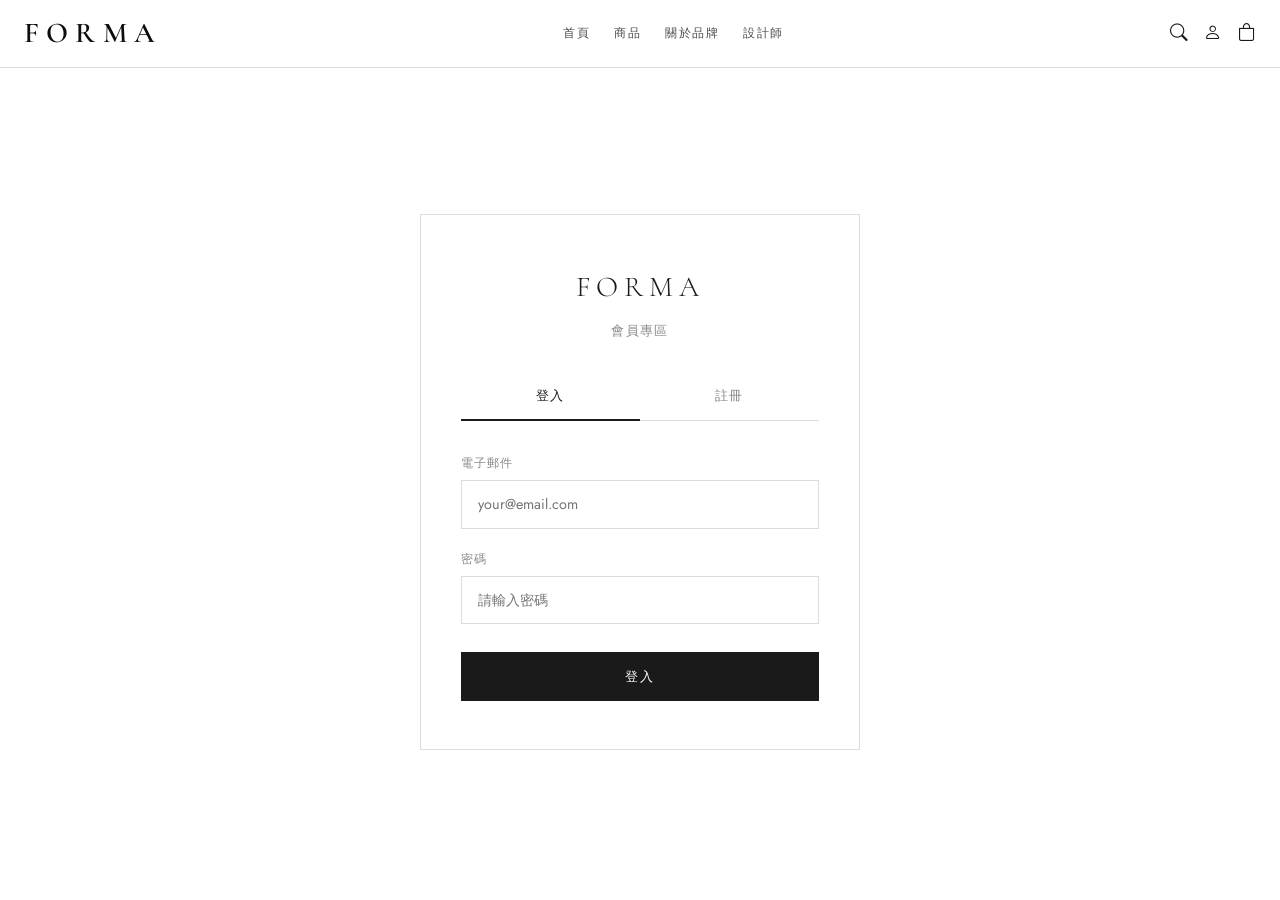
<file: account.html>
<!DOCTYPE html>
<html lang="zh-TW">
<head>
  <meta charset="UTF-8">
  <meta name="viewport" content="width=device-width, initial-scale=1.0">
  <title>我的帳號 — FORMA</title>
  <link rel="preconnect" href="https://fonts.googleapis.com">
  <link href="https://fonts.googleapis.com/css2?family=Cormorant+Garamond:ital,wght@0,300;0,400;0,600;1,300;1,400&family=Jost:wght@200;300;400;500&display=swap" rel="stylesheet">
  <link rel="stylesheet" href="https://cdn.jsdelivr.net/npm/bootstrap@5.3.0/dist/css/bootstrap.min.css">
  <link rel="stylesheet" href="https://cdn.jsdelivr.net/npm/bootstrap-icons@1.11.0/font/bootstrap-icons.css">
  <link rel="stylesheet" href="style.css">
  <style>
    .account-wrap { max-width: 760px; margin: 0 auto; padding: 3rem 1rem; }
    .account-header {
      display: flex; align-items: center; justify-content: space-between;
      border-bottom: 1px solid var(--color-border); padding-bottom: 1.5rem; margin-bottom: 2rem;
    }
    .account-name {
      font-family: var(--font-display); font-weight: 300;
      font-size: 1.8rem; letter-spacing: .05em;
    }
    .account-email { font-size: .8rem; color: var(--color-muted); margin-top: .2rem; }
    .logout-btn {
      background: none; border: 1px solid var(--color-border);
      padding: .4rem 1rem; font-size: .75rem; letter-spacing: .08em;
      text-transform: uppercase; cursor: pointer; transition: all .2s;
    }
    .logout-btn:hover { background: var(--color-dark); color: #fff; border-color: var(--color-dark); }
    .orders-title {
      font-size: .75rem; letter-spacing: .12em; text-transform: uppercase;
      color: var(--color-muted); margin-bottom: 1.2rem;
    }
    .order-card {
      border: 1px solid var(--color-border); padding: 1.5rem;
      margin-bottom: 1rem; transition: border-color .2s;
    }
    .order-card:hover { border-color: var(--color-dark); }
    .order-meta {
      display: flex; justify-content: space-between; align-items: center;
      margin-bottom: 1rem; flex-wrap: wrap; gap: .5rem;
    }
    .order-id { font-size: .75rem; letter-spacing: .08em; color: var(--color-muted); }
    .order-date { font-size: .8rem; color: var(--color-muted); }
    .order-total { font-weight: 500; font-size: .95rem; }
    .order-item-row {
      display: flex; justify-content: space-between;
      font-size: .85rem; padding: .3rem 0;
      border-bottom: 1px solid var(--color-bg);
    }
    .order-item-row:last-child { border-bottom: none; }
    .order-item-name { color: var(--color-dark); }
    .order-item-price { color: var(--color-muted); }
    .no-orders {
      text-align: center; padding: 4rem 0; color: var(--color-muted);
    }
    .no-orders i { font-size: 3rem; display: block; margin-bottom: 1rem; opacity: .3; }
  </style>
</head>
<body>

  <!-- NAVBAR -->
  <nav class="navbar navbar-expand-lg sticky-top forma-nav">
    <div class="container-fluid px-4">
      <a class="navbar-brand forma-logo" href="index.html">FORMA</a>
      <button class="navbar-toggler border-0" type="button" data-bs-toggle="collapse" data-bs-target="#navMenu">
        <i class="bi bi-list fs-4"></i>
      </button>
      <div class="collapse navbar-collapse" id="navMenu">
        <ul class="navbar-nav mx-auto gap-4">
          <li class="nav-item"><a class="nav-link" href="index.html">首頁</a></li>
          <li class="nav-item"><a class="nav-link" href="products.html">商品</a></li>
          <li class="nav-item"><a class="nav-link" href="#">關於品牌</a></li>
          <li class="nav-item"><a class="nav-link" href="#">設計師</a></li>
        </ul>
        <div class="d-flex align-items-center gap-3">
          <a href="#" class="nav-icon"><i class="bi bi-search"></i></a>
          <a href="#" class="nav-icon"><i class="bi bi-person"></i></a>
          <a href="cart.html" class="nav-icon cart-icon">
            <i class="bi bi-bag"></i>
            <span class="cart-badge" id="cartCount">0</span>
          </a>
        </div>
      </div>
    </div>
  </nav>

  <div class="account-wrap">
    <div class="account-header">
      <div>
        <div class="account-name" id="accName">—</div>
        <div class="account-email" id="accEmail">—</div>
      </div>
      <button class="logout-btn" onclick="logout()">登出</button>
    </div>

    <p class="orders-title">購買紀錄</p>
    <div id="orderList"></div>
  </div>

  <footer class="forma-footer">
    <div class="container">
      <div class="footer-bottom py-4">
        <p>© 2025 FORMA. All rights reserved.</p>
      </div>
    </div>
  </footer>

  <script src="https://cdn.jsdelivr.net/npm/bootstrap@5.3.0/dist/js/bootstrap.bundle.min.js"></script>
  <script src="cart.js"></script>
  <script src="auth.js"></script>
  <script>
    // 未登入則導向登入頁
    const user = getCurrentUser();
    if (!user) {
      sessionStorage.setItem('loginRedirect', 'account.html');
      window.location.href = 'login.html';
    }

    document.getElementById('accName').textContent  = user?.name  || '';
    document.getElementById('accEmail').textContent = user?.email || '';

    const orderList = document.getElementById('orderList');

    // 顯示載入中
    orderList.innerHTML = `<p style="color:var(--color-muted);text-align:center;padding:2rem;">載入中...</p>`;

    // 從後端 API 取得訂單（需要 JWT token）
    authFetch(`${API_BASE}/api/orders`)
      .then(res => {
        if (!res.ok) throw new Error('無法取得訂單');
        return res.json();
      })
      .then(orders => {
        if (orders.length === 0) {
          orderList.innerHTML = `
            <div class="no-orders">
              <i class="bi bi-bag-x"></i>
              <p>目前還沒有任何訂單</p>
              <a href="products.html" class="btn-forma mt-3 d-inline-block">開始選購</a>
            </div>`;
        } else {
          orderList.innerHTML = orders.map(o => `
            <div class="order-card">
              <div class="order-meta">
                <span class="order-id">${o.id}</span>
                <span class="order-date">${o.date}</span>
                <span class="order-total">NT$ ${Number(o.total).toLocaleString()}</span>
              </div>
              ${o.items.map(item => `
                <div class="order-item-row">
                  <span class="order-item-name">
                    ${item.brand ? item.brand + ' · ' : ''}${item.productName} × ${item.qty}
                    ${item.color ? `<span style="color:var(--color-muted);font-size:.78rem;">（${[item.color, item.wood].filter(Boolean).join(' · ')}）</span>` : ''}
                  </span>
                  <span class="order-item-price">NT$ ${(Number(item.price) * item.qty).toLocaleString()}</span>
                </div>
              `).join('')}
            </div>
          `).join('');
        }
      })
      .catch(() => {
        orderList.innerHTML = `<p style="color:#c0392b;text-align:center;padding:2rem;">無法連線到伺服器，請確認後端已啟動。</p>`;
      });
  </script>
</body>
</html>
</file>
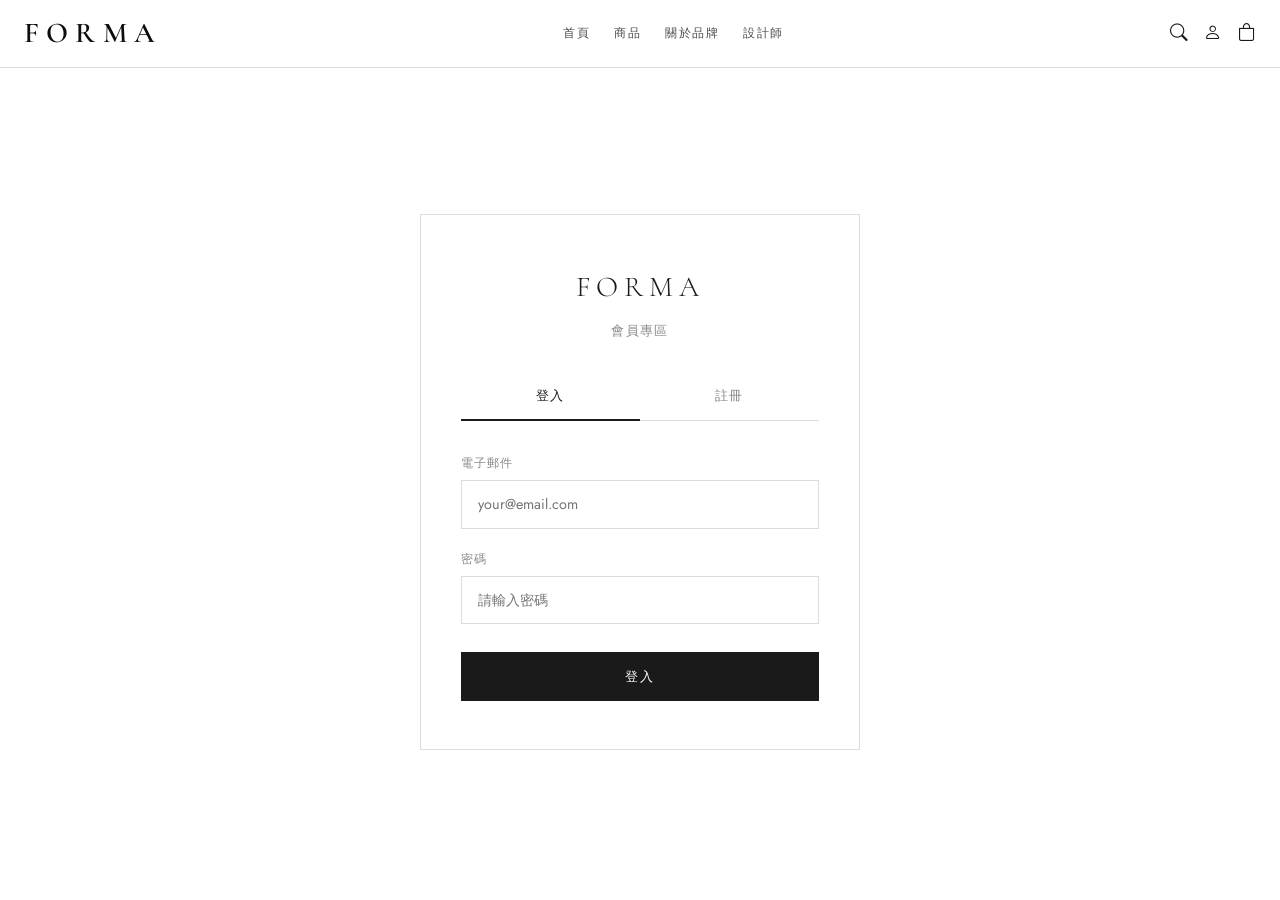
<file: admin.html>
<!DOCTYPE html>
<html lang="zh-TW">

<head>
  <meta charset="UTF-8">
  <meta name="viewport" content="width=device-width, initial-scale=1.0">
  <title>FORMA | 商家管理後台</title>
  <link href="https://cdn.jsdelivr.net/npm/bootstrap@5.3.0/dist/css/bootstrap.min.css" rel="stylesheet">
  <link href="https://cdn.jsdelivr.net/npm/bootstrap-icons@1.11.0/font/bootstrap-icons.css" rel="stylesheet">
  <link
    href="https://fonts.googleapis.com/css2?family=Cormorant+Garamond:wght@400;600&family=Jost:wght@300;400;500&display=swap"
    rel="stylesheet">
  <style>
    :root {
      --bg: #141414;
      --sidebar: #171717;
      --card: #1f1f1f;
      --card-hover: #262626;
      --border: #333333;
      /* 原 #2a2a2a 太暗，調亮以增加卡片邊界感 */
      --border-strong: #444444;
      --text: #f0ead9;
      /* 原 #e8e0d4 微調更亮 */
      --text-soft: #c8c1b3;
      /* 新增：次要文字層級，比 muted 亮 */
      --muted: #a59d8f;
      /* 原 #7a7269 對比 3.5:1 → 新值對比 ~6:1 通過 WCAG AA */
      --accent: #d4c39e;
      /* 金色系強調色，用於 label、連結、active 狀態 */
      --accent-soft: rgba(212, 195, 158, 0.14);
      --accent-strong: #e8d4a8;
      --ok: #7cc389;
      --danger: #e07676;
    }

    * {
      box-sizing: border-box;
    }

    body {
      background: var(--bg);
      color: var(--text);
      font-family: 'Jost', sans-serif;
      font-weight: 400;
      /* 原 300 太細 → 400 更清楚 */
      font-size: 15px;
      /* 提高基礎字級（原 Bootstrap 預設 16px，Jost 偏小，補償一下） */
      line-height: 1.55;
      margin: 0;
      -webkit-font-smoothing: antialiased;
    }

    /* ── 側邊欄 ── */
    .sidebar {
      position: fixed;
      top: 0;
      left: 0;
      width: 230px;
      height: 100vh;
      background: var(--sidebar);
      border-right: 1px solid var(--border);
      display: flex;
      flex-direction: column;
      z-index: 100;
    }

    .sidebar-logo {
      padding: 28px 24px 20px;
      border-bottom: 1px solid var(--border);
    }

    .sidebar-logo .brand {
      font-family: 'Cormorant Garamond', serif;
      font-size: 1.6rem;
      letter-spacing: .2em;
      color: var(--text);
    }

    .sidebar-logo .sub {
      font-size: .72rem;
      letter-spacing: .25em;
      color: var(--accent);
      margin-top: 4px;
      text-transform: uppercase;
      font-weight: 500;
    }

    .sidebar-nav {
      padding: 16px 12px;
      flex: 1;
    }

    .nav-item {
      display: flex;
      align-items: center;
      gap: 12px;
      padding: 11px 16px;
      border-radius: 6px;
      color: var(--text-soft);
      text-decoration: none;
      font-size: .88rem;
      letter-spacing: .08em;
      text-transform: uppercase;
      transition: all .2s;
      margin-bottom: 4px;
      cursor: pointer;
      border: none;
      background: none;
      width: 100%;
      text-align: left;
      font-weight: 400;
    }

    .nav-item:hover {
      color: var(--text);
      background: rgba(255, 255, 255, .05);
    }

    .nav-item.active {
      color: var(--accent);
      background: var(--accent-soft);
      border-left: 2px solid var(--accent);
      padding-left: 14px;
    }

    .nav-item i {
      font-size: 1.05rem;
    }

    .sidebar-footer {
      padding: 18px;
      border-top: 1px solid var(--border);
      font-size: .82rem;
    }

    .sidebar-footer .admin-email {
      color: var(--text-soft);
      margin-bottom: 10px;
      overflow: hidden;
      text-overflow: ellipsis;
      white-space: nowrap;
    }

    /* ── 主內容區 ── */
    .main {
      margin-left: 230px;
      padding: 32px 36px;
      min-height: 100vh;
    }

    .page-header {
      display: flex;
      justify-content: space-between;
      align-items: center;
      margin-bottom: 28px;
    }

    .page-header h2 {
      font-family: 'Cormorant Garamond', serif;
      font-size: 2rem;
      letter-spacing: .05em;
      color: var(--text);
      margin: 0;
      font-weight: 600;
    }

    .count-badge {
      background: var(--accent-soft);
      color: var(--accent);
      font-size: .82rem;
      padding: 4px 12px;
      border-radius: 20px;
      margin-left: 10px;
      vertical-align: middle;
      font-weight: 500;
    }

    /* ── 按鈕 ── */
    .btn-primary-admin {
      background: var(--accent);
      color: #111;
      border: none;
      padding: 10px 24px;
      font-family: 'Jost', sans-serif;
      font-size: .88rem;
      letter-spacing: .12em;
      text-transform: uppercase;
      border-radius: 4px;
      cursor: pointer;
      transition: all .2s;
      font-weight: 500;
    }

    .btn-primary-admin:hover {
      background: var(--accent-strong);
      transform: translateY(-1px);
    }

    .btn-outline-admin {
      background: transparent;
      color: var(--text);
      border: 1px solid var(--border-strong);
      padding: 8px 20px;
      font-family: 'Jost', sans-serif;
      font-size: .85rem;
      letter-spacing: .1em;
      text-transform: uppercase;
      border-radius: 4px;
      cursor: pointer;
      transition: all .2s;
      font-weight: 400;
    }

    .btn-outline-admin:hover {
      border-color: var(--accent);
      color: var(--accent);
      background: var(--accent-soft);
    }

    /* ── 商品表格 ── */
    .product-table {
      width: 100%;
      border-collapse: collapse;
      font-size: .95rem;
    }

    .product-table th {
      text-transform: uppercase;
      letter-spacing: .1em;
      font-size: .78rem;
      color: var(--accent);
      font-weight: 500;
      padding: 14px 16px;
      border-bottom: 1px solid var(--border-strong);
      text-align: left;
      background: var(--accent-soft);
    }

    .product-table td {
      padding: 16px 16px;
      border-bottom: 1px solid var(--border);
      vertical-align: middle;
    }

    .product-table tr:hover td {
      background: rgba(255, 255, 255, .03);
    }

    .product-table .product-name {
      font-weight: 500;
      color: var(--text);
      font-size: 1rem;
    }

    .product-table .product-desc {
      font-size: .85rem;
      color: var(--text-soft);
      margin-top: 4px;
      line-height: 1.5;
    }

    .product-thumb {
      width: 60px;
      height: 60px;
      object-fit: cover;
      border-radius: 5px;
      background: var(--border);
      border: 1px solid var(--border);
    }

    .cat-badge {
      display: inline-block;
      padding: 4px 12px;
      border-radius: 3px;
      font-size: .78rem;
      letter-spacing: .08em;
      text-transform: uppercase;
      border: 1px solid var(--border-strong);
      color: var(--text-soft);
      font-weight: 400;
    }

    .stock-badge {
      font-size: .82rem;
      letter-spacing: .05em;
      font-weight: 500;
    }

    .stock-yes {
      color: var(--ok);
    }

    .stock-no {
      color: var(--danger);
    }

    .action-btn {
      border: 1px solid var(--border-strong);
      background: transparent;
      color: var(--text-soft);
      padding: 6px 14px;
      border-radius: 4px;
      font-size: .82rem;
      cursor: pointer;
      transition: all .15s;
      margin-right: 4px;
      font-weight: 400;
    }

    .action-btn:hover {
      color: var(--accent);
      border-color: var(--accent);
      background: var(--accent-soft);
    }

    .action-btn.del:hover {
      color: var(--danger);
      border-color: var(--danger);
      background: rgba(224, 118, 118, 0.08);
    }

    .empty-row td {
      text-align: center;
      color: var(--muted);
      padding: 60px;
      font-size: .95rem;
    }

    /* ── Modal ── */
    .modal-content {
      background: var(--card);
      color: var(--text);
      border: 1px solid var(--border);
      border-radius: 8px;
    }

    .modal-header,
    .modal-footer {
      border-color: var(--border) !important;
    }

    .modal-title {
      font-family: 'Cormorant Garamond', serif;
      font-size: 1.5rem;
      letter-spacing: .05em;
      font-weight: 600;
      color: var(--text);
    }

    .form-label {
      font-size: .82rem;
      letter-spacing: .1em;
      text-transform: uppercase;
      color: var(--accent);
      margin-bottom: 8px;
      font-weight: 500;
    }

    .form-control,
    .form-select {
      background: #0e0e0e !important;
      color: var(--text) !important;
      border-color: var(--border-strong) !important;
      font-family: 'Jost', sans-serif;
      font-size: .95rem;
      padding: 9px 12px;
    }

    .form-control-sm,
    .form-select-sm {
      font-size: .88rem !important;
      padding: 6px 10px !important;
    }

    .form-control:focus,
    .form-select:focus {
      box-shadow: 0 0 0 2px rgba(212, 195, 158, .3);
      border-color: var(--accent) !important;
    }

    .form-control::placeholder {
      color: var(--muted) !important;
      opacity: .9;
    }

    .form-check-label {
      color: var(--text);
      font-size: .95rem;
    }

    .form-check-input:checked {
      background-color: var(--accent);
      border-color: var(--accent);
    }

    /* 圖片上傳區 */
    .upload-zone {
      border: 1.5px dashed var(--border-strong);
      border-radius: 8px;
      padding: 28px 20px;
      text-align: center;
      cursor: pointer;
      transition: border-color .2s, background .2s;
      color: var(--text-soft);
      font-size: .92rem;
    }

    .upload-zone:hover {
      border-color: var(--accent);
      background: rgba(200, 184, 154, .04);
      color: var(--text);
    }

    .upload-zone input[type="file"] {
      display: none;
    }

    /* 顏色款式列 */
    .variant-row {
      background: rgba(255, 255, 255, .04);
      border: 1px solid var(--border-strong);
      border-radius: 8px;
      padding: 12px 14px;
      margin-bottom: 10px;
      display: flex;
      gap: 10px;
      align-items: center;
    }

    .variant-preview {
      width: 48px;
      height: 48px;
      object-fit: cover;
      border-radius: 6px;
      background: var(--border-strong);
      flex-shrink: 0;
    }

    .variant-upload-btn {
      white-space: nowrap;
      border: 1px solid var(--border-strong);
      background: transparent;
      color: var(--text-soft);
      padding: 7px 14px;
      border-radius: 6px;
      font-size: .85rem;
      font-weight: 500;
      cursor: pointer;
      transition: all .15s;
      flex-shrink: 0;
    }

    .variant-upload-btn:hover {
      color: var(--accent);
      border-color: var(--accent);
    }

    .variant-del-btn {
      border: none;
      background: transparent;
      color: var(--text-soft);
      padding: 6px 10px;
      font-size: 1rem;
      cursor: pointer;
      transition: color .15s;
      flex-shrink: 0;
    }

    .variant-del-btn:hover {
      color: #e06c6c;
    }

    /* 設定頁 */
    .setting-card {
      background: var(--card);
      border: 1px solid var(--border-strong);
      border-radius: 10px;
      padding: 32px;
      max-width: 520px;
      margin-bottom: 24px;
      box-shadow: 0 2px 8px rgba(0, 0, 0, .2);
    }

    .setting-card h5 {
      font-family: 'Cormorant Garamond', serif;
      font-size: 1.4rem;
      letter-spacing: .05em;
      color: var(--accent);
      margin-bottom: 8px;
    }

    .setting-card p {
      font-size: .92rem;
      color: var(--text-soft);
      margin-bottom: 22px;
      line-height: 1.6;
    }

    /* 通知 Toast */
    .toast-container {
      position: fixed;
      top: 20px;
      right: 20px;
      z-index: 9999;
    }

    .admin-toast {
      background: var(--card);
      border: 1px solid var(--border-strong);
      color: var(--text);
      padding: 14px 22px;
      border-radius: 8px;
      font-size: .95rem;
      font-weight: 500;
      box-shadow: 0 4px 24px rgba(0, 0, 0, .6);
      animation: slideIn .2s ease;
      margin-bottom: 8px;
    }

    .admin-toast.success {
      border-left: 4px solid #6dbf87;
    }

    .admin-toast.error {
      border-left: 4px solid #e06c6c;
    }

    @keyframes slideIn {
      from {
        opacity: 0;
        transform: translateX(20px);
      }

      to {
        opacity: 1;
        transform: translateX(0);
      }
    }

    /* 載入中 */
    .loading-row td {
      text-align: center;
      padding: 60px;
      color: var(--text-soft);
      font-size: .95rem;
    }
  </style>
</head>

<body>

  <!-- ─── 通知 Toast ─── -->
  <div class="toast-container" id="toastContainer"></div>

  <!-- ─── 側邊欄 ─── -->
  <aside class="sidebar">
    <div class="sidebar-logo">
      <div class="brand">FORMA</div>
      <div class="sub">Admin Panel</div>
    </div>
    <nav class="sidebar-nav">
      <button class="nav-item active" onclick="showSection('products', this)">
        <i class="bi bi-grid-3x3-gap"></i> 商品管理
      </button>
      <button class="nav-item" onclick="showSection('orders', this)">
        <i class="bi bi-receipt"></i> 訂單查覽
      </button>
      <button class="nav-item" onclick="showSection('brands', this)">
        <i class="bi bi-building"></i> 品牌管理
      </button>
      <button class="nav-item" onclick="showSection('designers', this)">
        <i class="bi bi-person-badge"></i> 設計師管理
      </button>
      <button class="nav-item" onclick="showSection('settings', this)">
        <i class="bi bi-gear"></i> 設定
      </button>
    </nav>
    <div class="sidebar-footer">
      <div class="admin-email" id="adminEmail">載入中...</div>
      <a href="index.html" class="btn-outline-admin d-block text-center text-decoration-none">
        ← 返回網站
      </a>
    </div>
  </aside>

  <!-- ─── 主內容區 ─── -->
  <main class="main">

    <!-- 商品管理 -->
    <section id="section-products">
      <div class="page-header">
        <h2>商品管理 <span class="count-badge" id="productCount">0</span></h2>
        <button class="btn-primary-admin" onclick="openAddModal()">
          <i class="bi bi-plus-lg me-1"></i> 新增商品
        </button>
      </div>

      <div style="overflow-x:auto;">
        <table class="product-table">
          <thead>
            <tr>
              <th style="width:70px;">圖片</th>
              <th>商品資訊</th>
              <th>品牌</th>
              <th>類別</th>
              <th>售價</th>
              <th>庫存</th>
              <th style="width:130px;">操作</th>
            </tr>
          </thead>
          <tbody id="productTableBody">
            <tr class="loading-row">
              <td colspan="7"><i class="bi bi-arrow-repeat me-2"></i>載入中...</td>
            </tr>
          </tbody>
        </table>
      </div>
    </section>

    <!-- 訂單查覽 -->
    <section id="section-orders" style="display:none;">
      <div class="page-header" style="margin-bottom: 16px;">
        <h2>訂單查覽</h2>
      </div>

      <div class="mb-4 d-flex gap-2 flex-wrap" id="orderFilterTabs">
        <button class="btn-primary-admin" onclick="filterOrders('全部', this)">全部</button>
        <button class="btn-outline-admin" onclick="filterOrders('待處理', this)">待處理</button>
        <button class="btn-outline-admin" onclick="filterOrders('確認配送方式', this)">確認配送</button>
        <button class="btn-outline-admin" onclick="filterOrders('配送中', this)">配送中</button>
        <button class="btn-outline-admin" onclick="filterOrders('已送達', this)">已送達</button>
      </div>

      <div id="orderContent">
        <div style="color:var(--muted); font-size:.9rem; padding:40px 0;">載入中…</div>
      </div>
    </section>

    <!-- 設定 -->
    <section id="section-settings" style="display:none;">
      <div class="page-header">
        <h2>設定</h2>
      </div>

      <div class="setting-card">
        <h5><i class="bi bi-shield-lock me-2"></i>升級管理員帳號</h5>
        <p>輸入要升級的帳號 Email 與管理員設定密碼（在 application.properties 的 <code>app.admin-setup-secret</code>）</p>
        <div class="mb-3">
          <label class="form-label">帳號 Email</label>
          <input type="email" class="form-control" id="setupEmail" placeholder="admin@forma.com">
        </div>
        <div class="mb-3">
          <label class="form-label">管理員設定密碼</label>
          <input type="password" class="form-control" id="setupSecret" placeholder="FORMA_ADMIN_2025">
        </div>
        <button class="btn-primary-admin" onclick="setupAdmin()">升級為管理員</button>
      </div>

      <div class="setting-card">
        <h5><i class="bi bi-door-open me-2"></i>登出</h5>
        <p>登出後台，返回一般會員狀態。</p>
        <button class="btn-outline-admin" onclick="doLogout()">登出後台</button>
      </div>
    </section>

    <!-- 品牌管理 -->
    <section id="section-brands" style="display:none;">
      <div class="page-header">
        <h2>品牌管理 <span class="count-badge" id="brandCount">0</span></h2>
        <button class="btn-primary-admin" onclick="openAddBrandModal()">
          <i class="bi bi-plus-lg me-1"></i> 新增品牌
        </button>
      </div>
      <div style="overflow-x:auto;">
        <table class="product-table">
          <thead>
            <tr>
              <th>品牌名稱</th>
              <th>國家</th>
              <th>創立年份</th>
              <th>Tagline</th>
              <th style="width:130px;">操作</th>
            </tr>
          </thead>
          <tbody id="brandTableBody">
            <tr class="loading-row">
              <td colspan="5"><i class="bi bi-arrow-repeat me-2"></i>載入中...</td>
            </tr>
          </tbody>
        </table>
      </div>
    </section>

    <!-- 設計師管理 -->
    <section id="section-designers" style="display:none;">
      <div class="page-header">
        <h2>設計師管理 <span class="count-badge" id="designerCount">0</span></h2>
        <button class="btn-primary-admin" onclick="openAddDesignerModal()">
          <i class="bi bi-plus-lg me-1"></i> 新增設計師
        </button>
      </div>
      <div style="overflow-x:auto;">
        <table class="product-table">
          <thead>
            <tr>
              <th>姓名</th>
              <th>國籍</th>
              <th>生卒年</th>
              <th>合作品牌</th>
              <th style="width:130px;">操作</th>
            </tr>
          </thead>
          <tbody id="designerTableBody">
            <tr class="loading-row">
              <td colspan="5"><i class="bi bi-arrow-repeat me-2"></i>載入中...</td>
            </tr>
          </tbody>
        </table>
      </div>
    </section>

  </main>

  <!-- ─── 新增 / 編輯商品 Modal ─── -->
  <div class="modal fade" id="productModal" tabindex="-1">
    <div class="modal-dialog modal-lg modal-dialog-scrollable">
      <div class="modal-content">
        <div class="modal-header">
          <h5 class="modal-title" id="modalTitle">新增商品</h5>
          <button type="button" class="btn-close btn-close-white" data-bs-dismiss="modal"></button>
        </div>
        <div class="modal-body p-4">
          <form id="productForm" onsubmit="return false;">

            <!-- 基本資料 -->
            <div class="row g-3 mb-4">
              <div class="col-md-8">
                <label class="form-label">商品名稱 *</label>
                <input type="text" class="form-control" id="f_name" placeholder="例：Eames Lounge Chair" required>
              </div>
              <div class="col-md-4">
                <label class="form-label">品牌</label>
                <input type="text" class="form-control" id="f_brand" placeholder="例：Herman Miller">
              </div>
              <div class="col-md-4">
                <label class="form-label">設計師</label>
                <input type="text" class="form-control" id="f_designer" placeholder="例：Charles Eames">
              </div>
              <div class="col-md-4">
                <label class="form-label">類別</label>
                <select class="form-select" id="f_category">
                  <option value="">未分類</option>
                  <option value="chair">椅子</option>
                  <option value="sofa">沙發</option>
                  <option value="table">桌子</option>
                  <option value="storage">收納</option>
                </select>
              </div>
              <div class="col-md-4">
                <label class="form-label">售價 (NT$) *</label>
                <input type="number" class="form-control" id="f_price" min="0" placeholder="128000" required>
              </div>
              <div class="col-md-4 d-flex align-items-end">
                <div class="form-check form-switch">
                  <input class="form-check-input" type="checkbox" id="f_inStock" checked>
                  <label class="form-check-label" for="f_inStock" style="font-size:.82rem;">有現貨</label>
                </div>
              </div>

              <!-- 首頁展示設定（3 個獨立 checkbox） -->
              <div class="col-12">
                <label class="form-label mb-2" style="font-size:.82rem;">首頁展示（可多選）</label>
                <div class="d-flex gap-4 flex-wrap" style="font-size:.82rem;">
                  <div class="form-check form-switch">
                    <input class="form-check-input" type="checkbox" id="f_isFeatured">
                    <label class="form-check-label" for="f_isFeatured">本季主打</label>
                  </div>
                  <div class="form-check form-switch">
                    <input class="form-check-input" type="checkbox" id="f_isClassic">
                    <label class="form-check-label" for="f_isClassic">設計經典</label>
                  </div>
                  <div class="form-check form-switch">
                    <input class="form-check-input" type="checkbox" id="f_isHero">
                    <label class="form-check-label" for="f_isHero">Hero 大輪播</label>
                  </div>
                </div>
              </div>

              <div class="col-12">
                <label class="form-label">商品說明</label>
                <textarea class="form-control" id="f_description" rows="3" placeholder="描述材質、尺寸、設計故事..."></textarea>
              </div>
            </div>

            <!-- 主圖 -->
            <div class="mb-4">
              <label class="form-label">主圖（顯示於列表頁）</label>
              <div class="d-flex gap-3 align-items-start">
                <div class="flex-grow-1">
                  <input type="text" class="form-control mb-2" id="f_mainImage" placeholder="貼上圖片 URL，或點右側「上傳」"
                    oninput="updateMainPreview(this.value)">
                  <label class="upload-zone" style="padding:12px; text-align:left;">
                    <i class="bi bi-cloud-upload me-2"></i>
                    <span style="font-size:.8rem; color:var(--muted);">點擊選擇圖片上傳（JPG / PNG）</span>
                    <input type="file" accept="image/*" onchange="uploadMainImage(this)">
                  </label>
                </div>
                <div style="flex-shrink:0;">
                  <img id="mainImagePreview" src=""
                    style="width:110px; height:110px; object-fit:cover; border-radius:6px; background:var(--border); display:none;">
                  <div id="mainImagePlaceholder"
                    style="width:110px; height:110px; background:var(--border); border-radius:6px; display:flex; align-items:center; justify-content:center;">
                    <i class="bi bi-image" style="font-size:2rem; color:var(--muted);"></i>
                  </div>
                </div>
              </div>
            </div>

            <!-- 商品輪播圖 -->
            <div class="mb-2">
              <div class="d-flex justify-content-between align-items-center mb-3">
                <div>
                  <label class="form-label mb-0">商品輪播圖</label>
                  <div style="font-size:.73rem; color:var(--muted); margin-top:2px;">
                    額外的產品照片（不同角度），會顯示在詳情頁主圖下方的縮圖列。少於 2 張時不顯示縮圖列。
                  </div>
                </div>
                <button type="button" class="btn-outline-admin" onclick="addGalleryRow()">
                  <i class="bi bi-plus"></i> 新增圖片
                </button>
              </div>
              <div id="galleryRows"></div>
              <div id="galleryEmpty"
                style="font-size:.8rem; color:var(--muted); padding:16px; text-align:center; border:1px dashed var(--border); border-radius:6px;">
                尚未新增輪播圖 — 僅會顯示主圖
              </div>
            </div>

            <!-- 顏色款式 -->
            <div class="mb-2 mt-4">
              <div class="d-flex justify-content-between align-items-center mb-3">
                <div>
                  <label class="form-label mb-0">顏色款式</label>
                  <div style="font-size:.73rem; color:var(--muted); margin-top:2px;">
                    每種顏色需填名稱+色碼（hex），可選擇上傳對應圖片（點擊顏色時切換主圖）
                  </div>
                </div>
                <button type="button" class="btn-outline-admin" onclick="addVariantRow()">
                  <i class="bi bi-plus"></i> 新增顏色
                </button>
              </div>
              <div id="variantRows"></div>
              <div id="variantEmpty"
                style="font-size:.8rem; color:var(--muted); padding:16px; text-align:center; border:1px dashed var(--border); border-radius:6px;">
                尚未新增顏色款式 — 點「新增顏色」開始設定
              </div>
            </div>

            <!-- 木材款式 -->
            <div class="mb-2 mt-4">
              <div class="d-flex justify-content-between align-items-center mb-3">
                <div>
                  <label class="form-label mb-0">木材款式</label>
                  <div style="font-size:.73rem; color:var(--muted); margin-top:2px;">
                    商品頁會顯示可選的木材名稱（例如：黑胡桃木、白梣木）
                  </div>
                </div>
                <button type="button" class="btn-outline-admin" onclick="addWoodRow()">
                  <i class="bi bi-plus"></i> 新增木材
                </button>
              </div>
              <div id="woodRows"></div>
              <div id="woodEmpty"
                style="font-size:.8rem; color:var(--muted); padding:16px; text-align:center; border:1px dashed var(--border); border-radius:6px;">
                尚未新增木材款式 — 點「新增木材」開始設定
              </div>
            </div>

          </form>
        </div>
        <div class="modal-footer">
          <button type="button" class="btn-outline-admin" data-bs-dismiss="modal">取消</button>
          <button type="button" class="btn-primary-admin" id="saveBtn" onclick="saveProduct()">
            <i class="bi bi-check-lg me-1"></i> 儲存商品
          </button>
        </div>
      </div>
    </div>
  </div>

  <!-- ─── 刪除確認 Modal ─── -->
  <div class="modal fade" id="deleteModal" tabindex="-1">
    <div class="modal-dialog modal-sm modal-dialog-centered">
      <div class="modal-content text-center">
        <div class="modal-body py-4 px-4">
          <i class="bi bi-exclamation-triangle"
            style="font-size:2.5rem; color:#c0392b; display:block; margin-bottom:16px;"></i>
          <p style="font-size:.95rem; margin-bottom:4px;">確定要刪除這項商品？</p>
          <p style="font-size:.78rem; color:var(--muted);">此操作無法復原</p>
        </div>
        <div class="modal-footer justify-content-center border-0 pb-4">
          <button class="btn-outline-admin" data-bs-dismiss="modal">取消</button>
          <button class="btn-primary-admin" id="confirmDeleteBtn"
            style="background:#c0392b; margin-left:8px;">刪除</button>
        </div>
      </div>
    </div>
  </div>

  <!-- ─── 新增 / 編輯品牌 Modal ─── -->
  <div class="modal fade" id="brandModal" tabindex="-1">
    <div class="modal-dialog modal-lg modal-dialog-scrollable">
      <div class="modal-content">
        <div class="modal-header">
          <h5 class="modal-title" id="brandModalTitle">新增品牌</h5>
          <button type="button" class="btn-close btn-close-white" data-bs-dismiss="modal"></button>
        </div>
        <div class="modal-body p-4">
          <form id="brandForm" onsubmit="return false;">
            <div class="row g-3">
              <div class="col-md-6">
                <label class="form-label">品牌名稱 *</label>
                <input type="text" class="form-control" id="bf_name" placeholder="例：Fritz Hansen" required>
              </div>
              <div class="col-md-3">
                <label class="form-label">國家</label>
                <input type="text" class="form-control" id="bf_country" placeholder="例：丹麥">
              </div>
              <div class="col-md-3">
                <label class="form-label">創立年份</label>
                <input type="number" class="form-control" id="bf_foundedYear" placeholder="例：1872">
              </div>
              <div class="col-12">
                <label class="form-label">Tagline（品牌一句話）</label>
                <input type="text" class="form-control" id="bf_tagline" placeholder="例：北歐現代設計的百年傳承">
              </div>
              <div class="col-12">
                <label class="form-label">品牌描述</label>
                <textarea class="form-control" id="bf_description" rows="4" placeholder="品牌故事、歷史、代表作..."></textarea>
              </div>
              <div class="col-12">
                <label class="form-label">官網 URL</label>
                <input type="url" class="form-control" id="bf_websiteUrl" placeholder="https://www.example.com">
              </div>
              <div class="col-md-6">
                <label class="form-label">Logo</label>
                <div style="display:flex; gap:.75rem; align-items:flex-start;">
                  <div style="flex:1;">
                    <input type="text" class="form-control mb-2" id="bf_logoUrl" placeholder="圖片網址" oninput="updateImgPreview('bf_logoUrl','bf_logoPreview','bf_logoPlaceholder')">
                    <label class="upload-zone" style="padding:10px; text-align:left; cursor:pointer;">
                      <i class="bi bi-cloud-upload me-1"></i>
                      <span style="font-size:.78rem; color:var(--muted);">點擊上傳本機圖片</span>
                      <input type="file" accept="image/*" onchange="uploadBrandImage(this,'bf_logoUrl','bf_logoPreview','bf_logoPlaceholder')">
                    </label>
                  </div>
                  <div style="flex-shrink:0;">
                    <img id="bf_logoPreview" src="" style="width:80px;height:80px;object-fit:cover;border-radius:6px;background:var(--border);display:none;">
                    <div id="bf_logoPlaceholder" style="width:80px;height:80px;background:var(--border);border-radius:6px;display:flex;align-items:center;justify-content:center;">
                      <i class="bi bi-image" style="font-size:1.5rem;color:var(--muted);"></i>
                    </div>
                  </div>
                </div>
              </div>
              <div class="col-md-6">
                <label class="form-label">封面圖</label>
                <div style="display:flex; gap:.75rem; align-items:flex-start;">
                  <div style="flex:1;">
                    <input type="text" class="form-control mb-2" id="bf_coverImageUrl" placeholder="圖片網址" oninput="updateImgPreview('bf_coverImageUrl','bf_coverPreview','bf_coverPlaceholder')">
                    <label class="upload-zone" style="padding:10px; text-align:left; cursor:pointer;">
                      <i class="bi bi-cloud-upload me-1"></i>
                      <span style="font-size:.78rem; color:var(--muted);">點擊上傳本機圖片</span>
                      <input type="file" accept="image/*" onchange="uploadBrandImage(this,'bf_coverImageUrl','bf_coverPreview','bf_coverPlaceholder')">
                    </label>
                  </div>
                  <div style="flex-shrink:0;">
                    <img id="bf_coverPreview" src="" style="width:80px;height:80px;object-fit:cover;border-radius:6px;background:var(--border);display:none;">
                    <div id="bf_coverPlaceholder" style="width:80px;height:80px;background:var(--border);border-radius:6px;display:flex;align-items:center;justify-content:center;">
                      <i class="bi bi-image" style="font-size:1.5rem;color:var(--muted);"></i>
                    </div>
                  </div>
                </div>
              </div>
              <div class="col-md-3">
                <label class="form-label">排序</label>
                <input type="number" class="form-control" id="bf_sortOrder" value="99" min="1">
              </div>
            </div>
          </form>
        </div>
        <div class="modal-footer">
          <button type="button" class="btn-outline-admin" data-bs-dismiss="modal">取消</button>
          <button type="button" class="btn-primary-admin" onclick="saveBrand()">
            <i class="bi bi-check-lg me-1"></i> 儲存品牌
          </button>
        </div>
      </div>
    </div>
  </div>

  <!-- ─── 新增 / 編輯設計師 Modal ─── -->
  <div class="modal fade" id="designerModal" tabindex="-1">
    <div class="modal-dialog modal-lg modal-dialog-scrollable">
      <div class="modal-content">
        <div class="modal-header">
          <h5 class="modal-title" id="designerModalTitle">新增設計師</h5>
          <button type="button" class="btn-close btn-close-white" data-bs-dismiss="modal"></button>
        </div>
        <div class="modal-body p-4">
          <form id="designerForm" onsubmit="return false;">
            <div class="row g-3">
              <div class="col-md-6">
                <label class="form-label">姓名 *</label>
                <input type="text" class="form-control" id="df_name" placeholder="例：Hans J. Wegner" required>
              </div>
              <div class="col-md-6">
                <label class="form-label">國籍</label>
                <input type="text" class="form-control" id="df_nationality" placeholder="例：丹麥">
              </div>
              <div class="col-md-3">
                <label class="form-label">出生年</label>
                <input type="number" class="form-control" id="df_birthYear" placeholder="例：1914">
              </div>
              <div class="col-md-3">
                <label class="form-label">逝世年（在世留空）</label>
                <input type="number" class="form-control" id="df_deathYear" placeholder="例：2007">
              </div>
              <div class="col-12">
                <label class="form-label">Tagline</label>
                <input type="text" class="form-control" id="df_tagline" placeholder="例：椅子的詩人">
              </div>
              <div class="col-12">
                <label class="form-label">傳記</label>
                <textarea class="form-control" id="df_biography" rows="4" placeholder="設計師生平、影響、成就..."></textarea>
              </div>
              <div class="col-12">
                <label class="form-label">合作品牌（逗號分隔）</label>
                <input type="text" class="form-control" id="df_associatedBrands"
                  placeholder="例：Carl Hansen & Søn, PP Møbler">
              </div>
              <div class="col-12">
                <label class="form-label">代表作（逗號分隔）</label>
                <input type="text" class="form-control" id="df_famousWorks"
                  placeholder="例：CH24 Wishbone Chair, PP19 Papa Bear Chair">
              </div>
              <div class="col-md-6">
                <label class="form-label">肖像圖</label>
                <div style="display:flex; gap:.75rem; align-items:flex-start;">
                  <div style="flex:1;">
                    <input type="text" class="form-control mb-2" id="df_portraitUrl" placeholder="圖片網址" oninput="updateImgPreview('df_portraitUrl','df_portraitPreview','df_portraitPlaceholder')">
                    <label class="upload-zone" style="padding:10px; text-align:left; cursor:pointer;">
                      <i class="bi bi-cloud-upload me-1"></i>
                      <span style="font-size:.78rem; color:var(--muted);">點擊上傳本機圖片</span>
                      <input type="file" accept="image/*" onchange="uploadBrandImage(this,'df_portraitUrl','df_portraitPreview','df_portraitPlaceholder')">
                    </label>
                  </div>
                  <div style="flex-shrink:0;">
                    <img id="df_portraitPreview" src="" style="width:80px;height:80px;object-fit:cover;border-radius:50%;background:var(--border);display:none;">
                    <div id="df_portraitPlaceholder" style="width:80px;height:80px;background:var(--border);border-radius:50%;display:flex;align-items:center;justify-content:center;">
                      <i class="bi bi-person" style="font-size:1.5rem;color:var(--muted);"></i>
                    </div>
                  </div>
                </div>
              </div>
              <div class="col-md-3">
                <label class="form-label">排序</label>
                <input type="number" class="form-control" id="df_sortOrder" value="99" min="1">
              </div>
            </div>
          </form>
        </div>
        <div class="modal-footer">
          <button type="button" class="btn-outline-admin" data-bs-dismiss="modal">取消</button>
          <button type="button" class="btn-primary-admin" onclick="saveDesigner()">
            <i class="bi bi-check-lg me-1"></i> 儲存設計師
          </button>
        </div>
      </div>
    </div>
  </div>

  <div class="modal fade" id="historyModal" tabindex="-1">
    <div class="modal-dialog modal-dialog-centered modal-dialog-scrollable">
      <div class="modal-content">
        <div class="modal-header border-0">
          <h5 class="modal-title" style="color:var(--accent);">訂單歷史紀錄</h5>
          <button type="button" class="btn-close btn-close-white" data-bs-dismiss="modal"></button>
        </div>
        <div class="modal-body p-4" id="historyModalBody" style="color:var(--text);">
        </div>
      </div>
    </div>
  </div>

  <script src="https://cdn.jsdelivr.net/npm/bootstrap@5.3.0/dist/js/bootstrap.bundle.min.js"></script>
  <script src="admin.js"></script>

  <div id="historyModal" class="modal fade" tabindex="-1">
    <div class="modal-dialog modal-dialog-centered modal-dialog-scrollable">
      <div class="modal-content forma-modal" style="background:var(--card); border:1px solid var(--border);">
        <div class="modal-header border-0">
          <h5 class="modal-title" style="color:var(--accent);">訂單歷史紀錄</h5>
          <button type="button" class="btn-close btn-close-white" data-bs-dismiss="modal"></button>
        </div>
        <div class="modal-body" id="historyModalBody" style="color:var(--text);">
        </div>
      </div>
    </div>
  </div>

</body>

</html>
</file>
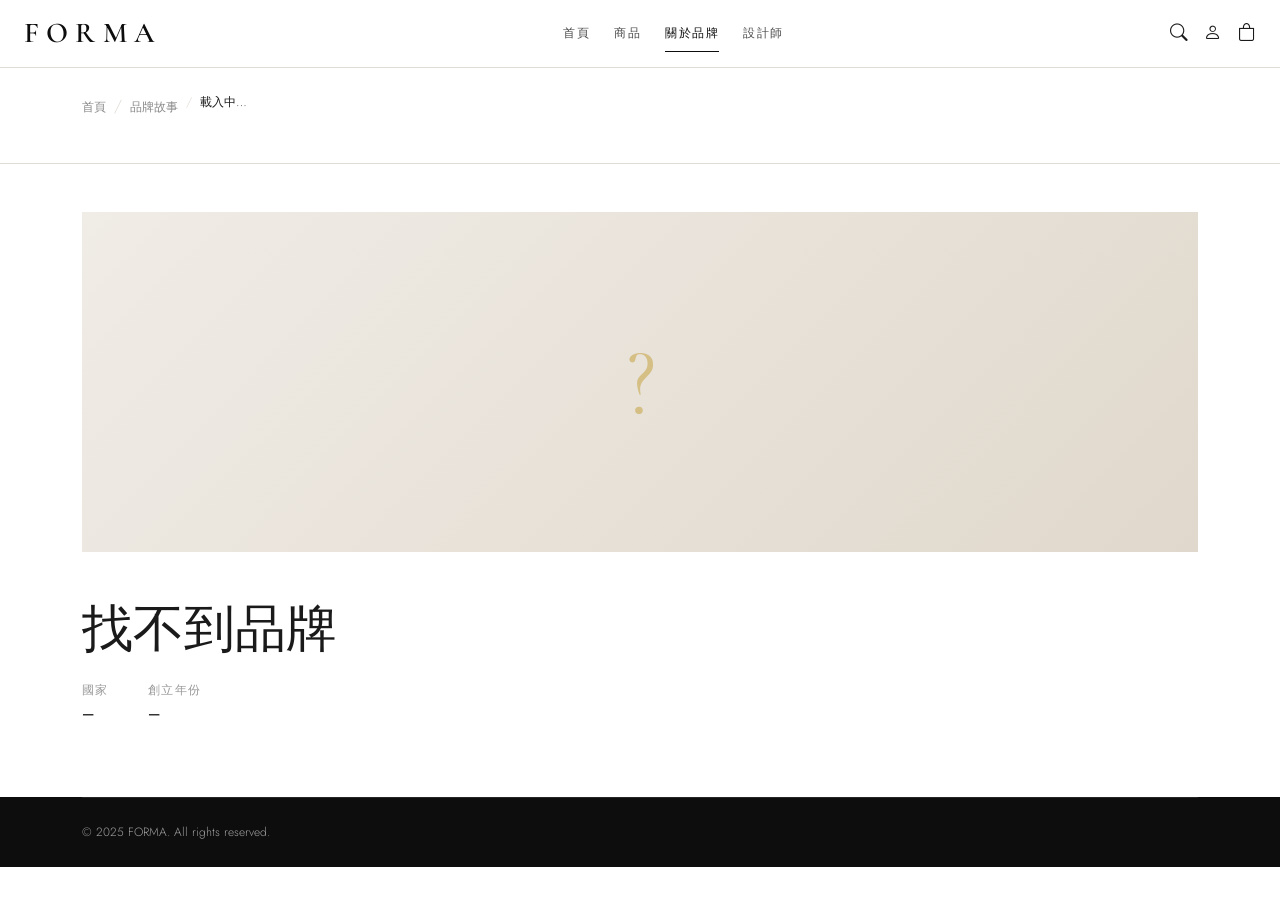
<file: brand-detail.html>
<!DOCTYPE html>
<html lang="zh-TW">
<head>
  <meta charset="UTF-8">
  <meta name="viewport" content="width=device-width, initial-scale=1.0">
  <title>品牌詳情 — FORMA</title>
  <link rel="preconnect" href="https://fonts.googleapis.com">
  <link href="https://fonts.googleapis.com/css2?family=Cormorant+Garamond:ital,wght@0,300;0,400;0,600;1,300;1,400&family=Jost:wght@200;300;400;500&display=swap" rel="stylesheet">
  <link rel="stylesheet" href="https://cdn.jsdelivr.net/npm/bootstrap@5.3.0/dist/css/bootstrap.min.css">
  <link rel="stylesheet" href="https://cdn.jsdelivr.net/npm/bootstrap-icons@1.11.0/font/bootstrap-icons.css">
  <link rel="stylesheet" href="style.css">
  <style>
    .brand-cover {
      width: 100%;
      height: 340px;
      object-fit: cover;
      background: #f0ece6;
      display: block;
    }
    .brand-cover-placeholder {
      width: 100%;
      height: 340px;
      background: linear-gradient(135deg, #f0ece6 0%, #e0d8cc 100%);
      display: flex;
      align-items: center;
      justify-content: center;
    }
    .brand-cover-placeholder .brand-initial {
      font-family: 'Cormorant Garamond', serif;
      font-size: 6rem;
      font-weight: 300;
      color: #c9a84c;
      opacity: .6;
    }
    .brand-meta-row {
      display: flex;
      gap: 2.5rem;
      flex-wrap: wrap;
      margin-top: 1.2rem;
    }
    .brand-meta-item { font-size: .85rem; }
    .brand-meta-label { color: #999; text-transform: uppercase; letter-spacing: .1em; font-size: .72rem; }
    .brand-meta-value { font-weight: 500; margin-top: 2px; }
    .brand-description { font-size: 1rem; line-height: 1.85; color: #444; margin-top: 1.5rem; }
    .brand-website-btn {
      display: inline-flex;
      align-items: center;
      gap: .4rem;
      border: 1px solid #333;
      padding: .5rem 1.2rem;
      font-size: .82rem;
      letter-spacing: .06em;
      text-decoration: none;
      color: #333;
      margin-top: 1.5rem;
      transition: background .2s, color .2s;
    }
    .brand-website-btn:hover { background: #333; color: #fff; }
  </style>
</head>
<body>

  <!-- NAVBAR -->
  <nav class="navbar navbar-expand-lg sticky-top forma-nav">
    <div class="container-fluid px-4">
      <a class="navbar-brand forma-logo" href="index.html">FORMA</a>
      <button class="navbar-toggler border-0" type="button" data-bs-toggle="collapse" data-bs-target="#navMenu">
        <i class="bi bi-list fs-4"></i>
      </button>
      <div class="collapse navbar-collapse" id="navMenu">
        <ul class="navbar-nav mx-auto gap-4">
          <li class="nav-item"><a class="nav-link" href="index.html">首頁</a></li>
          <li class="nav-item"><a class="nav-link" href="products.html">商品</a></li>
          <li class="nav-item"><a class="nav-link active" href="brands.html">關於品牌</a></li>
          <li class="nav-item"><a class="nav-link" href="designers.html">設計師</a></li>
        </ul>
        <div class="d-flex align-items-center gap-3">
          <a href="#" class="nav-icon"><i class="bi bi-search"></i></a>
          <a href="#" class="nav-icon"><i class="bi bi-person"></i></a>
          <a href="cart.html" class="nav-icon cart-icon">
            <i class="bi bi-bag"></i>
            <span class="cart-badge" id="cartCount">0</span>
          </a>
        </div>
      </div>
    </div>
  </nav>

  <!-- PAGE HEADER (breadcrumb) -->
  <div class="page-header">
    <div class="container">
      <nav aria-label="breadcrumb">
        <ol class="breadcrumb forma-breadcrumb">
          <li class="breadcrumb-item"><a href="index.html">首頁</a></li>
          <li class="breadcrumb-item"><a href="brands.html">品牌故事</a></li>
          <li class="breadcrumb-item active" id="breadcrumbName">載入中…</li>
        </ol>
      </nav>
    </div>
  </div>

  <!-- MAIN -->
  <div class="container py-5">
    <div class="row g-5">
      <!-- 封面圖 -->
      <div class="col-12">
        <div id="brandCoverWrap">
          <div class="brand-cover-placeholder">
            <span class="brand-initial" id="brandInitial">?</span>
          </div>
        </div>
      </div>

      <!-- 品牌資訊 -->
      <div class="col-12 col-lg-8">
        <h1 class="page-title mb-1" id="brandName">—</h1>
        <p class="text-muted fst-italic" id="brandTagline"></p>

        <div class="brand-meta-row">
          <div class="brand-meta-item">
            <div class="brand-meta-label">國家</div>
            <div class="brand-meta-value" id="brandCountry">—</div>
          </div>
          <div class="brand-meta-item">
            <div class="brand-meta-label">創立年份</div>
            <div class="brand-meta-value" id="brandFounded">—</div>
          </div>
        </div>

        <p class="brand-description" id="brandDescription"></p>

        <a id="brandWebsite" href="#" target="_blank" rel="noopener" class="brand-website-btn" style="display:none;">
          <i class="bi bi-box-arrow-up-right"></i> 前往官網
        </a>
      </div>
    </div>
  </div>

  <!-- FOOTER -->
  <footer class="forma-footer">
    <div class="container">
      <div class="footer-bottom py-4">
        <p>© 2025 FORMA. All rights reserved.</p>
      </div>
    </div>
  </footer>

  <script src="https://cdn.jsdelivr.net/npm/bootstrap@5.3.0/dist/js/bootstrap.bundle.min.js"></script>
  <script src="cart.js"></script>
  <script src="auth.js"></script>
  <script src="brands.js"></script>
</body>
</html>
</file>
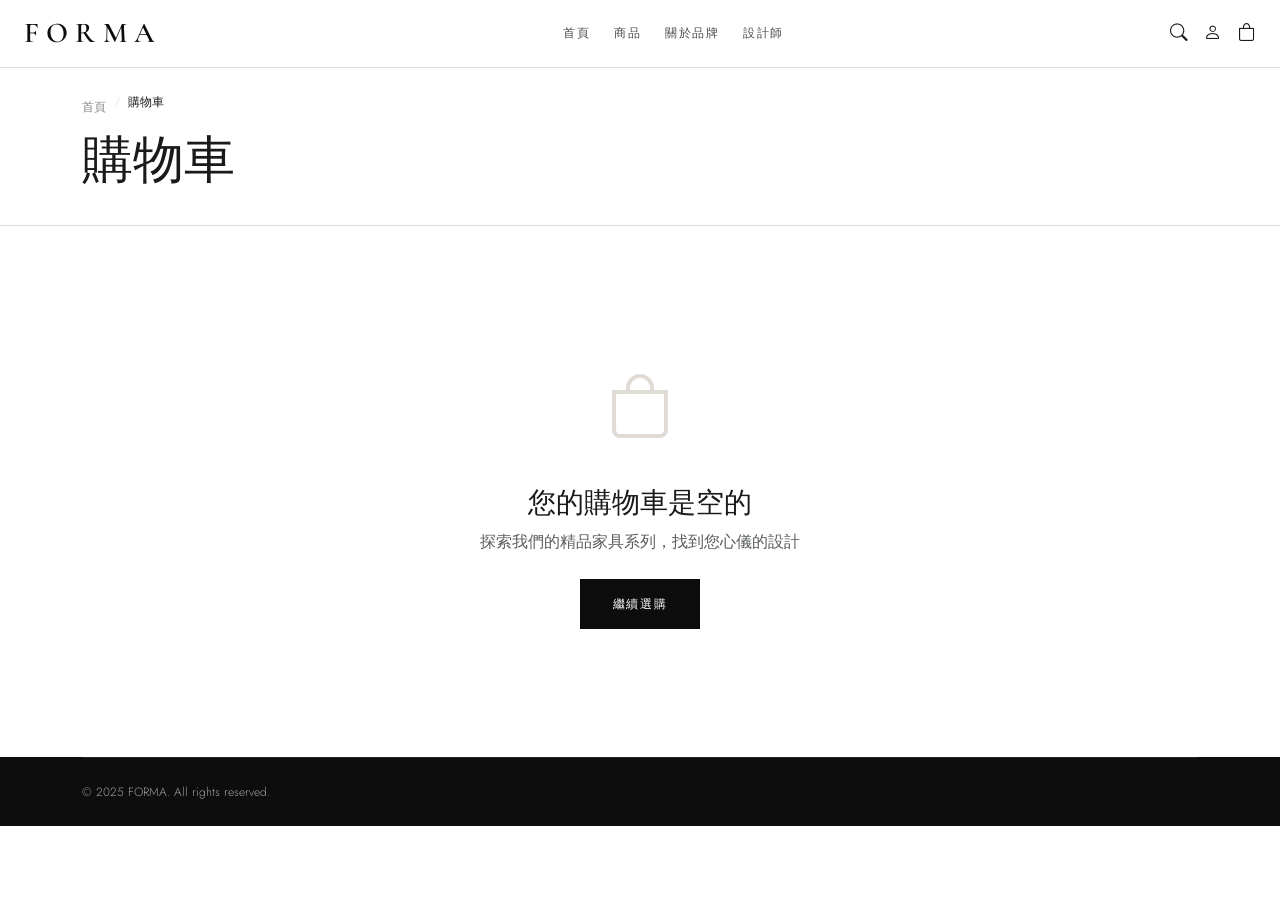
<file: cart.html>
<!DOCTYPE html>
<html lang="zh-TW">

<head>
  <meta charset="UTF-8">
  <meta name="viewport" content="width=device-width, initial-scale=1.0">
  <title>購物車 — FORMA</title>
  <link rel="preconnect" href="https://fonts.googleapis.com">
  <link
    href="https://fonts.googleapis.com/css2?family=Cormorant+Garamond:ital,wght@0,300;0,400;0,600;1,300;1,400&family=Jost:wght@200;300;400;500&display=swap"
    rel="stylesheet">
  <link rel="stylesheet" href="https://cdn.jsdelivr.net/npm/bootstrap@5.3.0/dist/css/bootstrap.min.css">
  <link rel="stylesheet" href="https://cdn.jsdelivr.net/npm/bootstrap-icons@1.11.0/font/bootstrap-icons.css">
  <link rel="stylesheet" href="style.css">
</head>

<body>

  <!-- NAVBAR -->
  <nav class="navbar navbar-expand-lg sticky-top forma-nav">
    <div class="container-fluid px-4">
      <a class="navbar-brand forma-logo" href="index.html">FORMA</a>
      <button class="navbar-toggler border-0" type="button" data-bs-toggle="collapse" data-bs-target="#navMenu">
        <i class="bi bi-list fs-4"></i>
      </button>
      <div class="collapse navbar-collapse" id="navMenu">
        <ul class="navbar-nav mx-auto gap-4">
          <li class="nav-item"><a class="nav-link" href="index.html">首頁</a></li>
          <li class="nav-item"><a class="nav-link" href="products.html">商品</a></li>
          <li class="nav-item"><a class="nav-link" href="brands.html">關於品牌</a></li>
          <li class="nav-item"><a class="nav-link" href="designers.html">設計師</a></li>
        </ul>
        <div class="d-flex align-items-center gap-3">
          <a href="#" class="nav-icon"><i class="bi bi-search"></i></a>
          <a href="#" class="nav-icon"><i class="bi bi-person"></i></a>
          <a href="cart.html" class="nav-icon cart-icon">
            <i class="bi bi-bag"></i>
            <span class="cart-badge" id="cartCount">0</span>
          </a>
        </div>
      </div>
    </div>
  </nav>

  <!-- PAGE HEADER -->
  <div class="page-header">
    <div class="container">
      <nav aria-label="breadcrumb">
        <ol class="breadcrumb forma-breadcrumb">
          <li class="breadcrumb-item"><a href="index.html">首頁</a></li>
          <li class="breadcrumb-item active">購物車</li>
        </ol>
      </nav>
      <h1 class="page-title">購物車</h1>
    </div>
  </div>

  <!-- CART CONTENT -->
  <section class="section-pad">
    <div class="container">

      <!-- Empty Cart -->
      <div id="emptyCart" class="empty-cart text-center py-5" style="display:none;">
        <i class="bi bi-bag empty-cart-icon"></i>
        <h3 class="mt-4 mb-2">您的購物車是空的</h3>
        <p class="text-muted mb-4">探索我們的精品家具系列，找到您心儀的設計</p>
        <a href="products.html" class="btn-forma">繼續選購</a>
      </div>

      <!-- Cart with items -->
      <div id="cartContent" class="row g-5">
        <!-- Cart Items -->
        <div class="col-12 col-lg-8">
          <div class="cart-header d-flex justify-content-between align-items-center mb-4">
            <h5 class="cart-count-title">共 <span id="itemCount">0</span> 件商品</h5>
            <button class="btn-text-link" onclick="clearCart()">清空購物車</button>
          </div>
          <div id="cartItems">
            <!-- Rendered by JS -->
          </div>
        </div>

        <!-- Order Summary -->
        <div class="col-12 col-lg-4">
          <div class="order-summary">
            <h5 class="summary-title">訂單摘要</h5>

            <div class="summary-row">
              <span>小計</span>
              <span id="subtotal">NT$ 0</span>
            </div>
            <div class="summary-row" id="discountRow" style="display:none;">
              <span style="color:#c0392b;">折扣</span>
              <span id="discountAmount" style="color:#c0392b;">-NT$ 0</span>
            </div>
            <div class="summary-row">
              <span>運費</span>
              <span id="shipping">免費</span>
            </div>
            <div class="summary-row">
              <span>稅金 (5%)</span>
              <span id="tax">NT$ 0</span>
            </div>

            <!-- Coupon -->
            <div class="coupon-wrap">
              <input type="text" class="coupon-input" id="couponInput" placeholder="優惠碼">
              <button class="coupon-btn" onclick="applyCoupon()">套用</button>
            </div>
            <div id="couponMsg" class="coupon-msg"></div>

            <div class="summary-total">
              <span>合計</span>
              <span id="total">NT$ 0</span>
            </div>

            <button class="btn-forma-full mt-4" onclick="checkout()">
              前往結帳 <i class="bi bi-arrow-right ms-2"></i>
            </button>
            <a href="products.html" class="btn-forma-outline mt-2 d-block text-center">繼續選購</a>

            <div class="summary-secure mt-3">
              <i class="bi bi-lock me-1"></i> 安全加密結帳
              <span class="mx-2">·</span>
              <i class="bi bi-shield-check me-1"></i> 隱私保護
            </div>

            <!-- 運費政策說明 -->
            <div
              style="margin-top:1.5rem;padding-top:1.5rem;border-top:1px solid var(--color-border);font-size:.78rem;color:var(--color-muted);line-height:1.8;">
              <p
                style="font-size:.75rem;letter-spacing:.08em;text-transform:uppercase;color:var(--color-dark);margin-bottom:.6rem;">
                運費說明</p>
              <p>・訂單滿 NT$50,000 享全台灣本島<strong>免運費</strong>到府安裝</p>
              <p>・未達門檻：台灣本島 NT$3,000；離島（澎湖、金門、馬祖）NT$5,000</p>
              <p>・預計 7–14 個工作天送達，含專業安裝服務</p>
              <p style="margin-top:.8rem;">本公司提供 <strong>30
                  天滿意保證</strong>，超出《消費者保護法》第19條法定7天猶豫期。收到商品起30天內如不滿意，可申請退貨並全額退款。家具類商品因體積龐大，退貨運費由消費者負擔（往返合計約
                NT$3,000–5,000）。商品須保持全新未使用狀態方可辦理退貨。</p>
              <p>如需協助請聯繫：<strong>service@forma.com.tw</strong>｜04-2234-5678（週一至週五 10:00–18:00，公司地址：台中市西區精誠路 1 號）</p>
            </div>
          </div>
        </div>
      </div>

    </div>
  </section>

  <!-- Checkout Modal -->
  <div id="checkoutModal" class="modal fade" tabindex="-1" data-bs-backdrop="static">
    <div class="modal-dialog modal-dialog-centered">
      <div class="modal-content forma-modal">
        <div class="modal-header border-0">
          <h5 class="modal-title">確認結帳</h5>
          <button type="button" class="btn-close" data-bs-dismiss="modal"></button>
        </div>
        <div class="modal-body">
          <div style="background:var(--color-bg);padding:1rem;margin-bottom:1rem;font-size:.85rem;border-radius:4px;">
            <p style="margin-bottom:0.5rem;font-size:.9rem;">共 <strong id="modalItemCount">0</strong> 件商品，合計 <strong
                id="modalTotal">NT$ 0</strong>。</p>
          </div>

          <form id="checkoutForm">
            <div class="mb-3">
              <label class="form-label text-muted small">收件人姓名 <span class="text-danger">*</span></label>
              <input type="text" id="checkoutName" class="form-control form-control-sm" placeholder="請輸入收件人姓名" required>
            </div>
            <div class="mb-3">
              <label class="form-label text-muted small">聯絡電話 <span class="text-danger">*</span></label>
              <input type="tel" id="checkoutPhone" class="form-control form-control-sm" placeholder="例如：0912345678"
                required>
            </div>
            <div class="mb-3">
              <label class="form-label text-muted small">收件地址 <span class="text-danger">*</span></label>
              <input type="text" id="checkoutAddress" class="form-control form-control-sm" placeholder="請輸入完整配送地址"
                required>
            </div>
            <div class="mb-2">
              <label class="form-label text-muted small">訂單備註 (選填)</label>
              <textarea id="checkoutNote" class="form-control form-control-sm" rows="2"
                placeholder="大樓管理員代收、特殊配送時間等要求"></textarea>
            </div>
          </form>

          <div id="checkoutErrorMsg" class="alert alert-danger d-none py-2 mt-2 mb-0" style="font-size:0.85rem;"></div>
        </div>
        <div class="modal-footer border-0">
          <button type="button" class="btn-forma-outline-sm" data-bs-dismiss="modal">取消</button>
          <button type="button" class="btn-forma-sm-dark" onclick="confirmOrder()">確認訂單</button>
        </div>

      </div>
    </div>
  </div>

  <!-- FOOTER -->
  <footer class="forma-footer">
    <div class="container">
      <div class="footer-bottom py-4">
        <p>© 2025 FORMA. All rights reserved.</p>
      </div>
    </div>
  </footer>

  <script src="https://cdn.jsdelivr.net/npm/bootstrap@5.3.0/dist/js/bootstrap.bundle.min.js"></script>
  <script src="cart.js"></script>
  <script src="auth.js"></script>
  <script src="cart-page.js"></script>
</body>

</html>
</file>
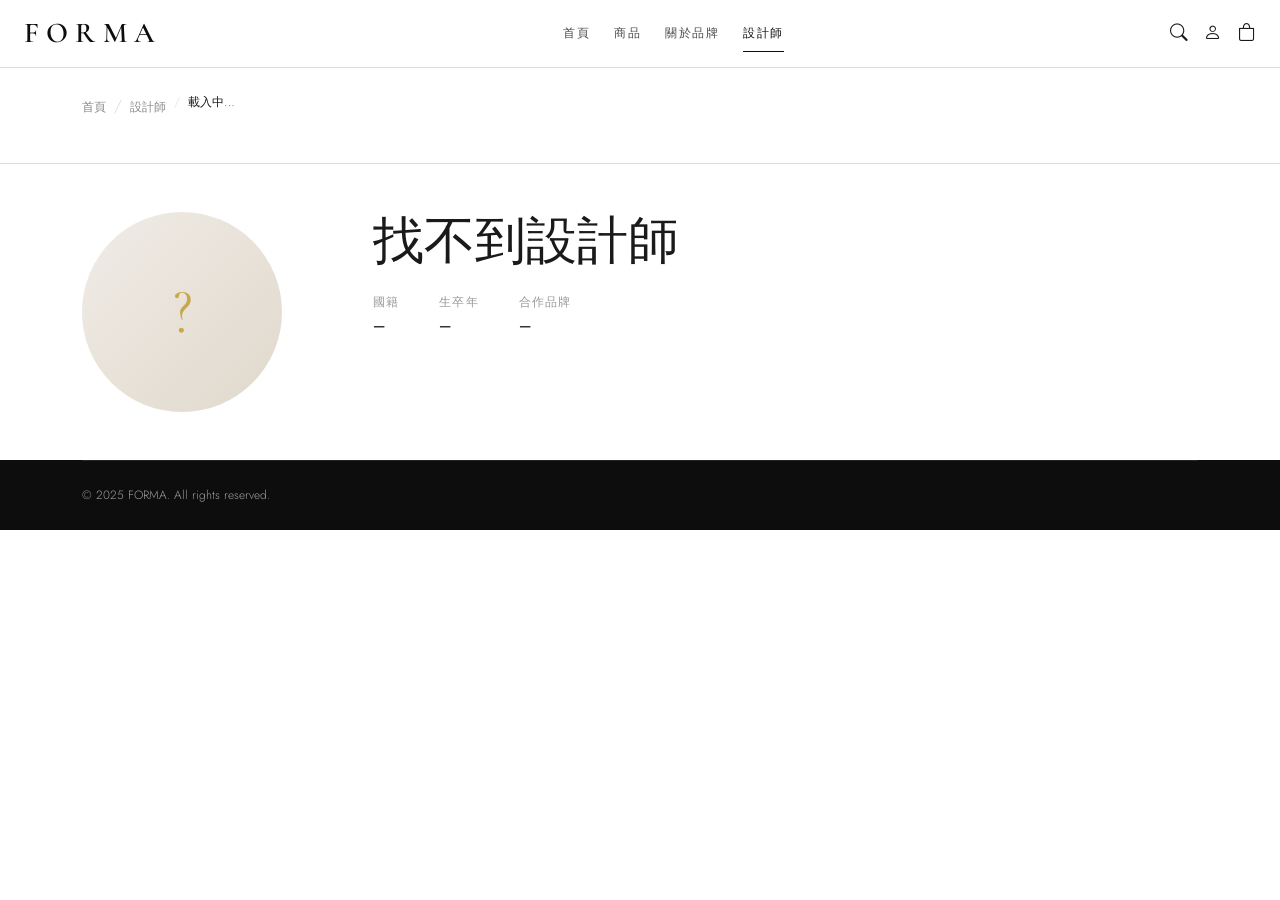
<file: designer-detail.html>
<!DOCTYPE html>
<html lang="zh-TW">
<head>
  <meta charset="UTF-8">
  <meta name="viewport" content="width=device-width, initial-scale=1.0">
  <title>設計師詳情 — FORMA</title>
  <link rel="preconnect" href="https://fonts.googleapis.com">
  <link href="https://fonts.googleapis.com/css2?family=Cormorant+Garamond:ital,wght@0,300;0,400;0,600;1,300;1,400&family=Jost:wght@200;300;400;500&display=swap" rel="stylesheet">
  <link rel="stylesheet" href="https://cdn.jsdelivr.net/npm/bootstrap@5.3.0/dist/css/bootstrap.min.css">
  <link rel="stylesheet" href="https://cdn.jsdelivr.net/npm/bootstrap-icons@1.11.0/font/bootstrap-icons.css">
  <link rel="stylesheet" href="style.css">
  <style>
    .designer-portrait {
      width: 200px;
      height: 200px;
      border-radius: 50%;
      object-fit: cover;
      background: #f0ece6;
    }
    .designer-portrait-placeholder {
      width: 200px;
      height: 200px;
      border-radius: 50%;
      background: linear-gradient(135deg, #f0ece6 0%, #e0d8cc 100%);
      display: flex;
      align-items: center;
      justify-content: center;
    }
    .designer-portrait-placeholder .designer-initial {
      font-family: 'Cormorant Garamond', serif;
      font-size: 4rem;
      font-weight: 300;
      color: #c9a84c;
    }
    .designer-meta-row {
      display: flex;
      gap: 2.5rem;
      flex-wrap: wrap;
      margin-top: 1.2rem;
    }
    .designer-meta-item { font-size: .85rem; }
    .designer-meta-label { color: #999; text-transform: uppercase; letter-spacing: .1em; font-size: .72rem; }
    .designer-meta-value { font-weight: 500; margin-top: 2px; }
    .designer-biography { font-size: 1rem; line-height: 1.85; color: #444; margin-top: 1.5rem; }
    .works-chip {
      display: inline-block;
      border: 1px solid #c9a84c;
      color: #c9a84c;
      padding: .2rem .75rem;
      font-size: .78rem;
      margin: .2rem .2rem 0 0;
      letter-spacing: .04em;
    }
  </style>
</head>
<body>

  <!-- NAVBAR -->
  <nav class="navbar navbar-expand-lg sticky-top forma-nav">
    <div class="container-fluid px-4">
      <a class="navbar-brand forma-logo" href="index.html">FORMA</a>
      <button class="navbar-toggler border-0" type="button" data-bs-toggle="collapse" data-bs-target="#navMenu">
        <i class="bi bi-list fs-4"></i>
      </button>
      <div class="collapse navbar-collapse" id="navMenu">
        <ul class="navbar-nav mx-auto gap-4">
          <li class="nav-item"><a class="nav-link" href="index.html">首頁</a></li>
          <li class="nav-item"><a class="nav-link" href="products.html">商品</a></li>
          <li class="nav-item"><a class="nav-link" href="brands.html">關於品牌</a></li>
          <li class="nav-item"><a class="nav-link active" href="designers.html">設計師</a></li>
        </ul>
        <div class="d-flex align-items-center gap-3">
          <a href="#" class="nav-icon"><i class="bi bi-search"></i></a>
          <a href="#" class="nav-icon"><i class="bi bi-person"></i></a>
          <a href="cart.html" class="nav-icon cart-icon">
            <i class="bi bi-bag"></i>
            <span class="cart-badge" id="cartCount">0</span>
          </a>
        </div>
      </div>
    </div>
  </nav>

  <!-- PAGE HEADER -->
  <div class="page-header">
    <div class="container">
      <nav aria-label="breadcrumb">
        <ol class="breadcrumb forma-breadcrumb">
          <li class="breadcrumb-item"><a href="index.html">首頁</a></li>
          <li class="breadcrumb-item"><a href="designers.html">設計師</a></li>
          <li class="breadcrumb-item active" id="breadcrumbName">載入中…</li>
        </ol>
      </nav>
    </div>
  </div>

  <!-- MAIN -->
  <div class="container py-5">
    <div class="row g-5 align-items-start">
      <!-- 肖像 -->
      <div class="col-12 col-md-3 text-center text-md-start">
        <div id="designerPortraitWrap">
          <div class="designer-portrait-placeholder mx-auto mx-md-0">
            <span class="designer-initial" id="designerInitial">?</span>
          </div>
        </div>
      </div>

      <!-- 設計師資訊 -->
      <div class="col-12 col-md-9">
        <h1 class="page-title mb-1" id="designerName">—</h1>
        <p class="text-muted fst-italic" id="designerTagline"></p>

        <div class="designer-meta-row">
          <div class="designer-meta-item">
            <div class="designer-meta-label">國籍</div>
            <div class="designer-meta-value" id="designerNationality">—</div>
          </div>
          <div class="designer-meta-item">
            <div class="designer-meta-label">生卒年</div>
            <div class="designer-meta-value" id="designerYears">—</div>
          </div>
          <div class="designer-meta-item">
            <div class="designer-meta-label">合作品牌</div>
            <div class="designer-meta-value" id="designerBrands">—</div>
          </div>
        </div>

        <p class="designer-biography" id="designerBiography"></p>

        <div id="designerWorksWrap" style="display:none;">
          <p class="brand-meta-label mb-2">代表作</p>
          <div id="designerWorks"></div>
        </div>
      </div>
    </div>
  </div>

  <!-- FOOTER -->
  <footer class="forma-footer">
    <div class="container">
      <div class="footer-bottom py-4">
        <p>© 2025 FORMA. All rights reserved.</p>
      </div>
    </div>
  </footer>

  <script src="https://cdn.jsdelivr.net/npm/bootstrap@5.3.0/dist/js/bootstrap.bundle.min.js"></script>
  <script src="cart.js"></script>
  <script src="auth.js"></script>
  <script src="designers.js"></script>
</body>
</html>
</file>
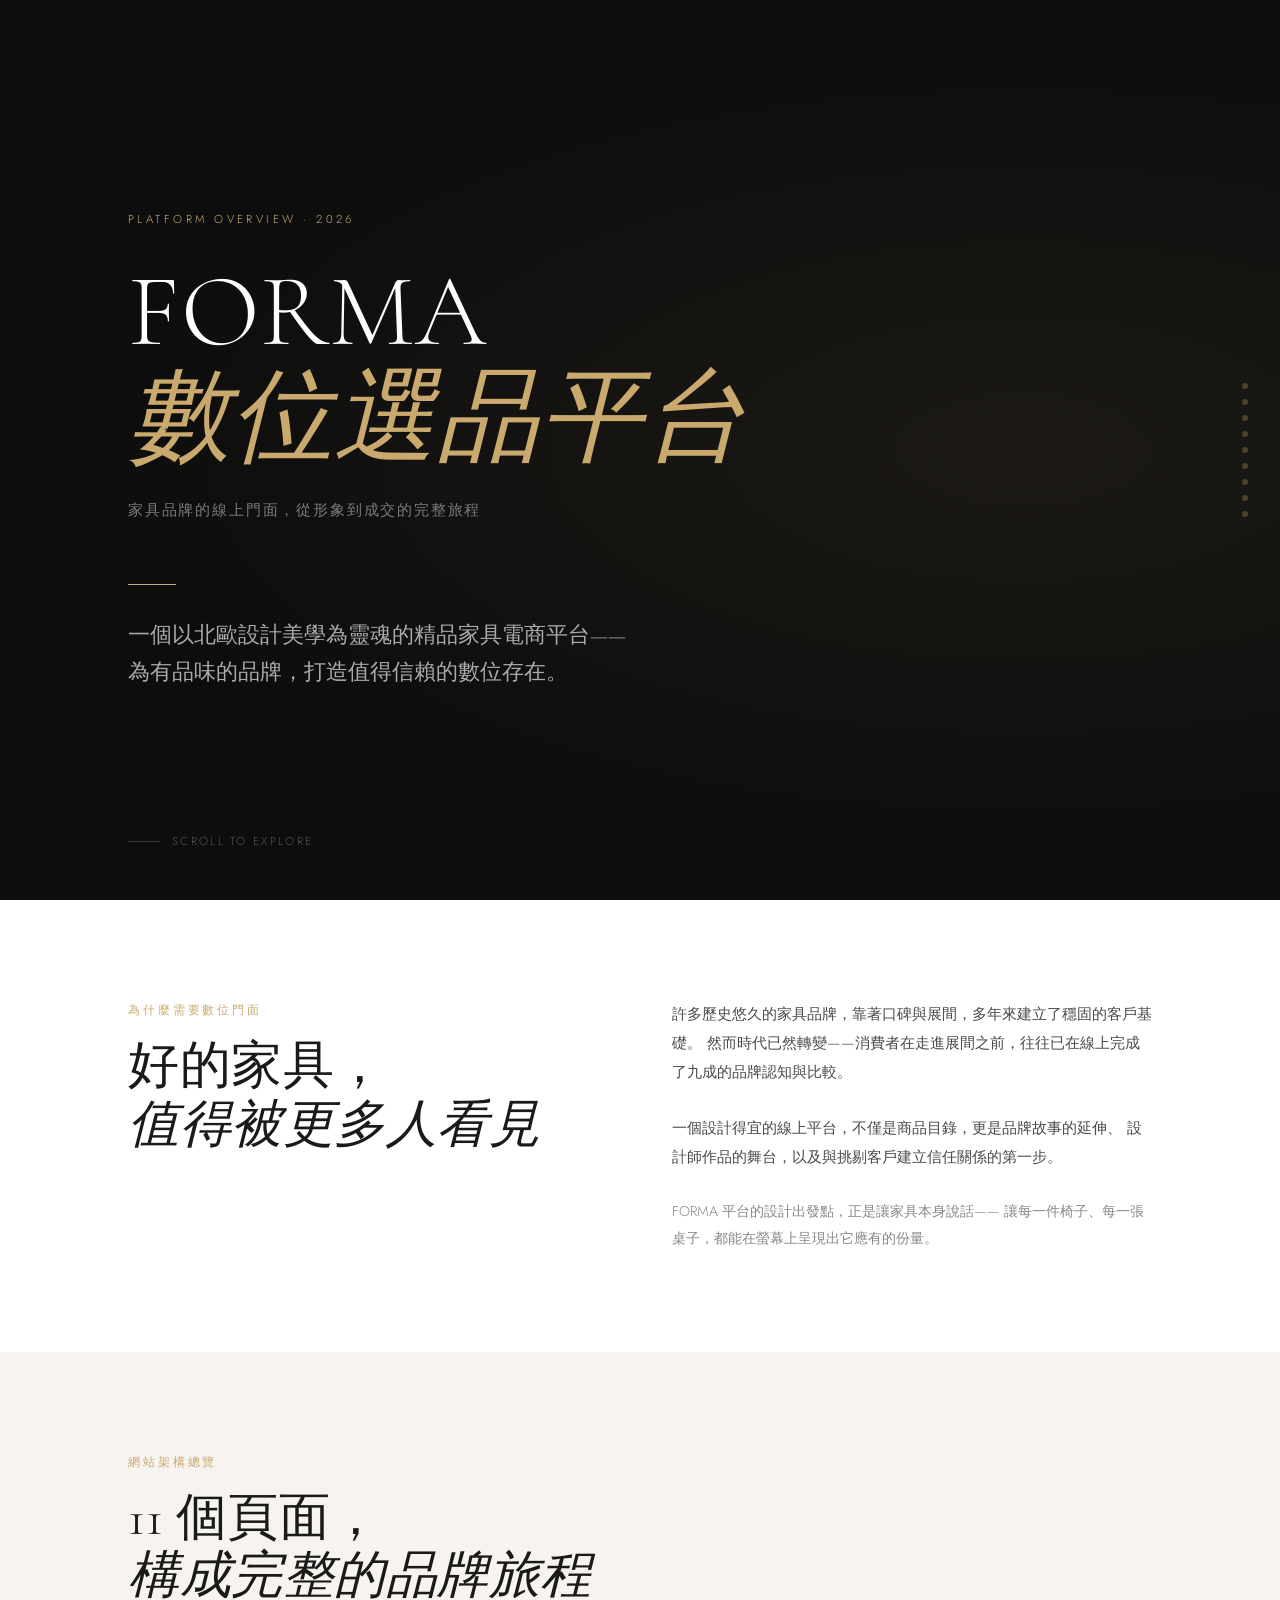
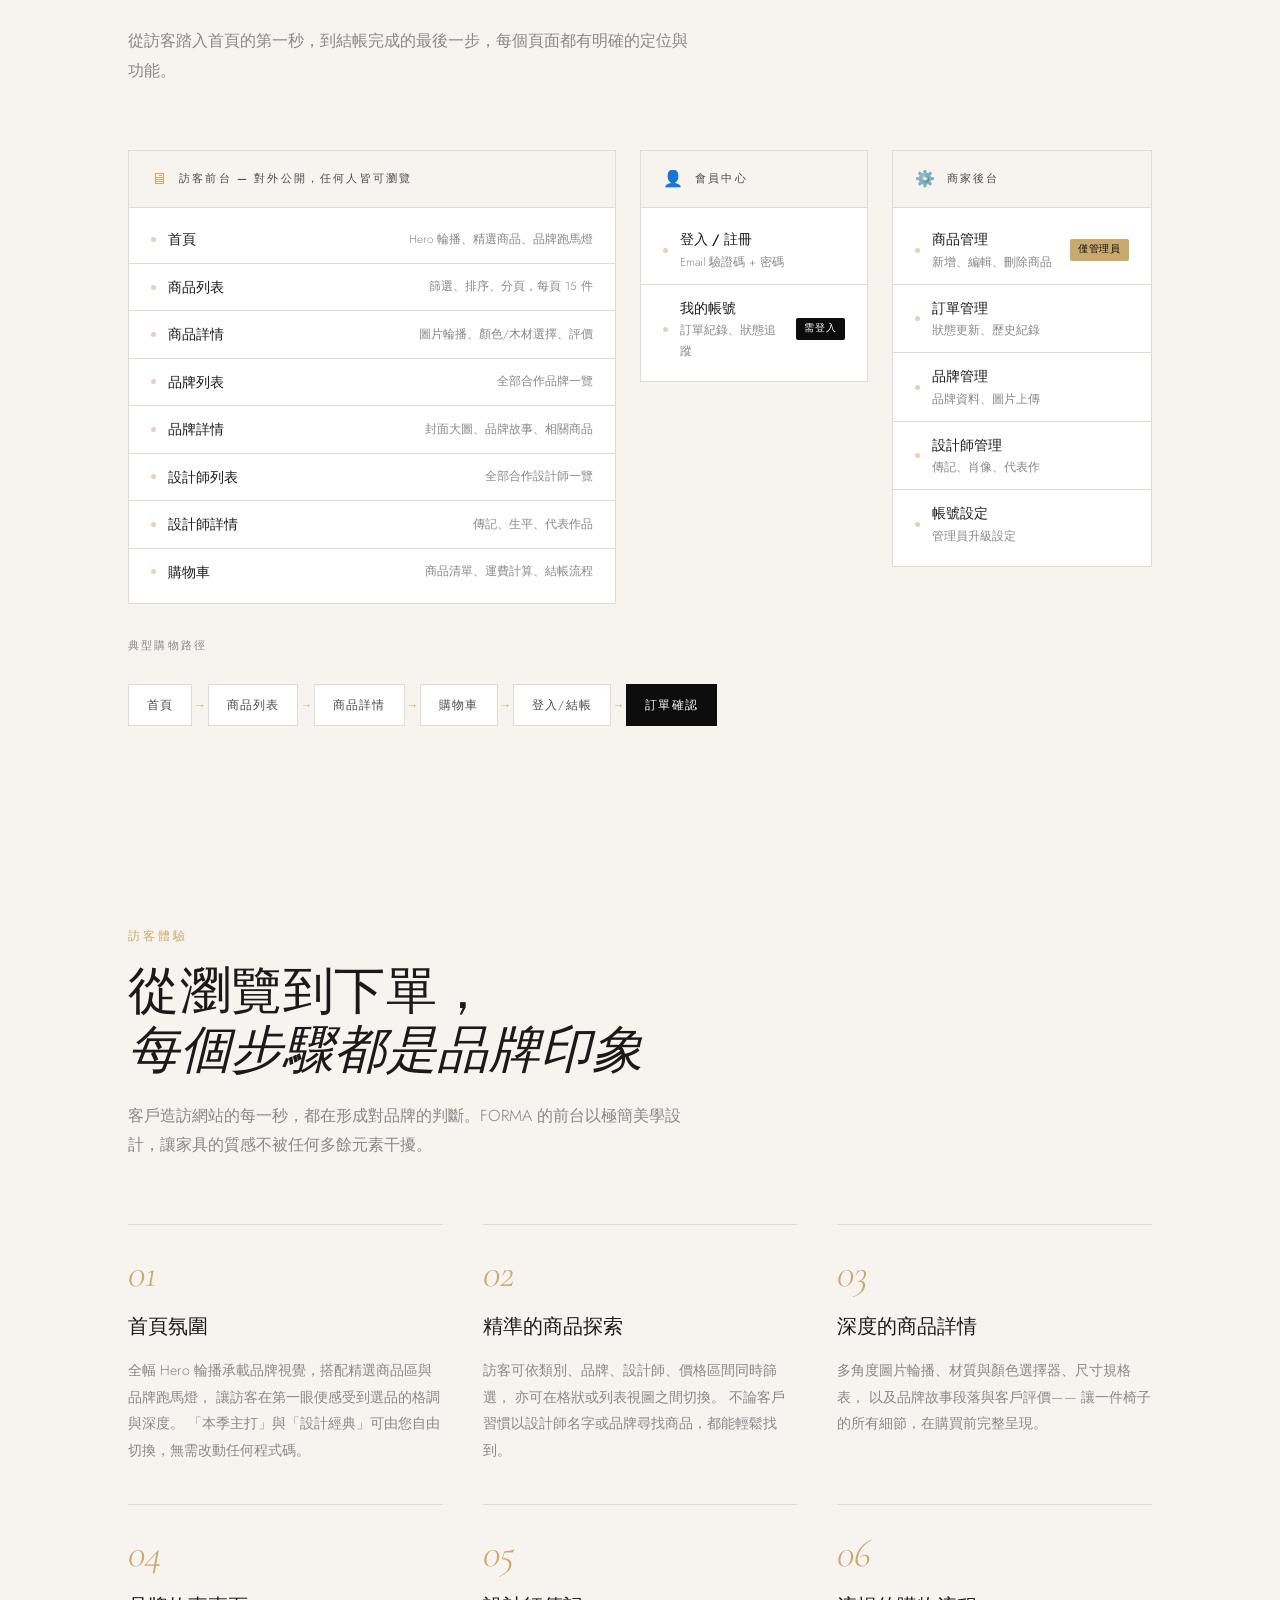
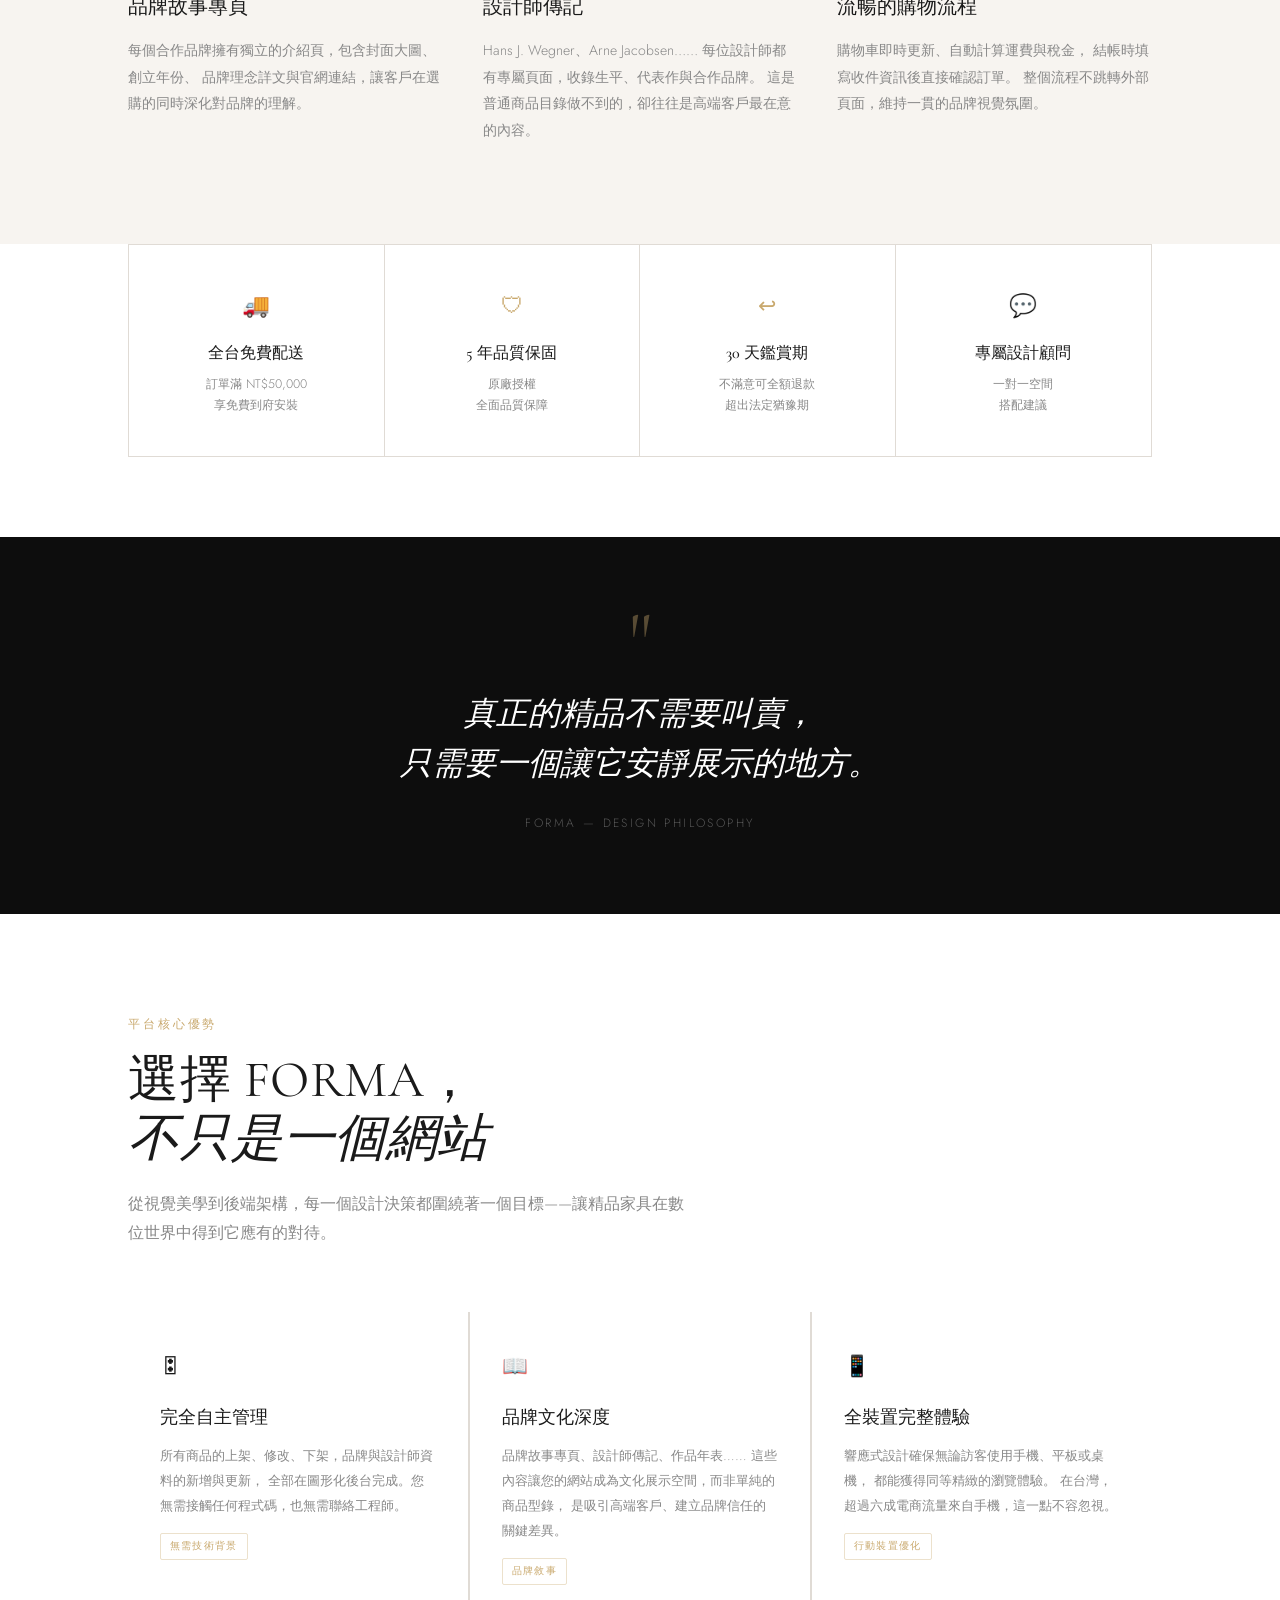
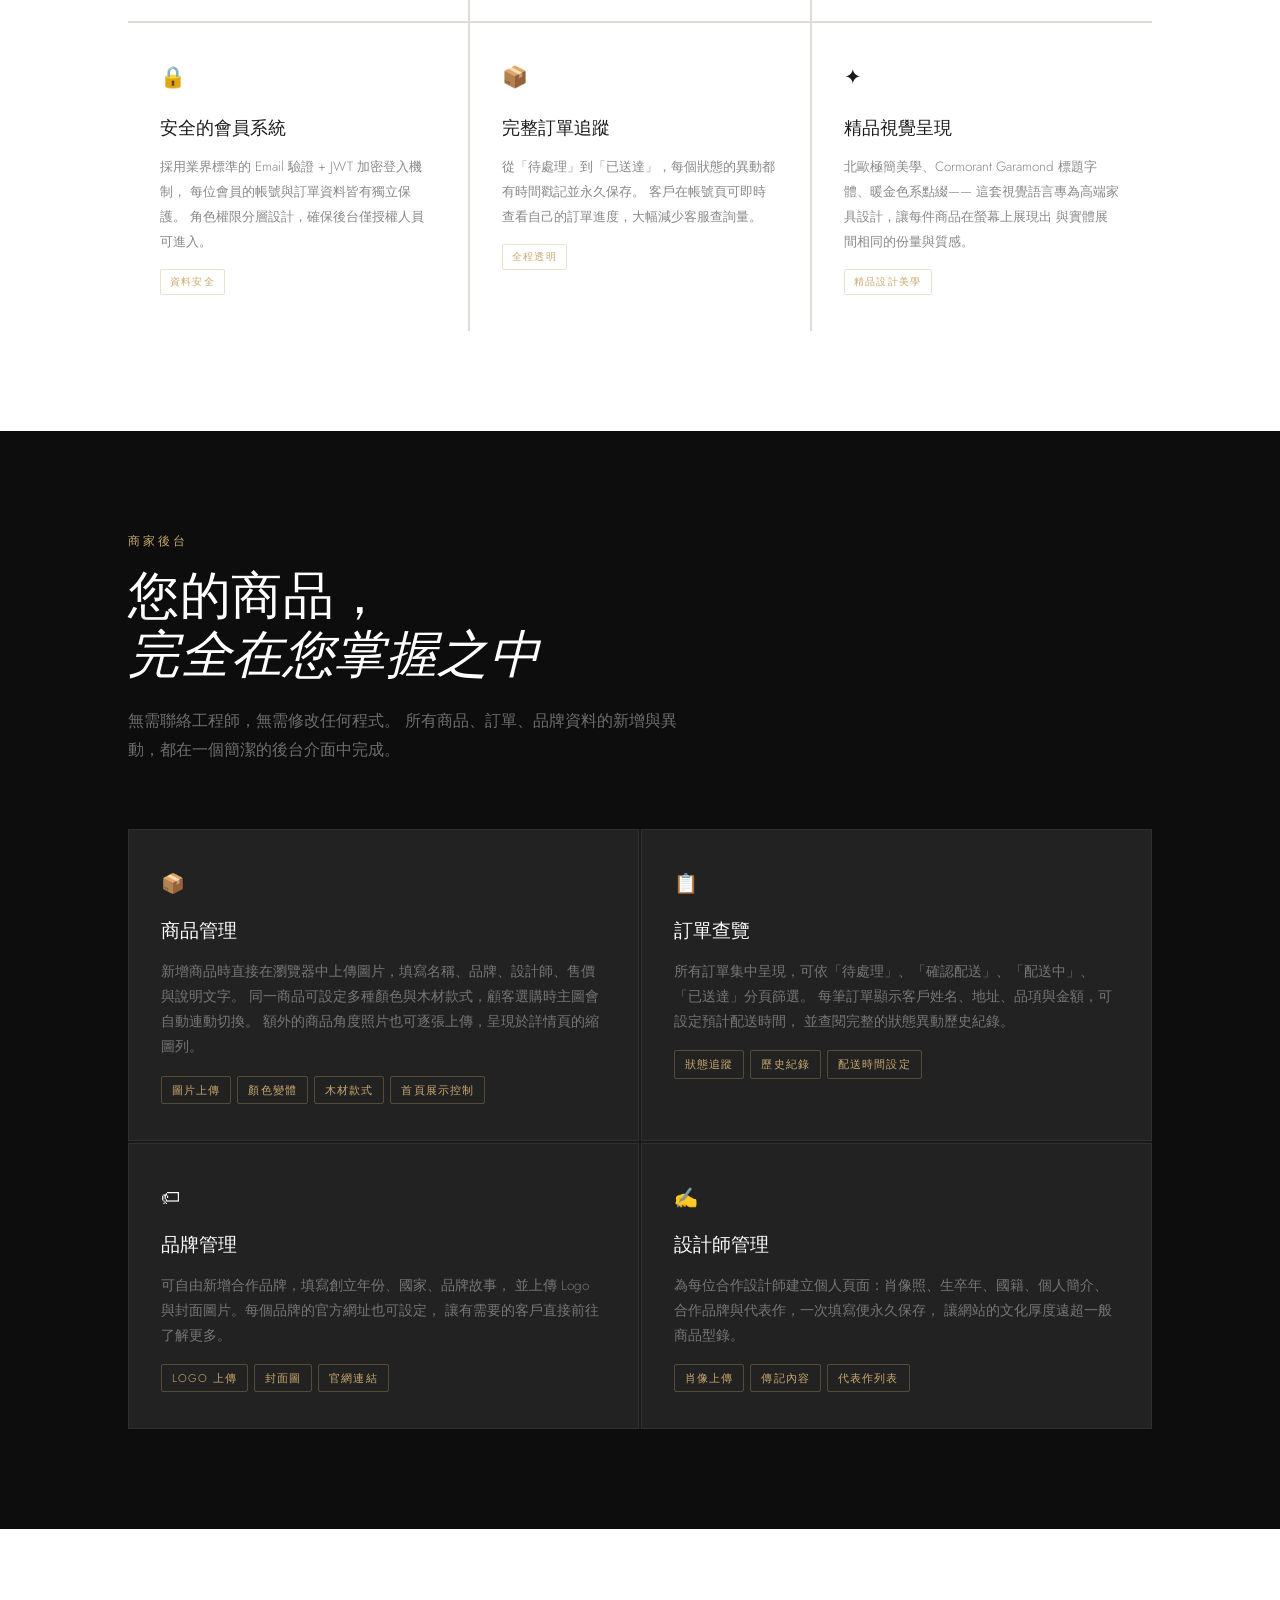
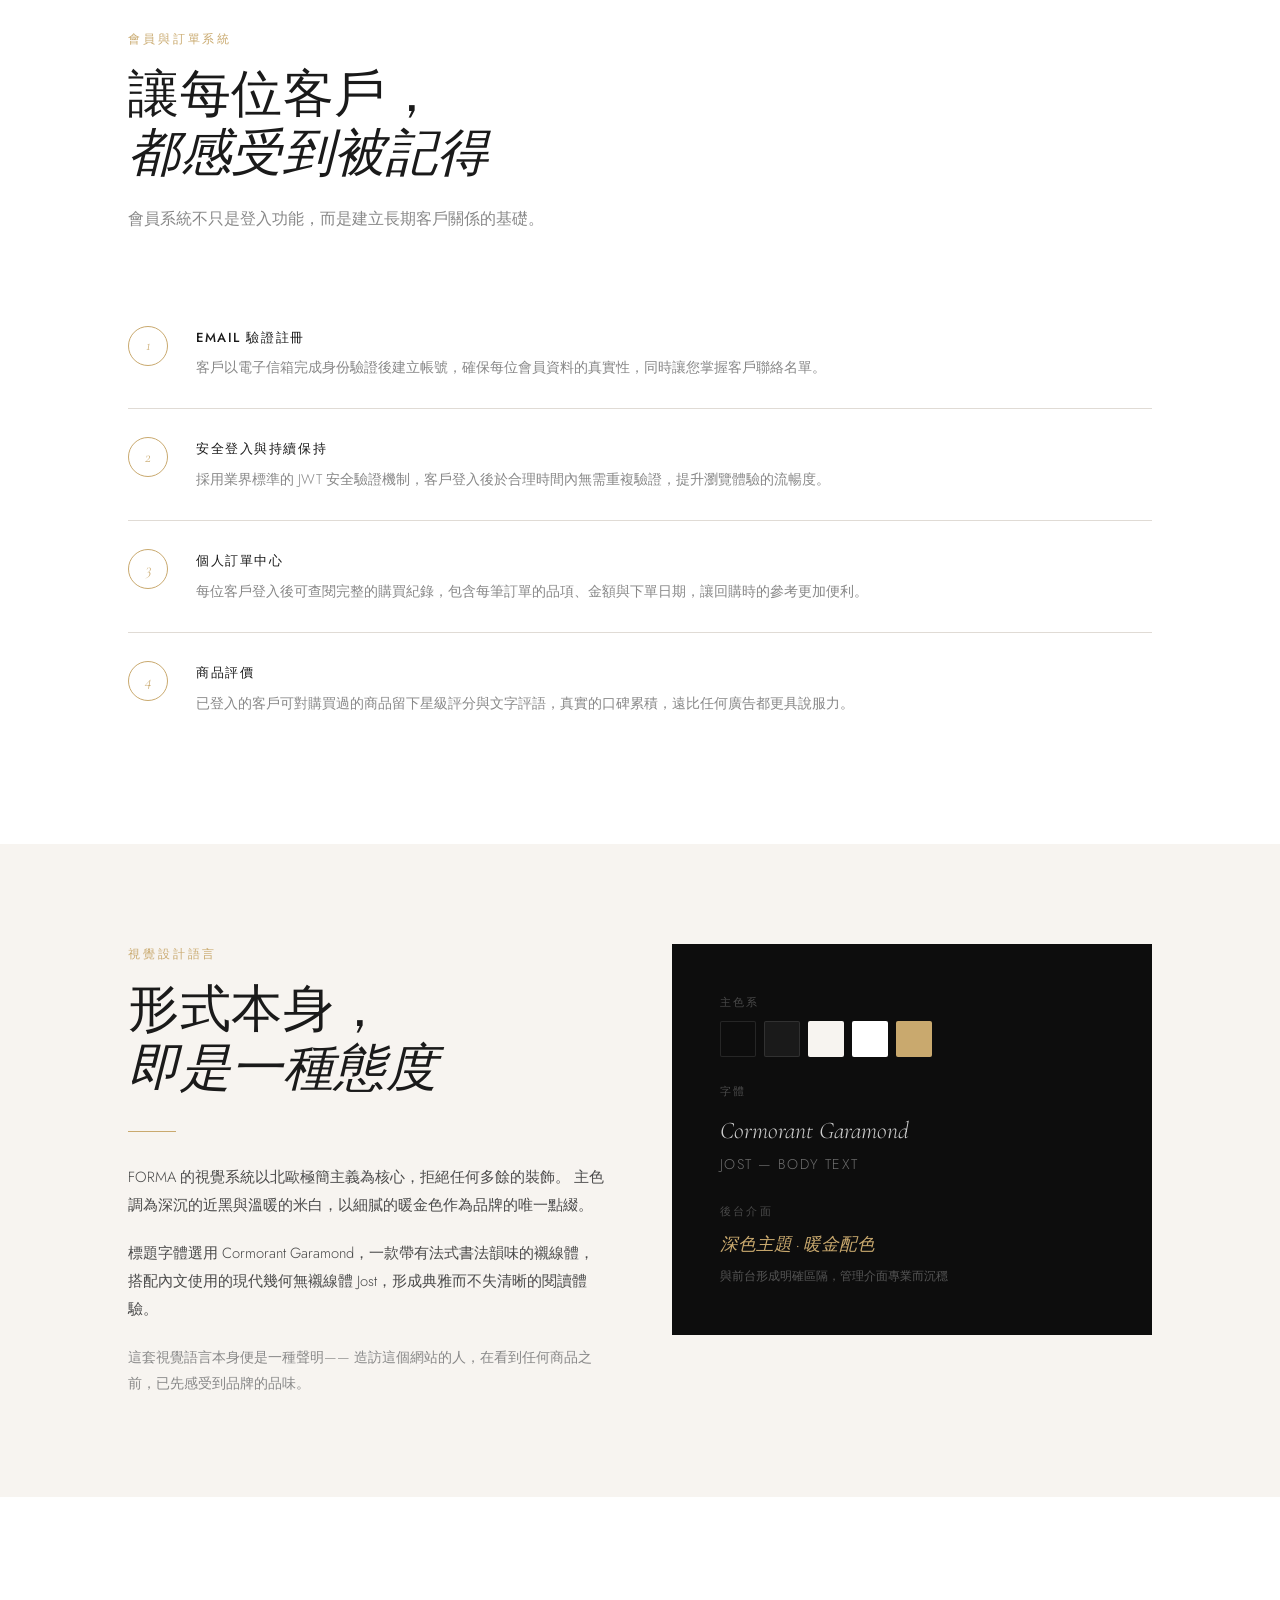
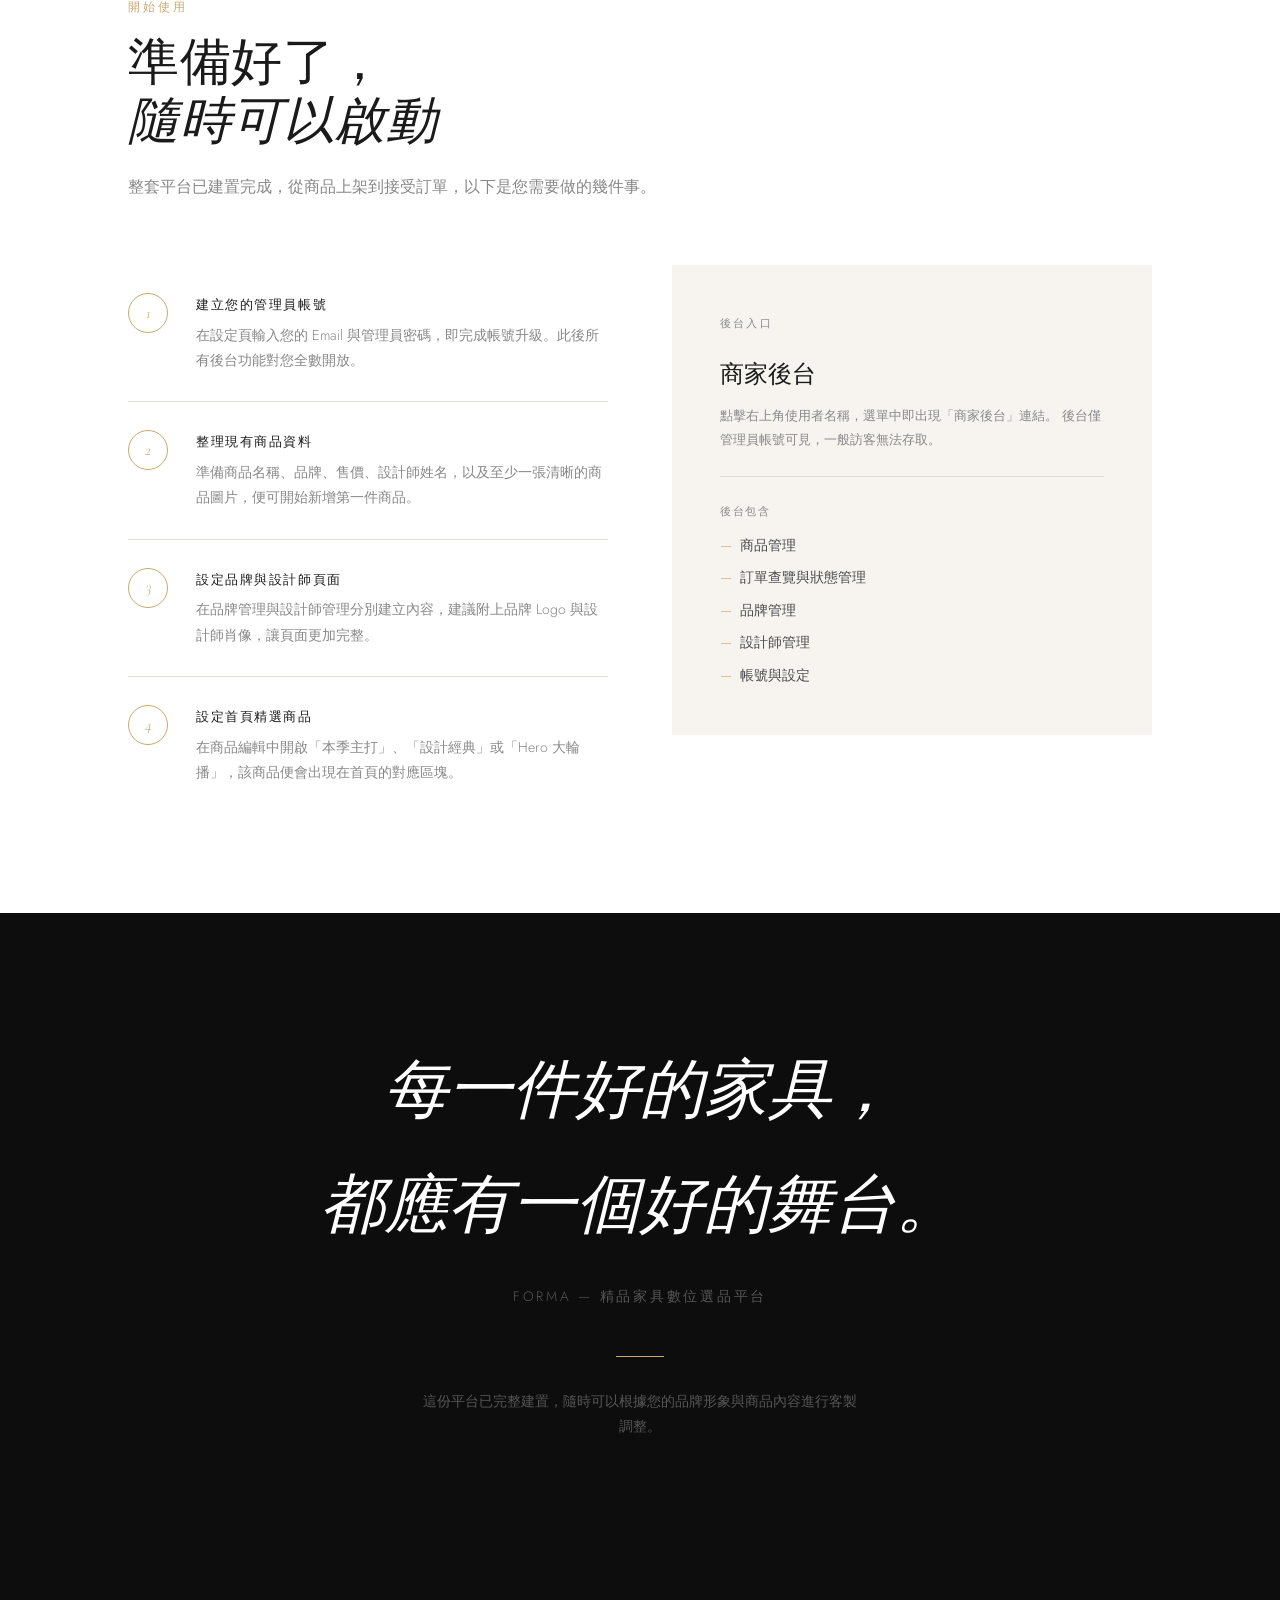
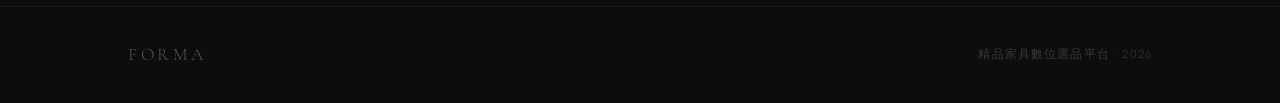
<file: FORMA — 平台介紹手冊.html>
<!DOCTYPE html>
<html lang="zh-Hant">
<head>
  <meta charset="UTF-8">
  <meta name="viewport" content="width=device-width, initial-scale=1.0">
  <title>FORMA — 數位選品平台介紹</title>
  <link href="https://fonts.googleapis.com/css2?family=Cormorant+Garamond:ital,wght@0,300;0,400;0,500;0,600;1,300;1,400&family=Jost:wght@300;400;500&display=swap" rel="stylesheet">
  <style>
    *, *::before, *::after { box-sizing: border-box; margin: 0; padding: 0; }

    :root {
      --black:   #0d0d0d;
      --dark:    #1a1a1a;
      --mid:     #4a4a4a;
      --muted:   #888;
      --border:  #e0dbd5;
      --cream:   #f7f4f0;
      --white:   #ffffff;
      --gold:    #c9a96e;
      --gold-d:  #a8834a;
      --font-display: 'Cormorant Garamond', serif;
      --font-body:    'Jost', sans-serif;
    }

    html { scroll-behavior: smooth; }

    body {
      font-family: var(--font-body);
      color: var(--dark);
      background: var(--white);
      font-weight: 300;
      line-height: 1.8;
      font-size: 15px;
    }

    /* ── COVER ── */
    .cover {
      min-height: 100vh;
      background: var(--black);
      display: flex;
      flex-direction: column;
      justify-content: center;
      align-items: flex-start;
      padding: 80px 10vw;
      position: relative;
      overflow: hidden;
    }
    .cover::before {
      content: '';
      position: absolute;
      inset: 0;
      background: radial-gradient(ellipse at 80% 50%, rgba(201,169,110,.08) 0%, transparent 65%);
      pointer-events: none;
    }
    .cover-eyebrow {
      font-family: var(--font-body);
      font-size: .72rem;
      letter-spacing: .3em;
      text-transform: uppercase;
      color: var(--gold);
      margin-bottom: 28px;
    }
    .cover-title {
      font-family: var(--font-display);
      font-size: clamp(3.5rem, 8vw, 7rem);
      font-weight: 300;
      color: var(--white);
      line-height: 1.05;
      margin-bottom: 24px;
      letter-spacing: .01em;
    }
    .cover-title em {
      font-style: italic;
      color: var(--gold);
    }
    .cover-sub {
      font-size: .95rem;
      color: rgba(255,255,255,.45);
      letter-spacing: .12em;
      text-transform: uppercase;
      margin-bottom: 60px;
    }
    .cover-divider {
      width: 48px;
      height: 1px;
      background: var(--gold);
      margin-bottom: 32px;
    }
    .cover-desc {
      font-family: var(--font-display);
      font-size: 1.35rem;
      font-weight: 300;
      color: rgba(255,255,255,.65);
      max-width: 560px;
      line-height: 1.7;
    }
    .cover-scroll {
      position: absolute;
      bottom: 48px;
      left: 10vw;
      display: flex;
      align-items: center;
      gap: 12px;
      font-size: .72rem;
      letter-spacing: .2em;
      text-transform: uppercase;
      color: rgba(255,255,255,.3);
    }
    .cover-scroll::before {
      content: '';
      display: block;
      width: 32px;
      height: 1px;
      background: rgba(255,255,255,.2);
    }

    /* ── SECTION WRAPPER ── */
    .section {
      padding: 100px 10vw;
    }
    .section-cream { background: var(--cream); }
    .section-dark  { background: var(--black); color: var(--white); }

    .section-eyebrow {
      font-size: .72rem;
      letter-spacing: .25em;
      text-transform: uppercase;
      color: var(--gold);
      margin-bottom: 16px;
    }
    .section-title {
      font-family: var(--font-display);
      font-size: clamp(2rem, 4vw, 3.2rem);
      font-weight: 400;
      line-height: 1.15;
      margin-bottom: 20px;
      letter-spacing: .01em;
    }
    .section-title em { font-style: italic; }
    .section-lead {
      font-size: 1rem;
      color: var(--muted);
      max-width: 560px;
      line-height: 1.85;
      margin-bottom: 64px;
    }
    .section-dark .section-lead { color: rgba(255,255,255,.4); }

    /* ── TWO-COLUMN LAYOUT ── */
    .two-col {
      display: grid;
      grid-template-columns: 1fr 1fr;
      gap: 64px;
      align-items: start;
    }
    @media (max-width: 860px) {
      .two-col { grid-template-columns: 1fr; gap: 40px; }
    }

    /* ── FEATURE BLOCKS ── */
    .feature-grid {
      display: grid;
      grid-template-columns: repeat(3, 1fr);
      gap: 40px;
    }
    @media (max-width: 1000px) {
      .feature-grid { grid-template-columns: repeat(2, 1fr); }
    }
    @media (max-width: 640px) {
      .feature-grid { grid-template-columns: 1fr; }
    }

    .feature-card {
      border-top: 1px solid var(--border);
      padding-top: 28px;
    }
    .section-dark .feature-card {
      border-top-color: rgba(255,255,255,.1);
    }
    .feature-number {
      font-family: var(--font-display);
      font-size: 2.5rem;
      font-weight: 300;
      color: var(--gold);
      line-height: 1;
      margin-bottom: 16px;
      font-style: italic;
    }
    .feature-title {
      font-family: var(--font-display);
      font-size: 1.25rem;
      font-weight: 500;
      margin-bottom: 12px;
    }
    .section-dark .feature-title { color: var(--white); }
    .feature-body {
      font-size: .88rem;
      color: var(--muted);
      line-height: 1.9;
    }
    .section-dark .feature-body { color: rgba(255,255,255,.4); }

    /* ── STEP LIST ── */
    .step-list { counter-reset: steps; }
    .step-item {
      display: flex;
      gap: 28px;
      align-items: flex-start;
      padding: 28px 0;
      border-bottom: 1px solid var(--border);
    }
    .step-item:last-child { border-bottom: none; }
    .step-num {
      counter-increment: steps;
      flex-shrink: 0;
      width: 40px;
      height: 40px;
      border: 1px solid var(--gold);
      border-radius: 50%;
      display: flex;
      align-items: center;
      justify-content: center;
      font-family: var(--font-display);
      font-size: 1rem;
      font-style: italic;
      color: var(--gold);
    }
    .step-content {}
    .step-title {
      font-family: var(--font-body);
      font-size: .82rem;
      letter-spacing: .12em;
      text-transform: uppercase;
      color: var(--dark);
      margin-bottom: 6px;
      font-weight: 500;
    }
    .step-desc {
      font-size: .88rem;
      color: var(--muted);
      line-height: 1.8;
    }

    /* ── ADMIN HIGHLIGHT ── */
    .admin-grid {
      display: grid;
      grid-template-columns: repeat(2, 1fr);
      gap: 2px;
      background: rgba(255,255,255,.06);
    }
    @media (max-width: 700px) {
      .admin-grid { grid-template-columns: 1fr; }
    }
    .admin-cell {
      background: rgba(255,255,255,.03);
      padding: 36px 32px;
      border: 1px solid rgba(255,255,255,.06);
      transition: background .2s;
    }
    .admin-cell:hover { background: rgba(201,169,110,.06); }
    .admin-cell-icon {
      font-size: 1.2rem;
      margin-bottom: 14px;
    }
    .admin-cell-title {
      font-family: var(--font-display);
      font-size: 1.2rem;
      font-weight: 500;
      color: var(--white);
      margin-bottom: 10px;
    }
    .admin-cell-body {
      font-size: .85rem;
      color: rgba(255,255,255,.38);
      line-height: 1.85;
    }
    .admin-cell-tags {
      margin-top: 16px;
      display: flex;
      flex-wrap: wrap;
      gap: 6px;
    }
    .tag {
      font-size: .7rem;
      letter-spacing: .1em;
      text-transform: uppercase;
      border: 1px solid rgba(201,169,110,.3);
      color: var(--gold);
      padding: 3px 10px;
      border-radius: 2px;
    }

    /* ── SERVICE STRIP ── */
    .service-strip {
      display: grid;
      grid-template-columns: repeat(4, 1fr);
      gap: 0;
      border: 1px solid var(--border);
    }
    @media (max-width: 860px) {
      .service-strip { grid-template-columns: repeat(2, 1fr); }
    }
    .service-item {
      padding: 40px 28px;
      border-right: 1px solid var(--border);
      text-align: center;
    }
    .service-item:last-child { border-right: none; }
    .service-icon {
      font-size: 1.4rem;
      color: var(--gold);
      margin-bottom: 14px;
    }
    .service-title {
      font-family: var(--font-display);
      font-size: 1rem;
      font-weight: 500;
      margin-bottom: 6px;
    }
    .service-desc {
      font-size: .78rem;
      color: var(--muted);
      line-height: 1.7;
    }

    /* ── QUOTE ── */
    .quote-block {
      text-align: center;
      max-width: 720px;
      margin: 0 auto;
      padding: 80px 0;
    }
    .quote-mark {
      font-family: var(--font-display);
      font-size: 5rem;
      line-height: .6;
      color: var(--gold);
      opacity: .4;
      margin-bottom: 24px;
    }
    .quote-text {
      font-family: var(--font-display);
      font-size: clamp(1.4rem, 3vw, 2rem);
      font-weight: 300;
      font-style: italic;
      color: var(--white);
      line-height: 1.55;
      margin-bottom: 24px;
    }
    .quote-source {
      font-size: .75rem;
      letter-spacing: .2em;
      text-transform: uppercase;
      color: rgba(255,255,255,.3);
    }

    /* ── CLOSER ── */
    .closer {
      background: var(--black);
      padding: 120px 10vw;
      text-align: center;
    }
    .closer-title {
      font-family: var(--font-display);
      font-size: clamp(2.2rem, 5vw, 4rem);
      font-weight: 300;
      font-style: italic;
      color: var(--white);
      margin-bottom: 20px;
    }
    .closer-sub {
      font-size: .85rem;
      letter-spacing: .2em;
      text-transform: uppercase;
      color: rgba(255,255,255,.3);
      margin-bottom: 48px;
    }
    .btn-gold {
      display: inline-block;
      font-size: .78rem;
      letter-spacing: .2em;
      text-transform: uppercase;
      color: var(--black);
      background: var(--gold);
      padding: 16px 40px;
      text-decoration: none;
      font-weight: 500;
      transition: background .2s;
    }
    .btn-gold:hover { background: var(--gold-d); }

    /* ── DIVIDER ── */
    .divider {
      width: 48px;
      height: 1px;
      background: var(--gold);
      margin: 32px auto;
    }
    .divider-left { margin-left: 0; }

    /* ── INLINE HIGHLIGHT ── */
    .highlight { color: var(--gold); }

    /* ── SUBTLE FOOTER ── */
    footer {
      background: var(--black);
      border-top: 1px solid rgba(255,255,255,.06);
      padding: 32px 10vw;
      display: flex;
      justify-content: space-between;
      align-items: center;
    }
    .footer-logo {
      font-family: var(--font-display);
      font-size: 1.1rem;
      letter-spacing: .2em;
      color: rgba(255,255,255,.3);
    }
    .footer-copy {
      font-size: .72rem;
      letter-spacing: .1em;
      color: rgba(255,255,255,.18);
    }

    /* ── ARCHITECTURE ── */
    .arch-outer {
      margin-top: 56px;
    }
    .arch-cols {
      display: grid;
      grid-template-columns: 3fr 1.4fr 1.6fr;
      gap: 24px;
      align-items: start;
    }
    @media (max-width: 920px) {
      .arch-cols { grid-template-columns: 1fr 1fr; }
    }
    @media (max-width: 580px) {
      .arch-cols { grid-template-columns: 1fr; }
    }
    .arch-group {
      border: 1px solid var(--border);
      background: var(--white);
    }
    .arch-group-header {
      background: var(--cream);
      padding: 14px 22px;
      display: flex;
      align-items: center;
      gap: 12px;
      border-bottom: 1px solid var(--border);
    }
    .arch-group-icon {
      font-size: 1rem;
      color: var(--gold);
    }
    .arch-group-label {
      font-size: .68rem;
      letter-spacing: .2em;
      text-transform: uppercase;
      color: var(--mid);
      font-weight: 500;
    }
    .arch-pages {
      padding: 8px 0;
    }
    .arch-page {
      display: flex;
      align-items: center;
      gap: 12px;
      padding: 11px 22px;
      border-bottom: 1px solid var(--border);
    }
    .arch-page:last-child { border-bottom: none; }
    .arch-page-dot {
      width: 5px;
      height: 5px;
      border-radius: 50%;
      background: var(--gold);
      flex-shrink: 0;
      opacity: .5;
    }
    .arch-page-name {
      font-size: .85rem;
      font-weight: 500;
      color: var(--dark);
      flex: 1;
    }
    .arch-page-desc {
      font-size: .73rem;
      color: var(--muted);
    }
    .arch-badge {
      font-size: .6rem;
      letter-spacing: .08em;
      text-transform: uppercase;
      background: var(--black);
      color: var(--white);
      padding: 2px 8px;
      border-radius: 2px;
    }
    .arch-badge-gold {
      background: var(--gold);
      color: var(--black);
    }
    .arch-flow {
      margin-top: 28px;
      display: flex;
      align-items: center;
      gap: 0;
      flex-wrap: wrap;
    }
    .arch-flow-step {
      font-size: .72rem;
      letter-spacing: .1em;
      text-transform: uppercase;
      color: var(--mid);
      padding: 10px 18px;
      border: 1px solid var(--border);
      background: var(--white);
    }
    .arch-flow-arrow {
      font-size: .72rem;
      color: var(--gold);
      padding: 0 2px;
    }

    /* ── ADVANTAGES ── */
    .adv-grid {
      display: grid;
      grid-template-columns: repeat(3, 1fr);
      gap: 2px;
      background: var(--border);
      margin-top: 56px;
    }
    @media (max-width: 900px) {
      .adv-grid { grid-template-columns: repeat(2, 1fr); }
    }
    @media (max-width: 560px) {
      .adv-grid { grid-template-columns: 1fr; }
    }
    .adv-cell {
      background: var(--white);
      padding: 36px 32px;
      transition: background .2s;
    }
    .adv-cell:hover { background: var(--cream); }
    .adv-icon {
      font-size: 1.3rem;
      margin-bottom: 16px;
      display: block;
    }
    .adv-title {
      font-family: var(--font-display);
      font-size: 1.15rem;
      font-weight: 500;
      color: var(--dark);
      margin-bottom: 10px;
    }
    .adv-body {
      font-size: .84rem;
      color: var(--muted);
      line-height: 1.85;
    }
    .adv-tag {
      display: inline-block;
      margin-top: 14px;
      font-size: .65rem;
      letter-spacing: .12em;
      text-transform: uppercase;
      color: var(--gold);
      border: 1px solid rgba(201,169,110,.35);
      padding: 3px 9px;
      border-radius: 2px;
    }

    /* ── SCREEN NAV ── */
    .toc {
      position: fixed;
      right: 32px;
      top: 50%;
      transform: translateY(-50%);
      display: flex;
      flex-direction: column;
      gap: 10px;
      z-index: 100;
    }
    @media (max-width: 1100px) { .toc { display: none; } }
    .toc-dot {
      width: 6px;
      height: 6px;
      border-radius: 50%;
      background: rgba(201,169,110,.3);
      cursor: pointer;
      transition: background .2s, transform .2s;
    }
    .toc-dot:hover { background: var(--gold); transform: scale(1.4); }
  </style>
</head>
<body>

<!-- ── COVER ── -->
<section class="cover" id="cover">
  <p class="cover-eyebrow">Platform Overview · 2026</p>
  <h1 class="cover-title">FORMA<br><em>數位選品平台</em></h1>
  <p class="cover-sub">家具品牌的線上門面，從形象到成交的完整旅程</p>
  <div class="cover-divider"></div>
  <p class="cover-desc">
    一個以北歐設計美學為靈魂的精品家具電商平台——<br>
    為有品味的品牌，打造值得信賴的數位存在。
  </p>
  <div class="cover-scroll">Scroll to explore</div>
</section>


<!-- ── WHY ONLINE ── -->
<section class="section" id="why">
  <div class="two-col">
    <div>
      <p class="section-eyebrow">為什麼需要數位門面</p>
      <h2 class="section-title">好的家具，<br><em>值得被更多人看見</em></h2>
    </div>
    <div>
      <p style="color:var(--mid); line-height:1.9; font-size:.95rem;">
        許多歷史悠久的家具品牌，靠著口碑與展間，多年來建立了穩固的客戶基礎。
        然而時代已然轉變——消費者在走進展間之前，往往已在線上完成了九成的品牌認知與比較。
      </p>
      <br>
      <p style="color:var(--mid); line-height:1.9; font-size:.95rem;">
        一個設計得宜的線上平台，不僅是商品目錄，更是品牌故事的延伸、
        設計師作品的舞台，以及與挑剔客戶建立信任關係的第一步。
      </p>
      <br>
      <p style="color:var(--muted); line-height:1.9; font-size:.88rem;">
        FORMA 平台的設計出發點，正是讓家具本身說話——
        讓每一件椅子、每一張桌子，都能在螢幕上呈現出它應有的份量。
      </p>
    </div>
  </div>
</section>


<!-- ── SITE ARCHITECTURE ── -->
<section class="section section-cream" id="architecture">
  <p class="section-eyebrow">網站架構總覽</p>
  <h2 class="section-title">11 個頁面，<br><em>構成完整的品牌旅程</em></h2>
  <p class="section-lead">從訪客踏入首頁的第一秒，到結帳完成的最後一步，每個頁面都有明確的定位與功能。</p>

  <div class="arch-outer">
    <div class="arch-cols">

      <!-- 前台頁面 -->
      <div class="arch-group">
        <div class="arch-group-header">
          <span class="arch-group-icon">🖥</span>
          <span class="arch-group-label">訪客前台 — 對外公開，任何人皆可瀏覽</span>
        </div>
        <div class="arch-pages">
          <div class="arch-page">
            <div class="arch-page-dot"></div>
            <span class="arch-page-name">首頁</span>
            <span class="arch-page-desc">Hero 輪播、精選商品、品牌跑馬燈</span>
          </div>
          <div class="arch-page">
            <div class="arch-page-dot"></div>
            <span class="arch-page-name">商品列表</span>
            <span class="arch-page-desc">篩選、排序、分頁，每頁 15 件</span>
          </div>
          <div class="arch-page">
            <div class="arch-page-dot"></div>
            <span class="arch-page-name">商品詳情</span>
            <span class="arch-page-desc">圖片輪播、顏色/木材選擇、評價</span>
          </div>
          <div class="arch-page">
            <div class="arch-page-dot"></div>
            <span class="arch-page-name">品牌列表</span>
            <span class="arch-page-desc">全部合作品牌一覽</span>
          </div>
          <div class="arch-page">
            <div class="arch-page-dot"></div>
            <span class="arch-page-name">品牌詳情</span>
            <span class="arch-page-desc">封面大圖、品牌故事、相關商品</span>
          </div>
          <div class="arch-page">
            <div class="arch-page-dot"></div>
            <span class="arch-page-name">設計師列表</span>
            <span class="arch-page-desc">全部合作設計師一覽</span>
          </div>
          <div class="arch-page">
            <div class="arch-page-dot"></div>
            <span class="arch-page-name">設計師詳情</span>
            <span class="arch-page-desc">傳記、生平、代表作品</span>
          </div>
          <div class="arch-page">
            <div class="arch-page-dot"></div>
            <span class="arch-page-name">購物車</span>
            <span class="arch-page-desc">商品清單、運費計算、結帳流程</span>
          </div>
        </div>
      </div>

      <!-- 會員中心 -->
      <div class="arch-group">
        <div class="arch-group-header">
          <span class="arch-group-icon">👤</span>
          <span class="arch-group-label">會員中心</span>
        </div>
        <div class="arch-pages">
          <div class="arch-page">
            <div class="arch-page-dot"></div>
            <div style="flex:1;">
              <div class="arch-page-name">登入 / 註冊</div>
              <div class="arch-page-desc">Email 驗證碼 + 密碼</div>
            </div>
          </div>
          <div class="arch-page">
            <div class="arch-page-dot"></div>
            <div style="flex:1;">
              <div class="arch-page-name">我的帳號</div>
              <div class="arch-page-desc">訂單紀錄、狀態追蹤</div>
            </div>
            <span class="arch-badge">需登入</span>
          </div>
        </div>
      </div>

      <!-- 管理後台 -->
      <div class="arch-group">
        <div class="arch-group-header">
          <span class="arch-group-icon">⚙️</span>
          <span class="arch-group-label">商家後台</span>
        </div>
        <div class="arch-pages">
          <div class="arch-page">
            <div class="arch-page-dot"></div>
            <div style="flex:1;">
              <div class="arch-page-name">商品管理</div>
              <div class="arch-page-desc">新增、編輯、刪除商品</div>
            </div>
            <span class="arch-badge arch-badge-gold">僅管理員</span>
          </div>
          <div class="arch-page">
            <div class="arch-page-dot"></div>
            <div style="flex:1;">
              <div class="arch-page-name">訂單管理</div>
              <div class="arch-page-desc">狀態更新、歷史紀錄</div>
            </div>
          </div>
          <div class="arch-page">
            <div class="arch-page-dot"></div>
            <div style="flex:1;">
              <div class="arch-page-name">品牌管理</div>
              <div class="arch-page-desc">品牌資料、圖片上傳</div>
            </div>
          </div>
          <div class="arch-page">
            <div class="arch-page-dot"></div>
            <div style="flex:1;">
              <div class="arch-page-name">設計師管理</div>
              <div class="arch-page-desc">傳記、肖像、代表作</div>
            </div>
          </div>
          <div class="arch-page">
            <div class="arch-page-dot"></div>
            <div style="flex:1;">
              <div class="arch-page-name">帳號設定</div>
              <div class="arch-page-desc">管理員升級設定</div>
            </div>
          </div>
        </div>
      </div>
    </div>

    <!-- 購物流程 -->
    <div style="margin-top: 32px;">
      <p style="font-size:.68rem; letter-spacing:.2em; text-transform:uppercase; color:var(--muted); margin-bottom:14px;">典型購物路徑</p>
      <div class="arch-flow">
        <div class="arch-flow-step">首頁</div>
        <div class="arch-flow-arrow">→</div>
        <div class="arch-flow-step">商品列表</div>
        <div class="arch-flow-arrow">→</div>
        <div class="arch-flow-step">商品詳情</div>
        <div class="arch-flow-arrow">→</div>
        <div class="arch-flow-step">購物車</div>
        <div class="arch-flow-arrow">→</div>
        <div class="arch-flow-step">登入/結帳</div>
        <div class="arch-flow-arrow">→</div>
        <div class="arch-flow-step" style="background:var(--black); color:var(--white); border-color:var(--black);">訂單確認</div>
      </div>
    </div>
  </div>
</section>


<!-- ── VISITOR EXPERIENCE ── -->
<section class="section section-cream" id="experience">
  <p class="section-eyebrow">訪客體驗</p>
  <h2 class="section-title">從瀏覽到下單，<br><em>每個步驟都是品牌印象</em></h2>
  <p class="section-lead">客戶造訪網站的每一秒，都在形成對品牌的判斷。FORMA 的前台以極簡美學設計，讓家具的質感不被任何多餘元素干擾。</p>

  <div class="feature-grid">
    <div class="feature-card">
      <div class="feature-number">01</div>
      <h3 class="feature-title">首頁氛圍</h3>
      <p class="feature-body">
        全幅 Hero 輪播承載品牌視覺，搭配精選商品區與品牌跑馬燈，
        讓訪客在第一眼便感受到選品的格調與深度。
        「本季主打」與「設計經典」可由您自由切換，無需改動任何程式碼。
      </p>
    </div>
    <div class="feature-card">
      <div class="feature-number">02</div>
      <h3 class="feature-title">精準的商品探索</h3>
      <p class="feature-body">
        訪客可依類別、品牌、設計師、價格區間同時篩選，
        亦可在格狀或列表視圖之間切換。
        不論客戶習慣以設計師名字或品牌尋找商品，都能輕鬆找到。
      </p>
    </div>
    <div class="feature-card">
      <div class="feature-number">03</div>
      <h3 class="feature-title">深度的商品詳情</h3>
      <p class="feature-body">
        多角度圖片輪播、材質與顏色選擇器、尺寸規格表，
        以及品牌故事段落與客戶評價——
        讓一件椅子的所有細節，在購買前完整呈現。
      </p>
    </div>
    <div class="feature-card">
      <div class="feature-number">04</div>
      <h3 class="feature-title">品牌故事專頁</h3>
      <p class="feature-body">
        每個合作品牌擁有獨立的介紹頁，包含封面大圖、創立年份、
        品牌理念詳文與官網連結，讓客戶在選購的同時深化對品牌的理解。
      </p>
    </div>
    <div class="feature-card">
      <div class="feature-number">05</div>
      <h3 class="feature-title">設計師傳記</h3>
      <p class="feature-body">
        Hans J. Wegner、Arne Jacobsen……
        每位設計師都有專屬頁面，收錄生平、代表作與合作品牌。
        這是普通商品目錄做不到的，卻往往是高端客戶最在意的內容。
      </p>
    </div>
    <div class="feature-card">
      <div class="feature-number">06</div>
      <h3 class="feature-title">流暢的購物流程</h3>
      <p class="feature-body">
        購物車即時更新、自動計算運費與稅金，
        結帳時填寫收件資訊後直接確認訂單。
        整個流程不跳轉外部頁面，維持一貫的品牌視覺氛圍。
      </p>
    </div>
  </div>
</section>


<!-- ── SERVICE STRIP ── -->
<section class="section" style="padding-top:0; padding-bottom:80px;">
  <div class="service-strip">
    <div class="service-item">
      <div class="service-icon">🚚</div>
      <div class="service-title">全台免費配送</div>
      <div class="service-desc">訂單滿 NT$50,000<br>享免費到府安裝</div>
    </div>
    <div class="service-item">
      <div class="service-icon">🛡</div>
      <div class="service-title">5 年品質保固</div>
      <div class="service-desc">原廠授權<br>全面品質保障</div>
    </div>
    <div class="service-item">
      <div class="service-icon">↩</div>
      <div class="service-title">30 天鑑賞期</div>
      <div class="service-desc">不滿意可全額退款<br>超出法定猶豫期</div>
    </div>
    <div class="service-item">
      <div class="service-icon">💬</div>
      <div class="service-title">專屬設計顧問</div>
      <div class="service-desc">一對一空間<br>搭配建議</div>
    </div>
  </div>
</section>


<!-- ── QUOTE ── -->
<section class="section section-dark" style="padding: 0 10vw;">
  <div class="quote-block">
    <div class="quote-mark">"</div>
    <p class="quote-text">
      真正的精品不需要叫賣，<br>只需要一個讓它安靜展示的地方。
    </p>
    <p class="quote-source">FORMA — Design Philosophy</p>
  </div>
</section>


<!-- ── ADVANTAGES ── -->
<section class="section" id="advantages">
  <p class="section-eyebrow">平台核心優勢</p>
  <h2 class="section-title">選擇 FORMA，<br><em>不只是一個網站</em></h2>
  <p class="section-lead">從視覺美學到後端架構，每一個設計決策都圍繞著一個目標——讓精品家具在數位世界中得到它應有的對待。</p>

  <div class="adv-grid">
    <div class="adv-cell">
      <span class="adv-icon">🎛</span>
      <h3 class="adv-title">完全自主管理</h3>
      <p class="adv-body">
        所有商品的上架、修改、下架，品牌與設計師資料的新增與更新，
        全部在圖形化後台完成。您無需接觸任何程式碼，也無需聯絡工程師。
      </p>
      <span class="adv-tag">無需技術背景</span>
    </div>
    <div class="adv-cell">
      <span class="adv-icon">📖</span>
      <h3 class="adv-title">品牌文化深度</h3>
      <p class="adv-body">
        品牌故事專頁、設計師傳記、作品年表……
        這些內容讓您的網站成為文化展示空間，而非單純的商品型錄，
        是吸引高端客戶、建立品牌信任的關鍵差異。
      </p>
      <span class="adv-tag">品牌敘事</span>
    </div>
    <div class="adv-cell">
      <span class="adv-icon">📱</span>
      <h3 class="adv-title">全裝置完整體驗</h3>
      <p class="adv-body">
        響應式設計確保無論訪客使用手機、平板或桌機，
        都能獲得同等精緻的瀏覽體驗。
        在台灣，超過六成電商流量來自手機，這一點不容忽視。
      </p>
      <span class="adv-tag">行動裝置優化</span>
    </div>
    <div class="adv-cell">
      <span class="adv-icon">🔒</span>
      <h3 class="adv-title">安全的會員系統</h3>
      <p class="adv-body">
        採用業界標準的 Email 驗證 + JWT 加密登入機制，
        每位會員的帳號與訂單資料皆有獨立保護。
        角色權限分層設計，確保後台僅授權人員可進入。
      </p>
      <span class="adv-tag">資料安全</span>
    </div>
    <div class="adv-cell">
      <span class="adv-icon">📦</span>
      <h3 class="adv-title">完整訂單追蹤</h3>
      <p class="adv-body">
        從「待處理」到「已送達」，每個狀態的異動都有時間戳記並永久保存。
        客戶在帳號頁可即時查看自己的訂單進度，大幅減少客服查詢量。
      </p>
      <span class="adv-tag">全程透明</span>
    </div>
    <div class="adv-cell">
      <span class="adv-icon">✦</span>
      <h3 class="adv-title">精品視覺呈現</h3>
      <p class="adv-body">
        北歐極簡美學、Cormorant Garamond 標題字體、暖金色系點綴——
        這套視覺語言專為高端家具設計，讓每件商品在螢幕上展現出
        與實體展間相同的份量與質感。
      </p>
      <span class="adv-tag">精品設計美學</span>
    </div>
  </div>
</section>


<!-- ── ADMIN PANEL ── -->
<section class="section section-dark" id="admin">
  <p class="section-eyebrow">商家後台</p>
  <h2 class="section-title" style="color:var(--white);">您的商品，<br><em>完全在您掌握之中</em></h2>
  <p class="section-lead">
    無需聯絡工程師，無需修改任何程式。
    所有商品、訂單、品牌資料的新增與異動，都在一個簡潔的後台介面中完成。
  </p>

  <div class="admin-grid">
    <div class="admin-cell">
      <div class="admin-cell-icon">📦</div>
      <h3 class="admin-cell-title">商品管理</h3>
      <p class="admin-cell-body">
        新增商品時直接在瀏覽器中上傳圖片，填寫名稱、品牌、設計師、售價與說明文字。
        同一商品可設定多種顏色與木材款式，顧客選購時主圖會自動連動切換。
        額外的商品角度照片也可逐張上傳，呈現於詳情頁的縮圖列。
      </p>
      <div class="admin-cell-tags">
        <span class="tag">圖片上傳</span>
        <span class="tag">顏色變體</span>
        <span class="tag">木材款式</span>
        <span class="tag">首頁展示控制</span>
      </div>
    </div>
    <div class="admin-cell">
      <div class="admin-cell-icon">📋</div>
      <h3 class="admin-cell-title">訂單查覽</h3>
      <p class="admin-cell-body">
        所有訂單集中呈現，可依「待處理」、「確認配送」、「配送中」、「已送達」分頁篩選。
        每筆訂單顯示客戶姓名、地址、品項與金額，可設定預計配送時間，
        並查閱完整的狀態異動歷史紀錄。
      </p>
      <div class="admin-cell-tags">
        <span class="tag">狀態追蹤</span>
        <span class="tag">歷史紀錄</span>
        <span class="tag">配送時間設定</span>
      </div>
    </div>
    <div class="admin-cell">
      <div class="admin-cell-icon">🏷</div>
      <h3 class="admin-cell-title">品牌管理</h3>
      <p class="admin-cell-body">
        可自由新增合作品牌，填寫創立年份、國家、品牌故事，
        並上傳 Logo 與封面圖片。每個品牌的官方網址也可設定，
        讓有需要的客戶直接前往了解更多。
      </p>
      <div class="admin-cell-tags">
        <span class="tag">Logo 上傳</span>
        <span class="tag">封面圖</span>
        <span class="tag">官網連結</span>
      </div>
    </div>
    <div class="admin-cell">
      <div class="admin-cell-icon">✍</div>
      <h3 class="admin-cell-title">設計師管理</h3>
      <p class="admin-cell-body">
        為每位合作設計師建立個人頁面：肖像照、生卒年、國籍、個人簡介、
        合作品牌與代表作，一次填寫便永久保存，
        讓網站的文化厚度遠超一般商品型錄。
      </p>
      <div class="admin-cell-tags">
        <span class="tag">肖像上傳</span>
        <span class="tag">傳記內容</span>
        <span class="tag">代表作列表</span>
      </div>
    </div>
  </div>
</section>


<!-- ── MEMBER SYSTEM ── -->
<section class="section" id="member">
  <p class="section-eyebrow">會員與訂單系統</p>
  <h2 class="section-title">讓每位客戶，<br><em>都感受到被記得</em></h2>
  <p class="section-lead">會員系統不只是登入功能，而是建立長期客戶關係的基礎。</p>

  <div class="step-list">
    <div class="step-item">
      <div class="step-num">1</div>
      <div class="step-content">
        <p class="step-title">Email 驗證註冊</p>
        <p class="step-desc">客戶以電子信箱完成身份驗證後建立帳號，確保每位會員資料的真實性，同時讓您掌握客戶聯絡名單。</p>
      </div>
    </div>
    <div class="step-item">
      <div class="step-num">2</div>
      <div class="step-content">
        <p class="step-title">安全登入與持續保持</p>
        <p class="step-desc">採用業界標準的 JWT 安全驗證機制，客戶登入後於合理時間內無需重複驗證，提升瀏覽體驗的流暢度。</p>
      </div>
    </div>
    <div class="step-item">
      <div class="step-num">3</div>
      <div class="step-content">
        <p class="step-title">個人訂單中心</p>
        <p class="step-desc">每位客戶登入後可查閱完整的購買紀錄，包含每筆訂單的品項、金額與下單日期，讓回購時的參考更加便利。</p>
      </div>
    </div>
    <div class="step-item">
      <div class="step-num">4</div>
      <div class="step-content">
        <p class="step-title">商品評價</p>
        <p class="step-desc">已登入的客戶可對購買過的商品留下星級評分與文字評語，真實的口碑累積，遠比任何廣告都更具說服力。</p>
      </div>
    </div>
  </div>
</section>


<!-- ── VISUAL LANGUAGE ── -->
<section class="section section-cream" id="design">
  <div class="two-col">
    <div>
      <p class="section-eyebrow">視覺設計語言</p>
      <h2 class="section-title">形式本身，<br><em>即是一種態度</em></h2>
      <div class="divider divider-left"></div>
      <p style="color:var(--mid); line-height:1.9; font-size:.92rem; margin-bottom: 20px;">
        FORMA 的視覺系統以北歐極簡主義為核心，拒絕任何多餘的裝飾。
        主色調為深沉的近黑與溫暖的米白，以細膩的暖金色作為品牌的唯一點綴。
      </p>
      <p style="color:var(--mid); line-height:1.9; font-size:.92rem; margin-bottom: 20px;">
        標題字體選用 Cormorant Garamond，一款帶有法式書法韻味的襯線體，
        搭配內文使用的現代幾何無襯線體 Jost，形成典雅而不失清晰的閱讀體驗。
      </p>
      <p style="color:var(--muted); line-height:1.9; font-size:.88rem;">
        這套視覺語言本身便是一種聲明——
        造訪這個網站的人，在看到任何商品之前，已先感受到品牌的品味。
      </p>
    </div>
    <div>
      <div style="background: var(--black); padding: 48px; display: flex; flex-direction: column; gap: 24px;">
        <div>
          <p style="font-size:.7rem; letter-spacing:.2em; text-transform:uppercase; color:rgba(255,255,255,.25); margin-bottom:8px;">主色系</p>
          <div style="display:flex; gap:8px;">
            <div style="width:36px; height:36px; background:#0d0d0d; border:1px solid rgba(255,255,255,.1); border-radius:2px;"></div>
            <div style="width:36px; height:36px; background:#1a1a1a; border:1px solid rgba(255,255,255,.1); border-radius:2px;"></div>
            <div style="width:36px; height:36px; background:#f7f4f0; border-radius:2px;"></div>
            <div style="width:36px; height:36px; background:#ffffff; border-radius:2px;"></div>
            <div style="width:36px; height:36px; background:#c9a96e; border-radius:2px;"></div>
          </div>
        </div>
        <div>
          <p style="font-size:.7rem; letter-spacing:.2em; text-transform:uppercase; color:rgba(255,255,255,.25); margin-bottom:8px;">字體</p>
          <p style="font-family:var(--font-display); font-size:1.5rem; color:rgba(255,255,255,.8); font-style:italic; font-weight:300;">Cormorant Garamond</p>
          <p style="font-family:var(--font-body); font-size:.88rem; color:rgba(255,255,255,.4); letter-spacing:.1em; text-transform:uppercase;">JOST — Body Text</p>
        </div>
        <div>
          <p style="font-size:.7rem; letter-spacing:.2em; text-transform:uppercase; color:rgba(255,255,255,.25); margin-bottom:8px;">後台介面</p>
          <p style="font-family:var(--font-display); font-size:1.1rem; color:var(--gold); font-style:italic;">深色主題 · 暖金配色</p>
          <p style="font-size:.78rem; color:rgba(255,255,255,.3); margin-top:4px;">與前台形成明確區隔，管理介面專業而沉穩</p>
        </div>
      </div>
    </div>
  </div>
</section>


<!-- ── HOW TO START ── -->
<section class="section" id="start">
  <p class="section-eyebrow">開始使用</p>
  <h2 class="section-title">準備好了，<br><em>隨時可以啟動</em></h2>
  <p class="section-lead">整套平台已建置完成，從商品上架到接受訂單，以下是您需要做的幾件事。</p>

  <div class="two-col">
    <div class="step-list">
      <div class="step-item">
        <div class="step-num">1</div>
        <div class="step-content">
          <p class="step-title">建立您的管理員帳號</p>
          <p class="step-desc">在設定頁輸入您的 Email 與管理員密碼，即完成帳號升級。此後所有後台功能對您全數開放。</p>
        </div>
      </div>
      <div class="step-item">
        <div class="step-num">2</div>
        <div class="step-content">
          <p class="step-title">整理現有商品資料</p>
          <p class="step-desc">準備商品名稱、品牌、售價、設計師姓名，以及至少一張清晰的商品圖片，便可開始新增第一件商品。</p>
        </div>
      </div>
      <div class="step-item">
        <div class="step-num">3</div>
        <div class="step-content">
          <p class="step-title">設定品牌與設計師頁面</p>
          <p class="step-desc">在品牌管理與設計師管理分別建立內容，建議附上品牌 Logo 與設計師肖像，讓頁面更加完整。</p>
        </div>
      </div>
      <div class="step-item">
        <div class="step-num">4</div>
        <div class="step-content">
          <p class="step-title">設定首頁精選商品</p>
          <p class="step-desc">在商品編輯中開啟「本季主打」、「設計經典」或「Hero 大輪播」，該商品便會出現在首頁的對應區塊。</p>
        </div>
      </div>
    </div>
    <div style="background:var(--cream); padding:48px;">
      <p style="font-size:.7rem; letter-spacing:.2em; text-transform:uppercase; color:var(--muted); margin-bottom:20px;">後台入口</p>
      <p style="font-family:var(--font-display); font-size:1.5rem; font-weight:500; margin-bottom:8px;">商家後台</p>
      <p style="font-size:.82rem; color:var(--muted); margin-bottom:24px; line-height:1.8;">
        點擊右上角使用者名稱，選單中即出現「商家後台」連結。
        後台僅管理員帳號可見，一般訪客無法存取。
      </p>
      <div style="border-top:1px solid var(--border); padding-top:24px; margin-top:8px;">
        <p style="font-size:.7rem; letter-spacing:.15em; text-transform:uppercase; color:var(--muted); margin-bottom:12px;">後台包含</p>
        <ul style="list-style:none; display:flex; flex-direction:column; gap:8px;">
          <li style="font-size:.85rem; color:var(--mid); display:flex; gap:8px; align-items:center;"><span style="color:var(--gold);">—</span> 商品管理</li>
          <li style="font-size:.85rem; color:var(--mid); display:flex; gap:8px; align-items:center;"><span style="color:var(--gold);">—</span> 訂單查覽與狀態管理</li>
          <li style="font-size:.85rem; color:var(--mid); display:flex; gap:8px; align-items:center;"><span style="color:var(--gold);">—</span> 品牌管理</li>
          <li style="font-size:.85rem; color:var(--mid); display:flex; gap:8px; align-items:center;"><span style="color:var(--gold);">—</span> 設計師管理</li>
          <li style="font-size:.85rem; color:var(--mid); display:flex; gap:8px; align-items:center;"><span style="color:var(--gold);">—</span> 帳號與設定</li>
        </ul>
      </div>
    </div>
  </div>
</section>


<!-- ── CLOSER ── -->
<section class="closer" id="contact">
  <h2 class="closer-title">每一件好的家具，<br>都應有一個好的舞台。</h2>
  <p class="closer-sub">FORMA — 精品家具數位選品平台</p>
  <div class="divider"></div>
  <p style="font-size:.85rem; color:rgba(255,255,255,.3); max-width:440px; margin:0 auto 48px; line-height:1.8; text-align:center;">
    這份平台已完整建置，隨時可以根據您的品牌形象與商品內容進行客製調整。
  </p>
</section>

<footer>
  <div class="footer-logo">FORMA</div>
  <div class="footer-copy">精品家具數位選品平台 · 2026</div>
</footer>

<!-- Side nav dots -->
<nav class="toc">
  <div class="toc-dot" onclick="document.getElementById('cover').scrollIntoView({behavior:'smooth'})" title="封面"></div>
  <div class="toc-dot" onclick="document.getElementById('why').scrollIntoView({behavior:'smooth'})" title="為何需要"></div>
  <div class="toc-dot" onclick="document.getElementById('architecture').scrollIntoView({behavior:'smooth'})" title="網站架構"></div>
  <div class="toc-dot" onclick="document.getElementById('experience').scrollIntoView({behavior:'smooth'})" title="訪客體驗"></div>
  <div class="toc-dot" onclick="document.getElementById('advantages').scrollIntoView({behavior:'smooth'})" title="核心優勢"></div>
  <div class="toc-dot" onclick="document.getElementById('admin').scrollIntoView({behavior:'smooth'})" title="商家後台"></div>
  <div class="toc-dot" onclick="document.getElementById('member').scrollIntoView({behavior:'smooth'})" title="會員系統"></div>
  <div class="toc-dot" onclick="document.getElementById('design').scrollIntoView({behavior:'smooth'})" title="設計語言"></div>
  <div class="toc-dot" onclick="document.getElementById('start').scrollIntoView({behavior:'smooth'})" title="開始使用"></div>
</nav>

</body>
</html>
</file>
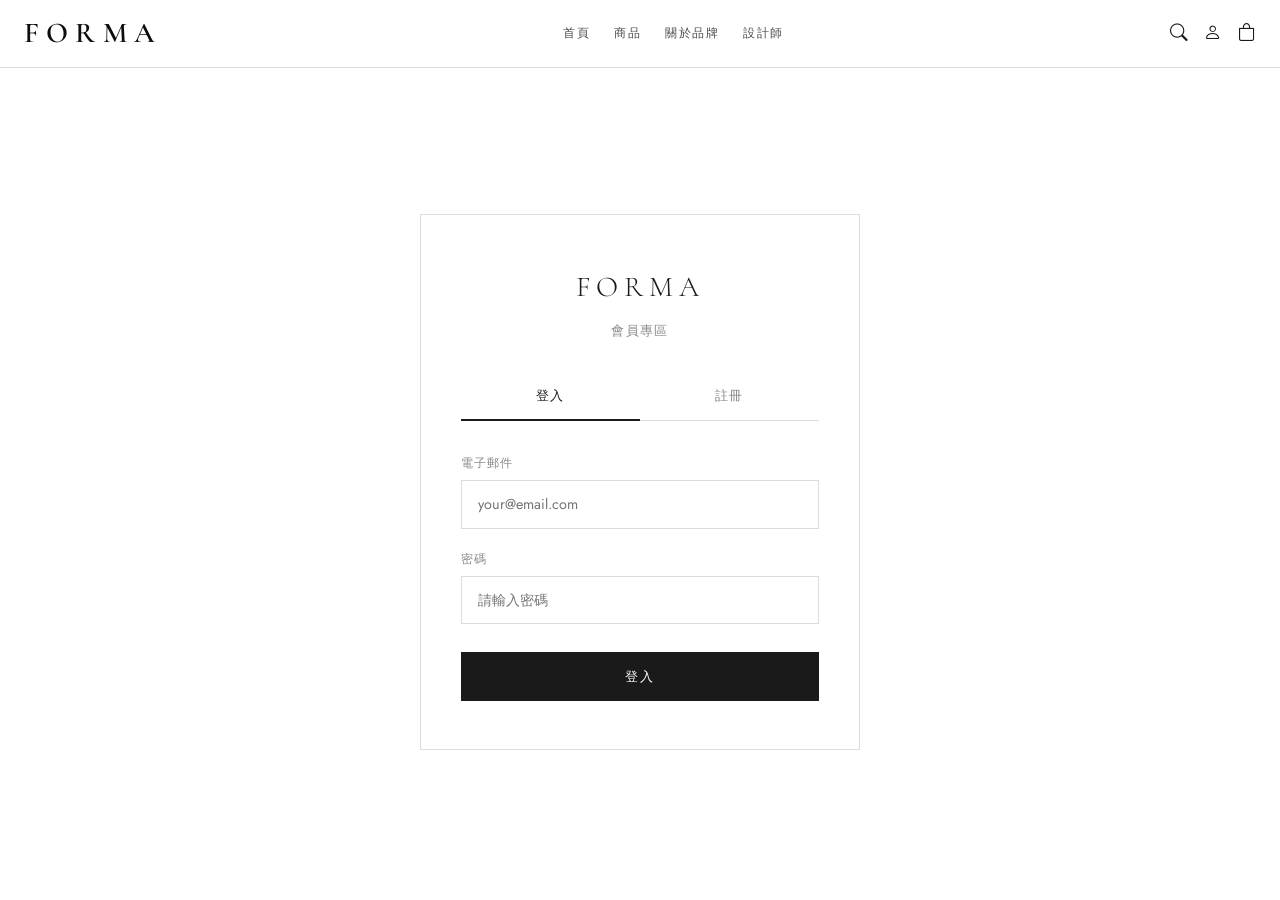
<file: login.html>
<!DOCTYPE html>
<html lang="zh-TW">

<head>
  <meta charset="UTF-8">
  <meta name="viewport" content="width=device-width, initial-scale=1.0">
  <title>會員登入 — FORMA</title>
  <link rel="preconnect" href="https://fonts.googleapis.com">
  <link
    href="https://fonts.googleapis.com/css2?family=Cormorant+Garamond:ital,wght@0,300;0,400;0,600;1,300;1,400&family=Jost:wght@200;300;400;500&display=swap"
    rel="stylesheet">
  <link rel="stylesheet" href="https://cdn.jsdelivr.net/npm/bootstrap@5.3.0/dist/css/bootstrap.min.css">
  <link rel="stylesheet" href="https://cdn.jsdelivr.net/npm/bootstrap-icons@1.11.0/font/bootstrap-icons.css">
  <link rel="stylesheet" href="style.css">
  <style>
    .auth-wrap {
      min-height: calc(100vh - 72px);
      display: flex;
      align-items: center;
      justify-content: center;
      padding: 3rem 1rem;
      background: var(--color-bg);
    }

    .auth-card {
      width: 100%;
      max-width: 440px;
      background: #fff;
      border: 1px solid var(--color-border);
      padding: 3rem 2.5rem;
    }

    .auth-logo {
      font-family: var(--font-display);
      font-size: 1.8rem;
      font-weight: 300;
      letter-spacing: .2em;
      text-align: center;
      margin-bottom: .5rem;
      color: var(--color-dark);
    }

    .auth-subtitle {
      text-align: center;
      font-size: .8rem;
      letter-spacing: .1em;
      color: var(--color-muted);
      text-transform: uppercase;
      margin-bottom: 2rem;
    }

    .auth-tab-btns {
      display: flex;
      border-bottom: 1px solid var(--color-border);
      margin-bottom: 2rem;
    }

    .auth-tab-btn {
      flex: 1;
      background: none;
      border: none;
      border-bottom: 2px solid transparent;
      padding: .75rem;
      font-family: var(--font-body);
      font-size: .8rem;
      letter-spacing: .1em;
      text-transform: uppercase;
      color: var(--color-muted);
      cursor: pointer;
      margin-bottom: -1px;
      transition: all .2s;
    }

    .auth-tab-btn.active {
      color: var(--color-dark);
      border-bottom-color: var(--color-dark);
    }

    .auth-form-group {
      margin-bottom: 1.25rem;
    }

    .auth-form-group label {
      display: block;
      font-size: .75rem;
      letter-spacing: .08em;
      text-transform: uppercase;
      color: var(--color-muted);
      margin-bottom: .4rem;
    }

    .auth-form-group input {
      width: 100%;
      border: 1px solid var(--color-border);
      padding: .7rem 1rem;
      font-family: var(--font-body);
      font-size: .9rem;
      outline: none;
      transition: border-color .2s;
      background: var(--color-bg);
    }

    .auth-form-group input:focus {
      border-color: var(--color-dark);
      background: #fff;
    }

    .auth-submit {
      width: 100%;
      background: var(--color-dark);
      color: #fff;
      border: none;
      padding: .85rem;
      font-family: var(--font-body);
      font-size: .8rem;
      letter-spacing: .15em;
      text-transform: uppercase;
      cursor: pointer;
      transition: background .2s;
      margin-top: .5rem;
    }

    .auth-submit:hover {
      background: #333;
    }

    .auth-msg {
      font-size: .85rem;
      padding: .6rem .8rem;
      margin-bottom: 1rem;
      display: none;
    }

    .auth-msg.error {
      background: #fff0f0;
      color: #c0392b;
      border-left: 3px solid #c0392b;
    }

    .auth-msg.success {
      background: #f0fff4;
      color: #27ae60;
      border-left: 3px solid #27ae60;
    }
  </style>
</head>

<body>

  <!-- NAVBAR -->
  <nav class="navbar navbar-expand-lg sticky-top forma-nav">
    <div class="container-fluid px-4">
      <a class="navbar-brand forma-logo" href="index.html">FORMA</a>
      <div class="collapse navbar-collapse" id="navMenu">
        <ul class="navbar-nav mx-auto gap-4">
          <li class="nav-item"><a class="nav-link" href="index.html">首頁</a></li>
          <li class="nav-item"><a class="nav-link" href="products.html">商品</a></li>
          <li class="nav-item"><a class="nav-link" href="#">關於品牌</a></li>
          <li class="nav-item"><a class="nav-link" href="#">設計師</a></li>
        </ul>
        <div class="d-flex align-items-center gap-3">
          <a href="#" class="nav-icon"><i class="bi bi-search"></i></a>
          <a href="login.html" class="nav-icon"><i class="bi bi-person"></i></a>
          <a href="cart.html" class="nav-icon cart-icon">
            <i class="bi bi-bag"></i>
            <span class="cart-badge" id="cartCount">0</span>
          </a>
        </div>
      </div>
    </div>
  </nav>

  <div class="auth-wrap">
    <div class="auth-card">
      <div class="auth-logo">FORMA</div>
      <p class="auth-subtitle">會員專區</p>

      <!-- 分頁切換：登入 / 註冊 -->
      <div class="auth-tab-btns">
        <button class="auth-tab-btn active" id="tabLogin" onclick="switchTab('login')">登入</button>
        <button class="auth-tab-btn" id="tabRegister" onclick="switchTab('register')">註冊</button>
      </div>

      <!-- 訊息區域 -->
      <div class="auth-msg" id="authMsg"></div>

      <!-- 登入表單 -->
      <form id="loginForm" onsubmit="handleLogin(event)">
        <div class="auth-form-group">
          <label>電子郵件</label>
          <input type="email" id="loginEmail" placeholder="your@email.com" required>
        </div>
        <div class="auth-form-group">
          <label>密碼</label>
          <input type="password" id="loginPassword" placeholder="請輸入密碼" required>
        </div>
        <button type="submit" class="auth-submit">登入</button>
      </form>

      <!-- 註冊表單（預設隱藏） -->
      <form id="registerForm" style="display:none;" onsubmit="handleRegister(event)">
        <div class="auth-form-group">
          <label>姓名</label>
          <input type="text" id="regName" placeholder="請輸入您的姓名" required>
        </div>
        <div class="auth-form-group">
          <label>電子郵件</label>
          <input type="email" id="regEmail" placeholder="your@email.com" required>
        </div>
        <div class="auth-form-group">
          <label>密碼（至少 6 位）</label>
          <input type="password" id="regPassword" placeholder="請設定密碼" minlength="6" required>
        </div>
        <div class="auth-form-group">
          <label>確認密碼</label>
          <input type="password" id="regPasswordConfirm" placeholder="再次輸入密碼" required>
        </div>

        <div class="auth-form-group" id="regCodeGroup" style="display:none;">
          <label>驗證碼</label>
          <input type="text" id="regCode" placeholder="請輸入信箱收到的 6 位數驗證碼">
        </div>

        <button type="button" class="auth-submit" id="btnSendCode" onclick="handleSendCode()">發送驗證碼</button>
        <button type="submit" class="auth-submit" id="btnSubmitReg" style="display:none;">建立帳號</button>
      </form>
    </div>
  </div>

  <script src="https://cdn.jsdelivr.net/npm/bootstrap@5.3.0/dist/js/bootstrap.bundle.min.js"></script>
  <script src="cart.js"></script>
  <script src="auth.js"></script>
  <script>
    // 若已登入，直接跳回來源頁或首頁
    if (getCurrentUser()) {
      const back = new URLSearchParams(location.search).get('redirect') || 'index.html';
      window.location.href = back;
    }

    function switchTab(tab) {
      document.getElementById('loginForm').style.display = tab === 'login' ? '' : 'none';
      document.getElementById('registerForm').style.display = tab === 'register' ? '' : 'none';
      document.getElementById('tabLogin').classList.toggle('active', tab === 'login');
      document.getElementById('tabRegister').classList.toggle('active', tab === 'register');
      clearMsg();
    }

    function showMsg(text, type) {
      const el = document.getElementById('authMsg');
      el.textContent = text;
      el.className = 'auth-msg ' + type;
      el.style.display = 'block';
    }
    function clearMsg() {
      document.getElementById('authMsg').style.display = 'none';
    }

    // 取得登入後應跳轉的頁面（優先 sessionStorage，其次 URL param）
    function getRedirect() {
      const stored = sessionStorage.getItem('loginRedirect');
      if (stored) { sessionStorage.removeItem('loginRedirect'); return stored; }
      return new URLSearchParams(location.search).get('redirect') || 'index.html';
    }

    // login() 和 register() 現在是 async，所以表單處理也改成 async
    async function handleLogin(e) {
      e.preventDefault();
      const btn = e.target.querySelector('button[type=submit]');
      btn.textContent = '登入中...'; btn.disabled = true;

      const email = document.getElementById('loginEmail').value.trim();
      const password = document.getElementById('loginPassword').value;
      const result = await login(email, password);

      btn.textContent = '登入'; btn.disabled = false;
      if (!result.ok) { showMsg(result.msg, 'error'); return; }
      window.location.href = getRedirect();
    }

    // ── 處理第一階段：發送驗證碼 ──
    async function handleSendCode() {
      const name = document.getElementById('regName').value.trim();
      const email = document.getElementById('regEmail').value.trim();
      const password = document.getElementById('regPassword').value;
      const confirm = document.getElementById('regPasswordConfirm').value;

      // 基礎驗證
      if (!name || !email || !password) {
        showMsg('請先完整填寫姓名、Email 與密碼', 'error');
        return;
      }
      if (password.length < 6) {
        showMsg('密碼至少需要 6 個字元', 'error');
        return;
      }
      if (password !== confirm) {
        showMsg('兩次輸入的密碼不一致', 'error');
        return;
      }

      const btn = document.getElementById('btnSendCode');
      btn.textContent = '發送中...';
      btn.disabled = true;

      // 呼叫 auth.js 的 API
      const result = await sendCode(name, email, password);

      if (!result.ok) {
        showMsg(result.msg, 'error');
        btn.textContent = '發送驗證碼';
        btn.disabled = false;
        return;
      }

      // 成功發送：切換 UI 顯示驗證碼欄位
      showMsg(result.msg || '驗證碼已發送，請檢查信箱 (有效期 10 分鐘)', 'success');
      btn.style.display = 'none';
      document.getElementById('regCodeGroup').style.display = 'block';
      document.getElementById('regCode').required = true;
      document.getElementById('btnSubmitReg').style.display = 'block';
    }

    // ── 處理第二階段：確認註冊 ──
    async function handleRegister(e) {
      e.preventDefault();
      const email = document.getElementById('regEmail').value.trim();
      const code = document.getElementById('regCode').value.trim();

      if (!code) {
        showMsg('請輸入驗證碼', 'error');
        return;
      }

      const btn = document.getElementById('btnSubmitReg');
      btn.textContent = '建立中...';
      btn.disabled = true;

      // 呼叫 auth.js 的 API (傳入 email 與 code)
      const result = await register(email, code);

      btn.textContent = '建立帳號';
      btn.disabled = false;

      if (!result.ok) {
        showMsg(result.msg, 'error');
        return;
      }

      showMsg('註冊成功！正在跳轉...', 'success');
      setTimeout(() => { window.location.href = getRedirect(); }, 1000);
    }
  </script>
</body>

</html>
</file>
<file: style.css>
/* ══════════════════════════════════════
   FORMA — Design System CSS
   使用技術：CSS Variables, Flexbox, Grid,
   Position, Box Model, Bootstrap 5 整合
   ══════════════════════════════════════ */

/* ── CSS Variables (設計 Token) ── */
:root {
  --color-black:    #0d0d0d;
  --color-dark:     #1a1a1a;
  --color-mid:      #4a4a4a;
  --color-muted:    #888888;
  --color-border:   #e0dbd5;
  --color-cream:    #f7f4f0;
  --color-white:    #ffffff;
  --color-accent:   #c9a96e;   /* warm gold */
  --color-accent-d: #a8834a;

  --font-display: 'Cormorant Garamond', serif;
  --font-body:    'Jost', sans-serif;

  --nav-h: 68px;
  --radius: 2px;
  --transition: 0.3s cubic-bezier(0.4, 0, 0.2, 1);
}

/* ── Reset & Base ── */
*, *::before, *::after { box-sizing: border-box; margin: 0; padding: 0; }

html { scroll-behavior: smooth; }

body {
  font-family: var(--font-body);
  color: var(--color-dark);
  background: var(--color-white);
  font-weight: 300;
  line-height: 1.7;
  -webkit-font-smoothing: antialiased;
}

a { text-decoration: none; color: inherit; }
img { display: block; width: 100%; height: 100%; object-fit: cover; }
button { cursor: pointer; border: none; background: none; }

/* ── NAV ── */
.forma-nav {
  background: var(--color-white);
  border-bottom: 1px solid var(--color-border);
  height: var(--nav-h);
  z-index: 1000;
  transition: box-shadow var(--transition);
}
.forma-nav.scrolled { box-shadow: 0 2px 20px rgba(0,0,0,.06); }

.forma-logo {
  font-family: var(--font-display);
  font-size: 1.8rem;
  font-weight: 600;
  letter-spacing: 0.25em;
  color: var(--color-black) !important;
}

.navbar-nav .nav-link {
  font-family: var(--font-body);
  font-size: 0.78rem;
  font-weight: 400;
  letter-spacing: 0.12em;
  text-transform: uppercase;
  color: var(--color-mid) !important;
  padding: 0.5rem 0 !important;
  position: relative;
  transition: color var(--transition);
}
.navbar-nav .nav-link::after {
  content: '';
  position: absolute;
  bottom: 0; left: 0;
  width: 0; height: 1px;
  background: var(--color-black);
  transition: width var(--transition);
}
.navbar-nav .nav-link:hover,
.navbar-nav .nav-link.active { color: var(--color-black) !important; }
.navbar-nav .nav-link:hover::after,
.navbar-nav .nav-link.active::after { width: 100%; }

.nav-icon {
  color: var(--color-dark);
  font-size: 1.1rem;
  transition: color var(--transition);
  position: relative;
}
.nav-icon:hover { color: var(--color-accent); }

.cart-icon { position: relative; }
.cart-badge {
  position: absolute;
  top: -6px; right: -8px;
  background: var(--color-black);
  color: white;
  font-size: 0.6rem;
  font-weight: 500;
  width: 16px; height: 16px;
  border-radius: 50%;
  display: flex; align-items: center; justify-content: center;
}

/* ── HERO ── */
.hero-section { position: relative; overflow: hidden; }

.hero-slide {
  height: calc(100vh - var(--nav-h));
  min-height: 600px;
  display: flex;
  align-items: center;
  position: relative;
}

.hero-slide-1 {
  background: linear-gradient(105deg, #1c1c1c 50%, #2e2a24 100%);
}
.hero-slide-1::after {
  content: '';
  position: absolute; inset: 0;
  background: url('https://images.unsplash.com/photo-1555041469-a586c61ea9bc?w=1400&q=80') right/55% no-repeat;
  opacity: 0.55;
}

.hero-slide-2 {
  background: var(--color-cream);
}
.hero-slide-2::after {
  content: '';
  position: absolute; inset: 0;
  background: url('https://images.unsplash.com/photo-1592078615290-033ee584e267?w=1400&q=80') left/50% no-repeat;
  opacity: 0.6;
}

.hero-slide-3 {
  background: linear-gradient(105deg, #2c2520 55%, #1a1310 100%);
}
.hero-slide-3::after {
  content: '';
  position: absolute; inset: 0;
  background: url('https://images.unsplash.com/photo-1567538096630-e0c55bd6374c?w=1400&q=80') right/50% no-repeat;
  opacity: 0.45;
}

.hero-content {
  position: relative;
  z-index: 2;
  padding: 0 5vw;
  max-width: 600px;
  animation: heroFadeIn 0.8s ease both;
}
.hero-content-right {
  margin-left: auto;
  padding-right: 5vw;
  padding-left: 0;
  text-align: right;
}

@keyframes heroFadeIn {
  from { opacity: 0; transform: translateY(30px); }
  to   { opacity: 1; transform: translateY(0); }
}

.hero-label {
  font-family: var(--font-body);
  font-size: 0.72rem;
  letter-spacing: 0.2em;
  text-transform: uppercase;
  color: var(--color-accent);
  margin-bottom: 1rem;
}

.hero-title {
  font-family: var(--font-display);
  font-size: clamp(3rem, 6vw, 5.5rem);
  font-weight: 300;
  line-height: 1.1;
  color: var(--color-white);
  margin-bottom: 1.5rem;
}
.hero-slide-2 .hero-title { color: var(--color-black); }

.hero-title em {
  font-style: italic;
  font-weight: 300;
  color: var(--color-accent);
}

.hero-sub {
  font-size: 0.9rem;
  color: rgba(255,255,255,0.7);
  margin-bottom: 2.5rem;
  max-width: 380px;
}
.hero-slide-2 .hero-sub { color: var(--color-mid); }

/* Carousel Overrides */
.carousel-arrow {
  font-size: 1.5rem;
  color: white;
  text-shadow: 0 1px 6px rgba(0,0,0,.4);
}
.carousel-control-prev, .carousel-control-next {
  width: 60px;
  opacity: 0.7;
  transition: opacity var(--transition);
}
.carousel-control-prev:hover, .carousel-control-next:hover { opacity: 1; }

.carousel-dots { bottom: 1.5rem; }
.carousel-dots button {
  width: 24px; height: 2px;
  border-radius: 0;
  background: rgba(255,255,255,0.4);
  opacity: 1;
  transition: background var(--transition), width var(--transition);
}
.carousel-dots button.active {
  background: white;
  width: 40px;
}

/* ── BUTTONS ── */
.btn-forma {
  display: inline-flex;
  align-items: center;
  font-family: var(--font-body);
  font-size: 0.75rem;
  font-weight: 400;
  letter-spacing: 0.14em;
  text-transform: uppercase;
  color: white;
  background: var(--color-black);
  border: 1px solid var(--color-black);
  padding: 0.85rem 2rem;
  transition: all var(--transition);
}
.btn-forma:hover {
  background: var(--color-accent);
  border-color: var(--color-accent);
  color: white;
}

.btn-forma-light {
  background: transparent;
  border: 1px solid white;
  color: white;
}
.btn-forma-light:hover {
  background: white;
  color: var(--color-black);
}

.btn-forma-full {
  display: block; width: 100%;
  font-family: var(--font-body);
  font-size: 0.78rem;
  font-weight: 400;
  letter-spacing: 0.15em;
  text-transform: uppercase;
  background: var(--color-black);
  color: white;
  border: 1px solid var(--color-black);
  padding: 1rem;
  transition: all var(--transition);
}
.btn-forma-full:hover { background: var(--color-accent); border-color: var(--color-accent); }

.btn-forma-outline {
  display: block; width: 100%;
  font-family: var(--font-body);
  font-size: 0.78rem;
  font-weight: 400;
  letter-spacing: 0.15em;
  text-transform: uppercase;
  background: transparent;
  color: var(--color-black);
  border: 1px solid var(--color-border);
  padding: 1rem;
  transition: all var(--transition);
}
.btn-forma-outline:hover { border-color: var(--color-black); }

.btn-forma-sm {
  display: inline-flex; align-items: center;
  font-family: var(--font-body);
  font-size: 0.72rem;
  letter-spacing: 0.14em;
  text-transform: uppercase;
  color: white;
  border-bottom: 1px solid rgba(255,255,255,0.5);
  padding-bottom: 2px;
  transition: border-color var(--transition);
}
.btn-forma-sm:hover { border-color: white; color: white; }
.btn-forma-sm-light { color: var(--color-dark); border-color: rgba(0,0,0,0.3); }
.btn-forma-sm-light:hover { border-color: var(--color-dark); color: var(--color-dark); }

.btn-forma-sm-dark {
  font-family: var(--font-body);
  font-size: 0.75rem;
  letter-spacing: 0.12em;
  text-transform: uppercase;
  background: var(--color-black);
  color: white;
  border: 1px solid var(--color-black);
  padding: 0.6rem 1.5rem;
  transition: all var(--transition);
}
.btn-forma-sm-dark:hover { background: var(--color-accent); border-color: var(--color-accent); }

.btn-forma-outline-sm {
  font-family: var(--font-body);
  font-size: 0.75rem;
  letter-spacing: 0.12em;
  text-transform: uppercase;
  background: transparent;
  color: var(--color-dark);
  border: 1px solid var(--color-border);
  padding: 0.6rem 1.5rem;
  transition: all var(--transition);
}
.btn-forma-outline-sm:hover { border-color: var(--color-dark); }

/* ── SECTIONS ── */
.section-pad { padding: 5rem 0; }
.bg-cream { background: var(--color-cream); }

.section-header {
  display: flex;
  align-items: baseline;
  gap: 1.5rem;
  margin-bottom: 2.5rem;
  flex-wrap: wrap;
}
.section-label {
  font-size: 0.7rem;
  letter-spacing: 0.2em;
  text-transform: uppercase;
  color: var(--color-accent);
  font-weight: 400;
}
.section-title {
  font-family: var(--font-display);
  font-size: clamp(2rem, 3.5vw, 2.8rem);
  font-weight: 300;
  flex: 1;
}
.section-link {
  font-size: 0.75rem;
  letter-spacing: 0.1em;
  text-transform: uppercase;
  color: var(--color-muted);
  border-bottom: 1px solid var(--color-border);
  padding-bottom: 1px;
  transition: all var(--transition);
  white-space: nowrap;
}
.section-link:hover { color: var(--color-black); border-color: var(--color-black); }

/* ── BRAND STRIP ── */
.brand-strip {
  border-top: 1px solid var(--color-border);
  border-bottom: 1px solid var(--color-border);
  background: var(--color-white);
}
.brand-name {
  font-family: var(--font-display);
  font-size: 1.1rem;
  font-weight: 300;
  letter-spacing: 0.08em;
  color: var(--color-muted);
  transition: color var(--transition);
}
.brand-name:hover { color: var(--color-black); }
.brand-sep { color: var(--color-border); }

/* ── PRODUCT CARD ── */
.product-card {
  cursor: pointer;
  transition: transform var(--transition);
}
.product-card:hover { transform: translateY(-4px); }

.product-img-wrap {
  position: relative;
  overflow: hidden;
  aspect-ratio: 3/4;
  background: var(--color-cream);
}
.product-card-wide .product-img-wrap { aspect-ratio: 4/3; }

.product-img {
  transition: transform 0.5s ease;
}
.product-card:hover .product-img { transform: scale(1.04); }

.product-overlay {
  position: absolute;
  inset: 0;
  background: rgba(0,0,0,0.35);
  display: flex;
  align-items: flex-end;
  justify-content: center;
  padding-bottom: 1.5rem;
  opacity: 0;
  transition: opacity var(--transition);
}
.product-card:hover .product-overlay { opacity: 1; }

.btn-overlay {
  font-family: var(--font-body);
  font-size: 0.72rem;
  font-weight: 400;
  letter-spacing: 0.14em;
  text-transform: uppercase;
  color: white;
  background: rgba(0,0,0,0.7);
  border: 1px solid rgba(255,255,255,0.4);
  padding: 0.6rem 1.4rem;
  backdrop-filter: blur(4px);
  transition: all var(--transition);
}
.btn-overlay:hover { background: var(--color-black); border-color: var(--color-black); }

.product-badge {
  position: absolute;
  top: 1rem; left: 1rem;
  font-size: 0.65rem;
  font-weight: 500;
  letter-spacing: 0.1em;
  text-transform: uppercase;
  background: var(--color-black);
  color: white;
  padding: 0.25rem 0.6rem;
}
.badge-sale { background: var(--color-accent); }

.product-info { padding: 1rem 0 0; }
.product-brand {
  font-size: 0.68rem;
  letter-spacing: 0.15em;
  text-transform: uppercase;
  color: var(--color-muted);
  margin-bottom: 0.3rem;
}
.product-name {
  font-family: var(--font-display);
  font-size: 1.15rem;
  font-weight: 300;
  margin-bottom: 0.4rem;
}
.product-price {
  font-size: 0.85rem;
  font-weight: 400;
  color: var(--color-dark);
}

/* ── BANNER SPLIT ── */
.banner-split {
  display: grid;
  grid-template-columns: 1fr 1fr;
  height: 60vh;
  min-height: 400px;
}
.banner-left {
  background: url('https://images.unsplash.com/photo-1586023492125-27b2c045efd7?w=900&q=80') center/cover;
  position: relative;
}
.banner-left::before {
  content: ''; position: absolute; inset: 0;
  background: linear-gradient(135deg, rgba(20,16,12,.75), rgba(20,16,12,.3));
}
.banner-right {
  background: url('https://images.unsplash.com/photo-1592078615290-033ee584e267?w=900&q=80') center/cover;
  position: relative;
}
.banner-right::before {
  content: ''; position: absolute; inset: 0;
  background: linear-gradient(135deg, rgba(240,235,228,.85), rgba(240,235,228,.4));
}
.banner-content {
  position: absolute; inset: 0;
  display: flex; flex-direction: column;
  align-items: flex-start; justify-content: flex-end;
  padding: 2.5rem;
  z-index: 1;
}
.banner-label {
  font-size: 0.68rem;
  letter-spacing: 0.18em;
  text-transform: uppercase;
  color: rgba(255,255,255,0.7);
  margin-bottom: 0.5rem;
}
.banner-right .banner-label { color: var(--color-muted); }
.banner-title {
  font-family: var(--font-display);
  font-size: clamp(2rem, 3.5vw, 3rem);
  font-weight: 300;
  line-height: 1.1;
  color: white;
  margin-bottom: 1.5rem;
}
.banner-right .banner-title { color: var(--color-dark); }

/* ── FEATURE STRIP ── */
.feature-strip { border-top: 1px solid var(--color-border); }
.feature-item { padding: 1rem; }
.feature-icon {
  font-size: 1.8rem;
  color: var(--color-accent);
  display: block;
  margin-bottom: 1rem;
}
.feature-title {
  font-family: var(--font-display);
  font-size: 1rem;
  font-weight: 400;
  margin-bottom: 0.4rem;
}
.feature-text {
  font-size: 0.78rem;
  color: var(--color-muted);
  margin: 0;
}

/* ── FOOTER ── */
.forma-footer {
  background: var(--color-black);
  color: rgba(255,255,255,0.6);
}
.footer-logo {
  font-family: var(--font-display);
  font-size: 2rem;
  font-weight: 600;
  letter-spacing: 0.3em;
  color: white;
  margin-bottom: 1rem;
}
.footer-desc { font-size: 0.82rem; line-height: 1.8; }
.footer-heading {
  font-family: var(--font-body);
  font-size: 0.68rem;
  letter-spacing: 0.18em;
  text-transform: uppercase;
  color: white;
  margin-bottom: 1.2rem;
}
.footer-links { list-style: none; padding: 0; }
.footer-links li { margin-bottom: 0.6rem; }
.footer-links a {
  font-size: 0.82rem;
  color: rgba(255,255,255,0.5);
  transition: color var(--transition);
}
.footer-links a:hover { color: white; }
.social-icon {
  font-size: 1.1rem;
  color: rgba(255,255,255,0.5);
  transition: color var(--transition);
}
.social-icon:hover { color: var(--color-accent); }
.footer-bottom {
  border-top: 1px solid rgba(255,255,255,.1);
  font-size: 0.75rem;
  padding-top: 1.5rem !important;
}
.footer-bottom p { margin: 0; }

/* ── PAGE HEADER ── */
.page-header {
  padding: 1.5rem 0 2rem;
  border-bottom: 1px solid var(--color-border);
}
.forma-breadcrumb { margin: 0 0 0.75rem; }
.forma-breadcrumb .breadcrumb-item a { color: var(--color-muted); font-size: 0.78rem; }
.forma-breadcrumb .breadcrumb-item.active { color: var(--color-dark); font-size: 0.78rem; }
.forma-breadcrumb .breadcrumb-item + .breadcrumb-item::before { color: var(--color-border); }
.page-title {
  font-family: var(--font-display);
  font-size: clamp(2rem, 4vw, 3.2rem);
  font-weight: 300;
  margin: 0;
}

/* ── FILTER PANEL ── */
.filter-panel {
  border: 1px solid var(--color-border);
  padding: 1.5rem;
  position: sticky;
  top: calc(var(--nav-h) + 1rem);
}
.filter-heading {
  font-family: var(--font-display);
  font-size: 1.2rem;
  font-weight: 400;
  margin-bottom: 1.5rem;
  padding-bottom: 1rem;
  border-bottom: 1px solid var(--color-border);
}
.filter-group { margin-bottom: 1.5rem; padding-bottom: 1.5rem; border-bottom: 1px solid var(--color-border); }
.filter-group:last-child { border-bottom: none; }
.filter-sub {
  font-size: 0.68rem;
  letter-spacing: 0.15em;
  text-transform: uppercase;
  color: var(--color-muted);
  margin-bottom: 0.8rem;
}
.filter-check { margin-bottom: 0.4rem; }
.filter-check .form-check-input:checked {
  background-color: var(--color-black);
  border-color: var(--color-black);
}
.filter-check .form-check-label { font-size: 0.85rem; }
.designer-filter-scroll {
  max-height: 280px; /* 約 10 個項目高度 */
  overflow-y: auto;
  cursor: grab;
  scrollbar-width: thin;
  scrollbar-color: var(--color-border) transparent;
}
.designer-filter-scroll::-webkit-scrollbar { width: 4px; }
.designer-filter-scroll::-webkit-scrollbar-thumb { background: var(--color-border); border-radius: 2px; }

.forma-range { width: 100%; accent-color: var(--color-black); margin-bottom: 0.5rem; }
.price-display { font-size: 0.82rem; color: var(--color-mid); }

.forma-select {
  width: 100%;
  border: 1px solid var(--color-border);
  padding: 0.5rem 0.8rem;
  font-family: var(--font-body);
  font-size: 0.82rem;
  color: var(--color-dark);
  background: white;
  outline: none;
  cursor: pointer;
  transition: border-color var(--transition);
}
.forma-select:focus { border-color: var(--color-dark); }

/* ── PRODUCT LIST (Products page) ── */
.result-count { font-size: 0.82rem; color: var(--color-muted); margin: 0; }
.view-btn {
  width: 36px; height: 36px;
  border: 1px solid var(--color-border);
  display: flex; align-items: center; justify-content: center;
  font-size: 0.9rem;
  color: var(--color-muted);
  transition: all var(--transition);
}
.view-btn.active, .view-btn:hover {
  background: var(--color-black);
  color: white;
  border-color: var(--color-black);
}

/* Pagination */
.forma-pagination .page-link {
  border: 1px solid var(--color-border);
  color: var(--color-dark);
  font-size: 0.8rem;
  padding: 0.5rem 0.85rem;
  border-radius: 0 !important;
  transition: all var(--transition);
}
.forma-pagination .page-item.active .page-link {
  background: var(--color-black);
  border-color: var(--color-black);
  color: white;
}
.forma-pagination .page-link:hover { background: var(--color-cream); }

/* ── MAGNIFIER (Product Detail) ── */
.gallery-wrap { position: sticky; top: calc(var(--nav-h) + 1rem); }

.magnifier-container {
  position: relative;
  overflow: visible;
  cursor: crosshair;
  border: 1px solid var(--color-border);
  aspect-ratio: 1/1;
  background: var(--color-cream);
}

.gallery-main-img {
  width: 100%; height: 100%;
  object-fit: cover;
  display: block;
  transition: opacity 0.3s ease;
}

.magnifier-lens {
  position: absolute;
  border: 1px solid rgba(255,255,255,.6);
  background: rgba(255,255,255,.15);
  backdrop-filter: blur(0px);
  pointer-events: none;
  opacity: 0;
  transition: opacity 0.2s;
  box-shadow: 0 0 0 1px rgba(0,0,0,.1);
  border-radius: 50%;
}

.magnifier-result {
  position: absolute;
  top: 0; right: -102%;
  width: 100%; height: 100%;
  border: 1px solid var(--color-border);
  background: var(--color-cream);
  background-repeat: no-repeat;
  opacity: 0;
  pointer-events: none;
  transition: opacity 0.2s;
  z-index: 10;
}

.magnifier-container:hover .magnifier-lens,
.magnifier-container:hover .magnifier-result { opacity: 1; }

.thumb-strip {
  display: flex;
  gap: 0.5rem;
  margin-top: 0.75rem;
}
.thumb {
  width: 70px; height: 70px;
  object-fit: cover;
  cursor: pointer;
  border: 1px solid transparent;
  opacity: 0.6;
  transition: all var(--transition);
  flex-shrink: 0;
}
.thumb:hover, .thumb.active {
  border-color: var(--color-black);
  opacity: 1;
}

.magnifier-hint {
  font-size: 0.72rem;
  color: var(--color-muted);
  margin-top: 0.5rem;
}

/* ── PRODUCT DETAIL INFO ── */
.product-detail-info { padding-top: 0.5rem; }
.detail-brand {
  font-size: 0.7rem;
  letter-spacing: 0.2em;
  text-transform: uppercase;
  color: var(--color-accent);
  margin-bottom: 0.5rem;
}
.detail-name {
  font-family: var(--font-display);
  font-size: clamp(1.8rem, 3vw, 2.5rem);
  font-weight: 300;
  line-height: 1.2;
  margin-bottom: 0.75rem;
}
.detail-rating { margin-bottom: 1rem; }
.detail-rating .bi { color: var(--color-accent); font-size: 0.85rem; }
.rating-count { font-size: 0.78rem; color: var(--color-muted); margin-left: 0.5rem; }
.detail-price {
  font-family: var(--font-display);
  font-size: 1.8rem;
  font-weight: 300;
  margin-bottom: 1.2rem;
}
.detail-desc { font-size: 0.88rem; color: var(--color-mid); line-height: 1.9; margin-bottom: 2rem; }

/* Options */
.option-group { margin-bottom: 1.5rem; }
.option-label {
  font-size: 0.7rem;
  letter-spacing: 0.15em;
  text-transform: uppercase;
  color: var(--color-muted);
  margin-bottom: 0.75rem;
}
.option-selected {
  color: var(--color-dark);
  font-weight: 400;
  margin-left: 0.5rem;
  text-transform: none;
  letter-spacing: 0;
  font-size: 0.8rem;
}

.color-swatches { display: flex; gap: 0.6rem; }
.swatch {
  width: 28px; height: 28px;
  border-radius: 50%;
  border: 2px solid transparent;
  outline: 2px solid transparent;
  outline-offset: 2px;
  transition: outline-color var(--transition);
}
.swatch.active, .swatch:hover { outline-color: var(--color-black); }

.opt-btn {
  font-family: var(--font-body);
  font-size: 0.75rem;
  letter-spacing: 0.05em;
  color: var(--color-dark);
  border: 1px solid var(--color-border);
  padding: 0.4rem 0.9rem;
  transition: all var(--transition);
}
.opt-btn.active, .opt-btn:hover { border-color: var(--color-black); background: var(--color-black); color: white; }

/* Qty */
.qty-control {
  display: flex;
  align-items: center;
  gap: 0;
  width: fit-content;
  border: 1px solid var(--color-border);
}
.qty-btn {
  width: 40px; height: 40px;
  display: flex; align-items: center; justify-content: center;
  font-size: 0.9rem;
  color: var(--color-dark);
  transition: background var(--transition);
}
.qty-btn:hover { background: var(--color-cream); }
.qty-num {
  min-width: 44px;
  text-align: center;
  font-size: 0.9rem;
  border-left: 1px solid var(--color-border);
  border-right: 1px solid var(--color-border);
  line-height: 40px;
}

/* Meta Info */
.detail-meta { border-top: 1px solid var(--color-border); padding-top: 1.25rem; }
.meta-row {
  display: flex;
  justify-content: space-between;
  align-items: center;
  padding: 0.5rem 0;
  font-size: 0.82rem;
  border-bottom: 1px solid var(--color-border);
}
.meta-row:last-child { border-bottom: none; }
.meta-key { color: var(--color-muted); }
.meta-val { color: var(--color-dark); }

/* TABS */
.forma-tabs { border-bottom: 1px solid var(--color-border); gap: 0.5rem; }
.forma-tabs .nav-link {
  font-family: var(--font-body);
  font-size: 0.78rem;
  letter-spacing: 0.1em;
  text-transform: uppercase;
  color: var(--color-muted);
  border: none !important;
  border-bottom: 2px solid transparent !important;
  padding: 0.75rem 0.5rem;
  border-radius: 0 !important;
  transition: all var(--transition);
}
.forma-tabs .nav-link.active {
  color: var(--color-black);
  border-bottom-color: var(--color-black) !important;
  background: none;
}

.forma-tab-content { padding: 2rem 0; }

.spec-grid {}
.spec-item {
  display: flex; flex-direction: column;
  padding: 1rem;
  border: 1px solid var(--color-border);
}
.spec-key { font-size: 0.68rem; letter-spacing: 0.15em; text-transform: uppercase; color: var(--color-muted); margin-bottom: 0.3rem; }
.spec-val { font-size: 0.9rem; }

.story-content p { font-size: 0.9rem; line-height: 1.9; color: var(--color-mid); margin-bottom: 1rem; }

.review-item { padding: 1.5rem 0; border-bottom: 1px solid var(--color-border); }
.review-stars { color: var(--color-accent); font-size: 0.85rem; }
.review-date { font-size: 0.75rem; color: var(--color-muted); margin: 0.25rem 0 0.75rem; }
.review-text { font-size: 0.88rem; color: var(--color-mid); margin: 0; }

.mt-6 { margin-top: 5rem; }

/* ── CART PAGE ── */
.empty-cart { padding: 4rem 0; }
.empty-cart-icon { font-size: 4rem; color: var(--color-border); }

.cart-count-title { font-family: var(--font-display); font-weight: 400; font-size: 1.1rem; }
.btn-text-link { font-size: 0.75rem; color: var(--color-muted); letter-spacing: 0.08em; transition: color var(--transition); }
.btn-text-link:hover { color: var(--color-dark); }

.cart-item {
  display: grid;
  grid-template-columns: 100px 1fr auto;
  gap: 1.5rem;
  align-items: start;
  padding: 1.5rem 0;
  border-bottom: 1px solid var(--color-border);
  animation: fadeInUp 0.3s ease both;
}
@keyframes fadeInUp {
  from { opacity: 0; transform: translateY(12px); }
  to   { opacity: 1; transform: translateY(0); }
}

.cart-item-img {
  width: 100px; height: 100px;
  object-fit: cover;
  background: var(--color-cream);
}
.cart-item-brand { font-size: 0.65rem; letter-spacing: 0.15em; text-transform: uppercase; color: var(--color-muted); }
.cart-item-name { font-family: var(--font-display); font-size: 1.1rem; font-weight: 300; margin: 0.25rem 0; }
.cart-item-meta { font-size: 0.78rem; color: var(--color-muted); }
.cart-item-qty { display: flex; align-items: center; gap: 0.5rem; margin-top: 0.75rem; }
.cart-qty-btn {
  width: 28px; height: 28px;
  border: 1px solid var(--color-border);
  display: flex; align-items: center; justify-content: center;
  font-size: 0.8rem;
  transition: all var(--transition);
}
.cart-qty-btn:hover { background: var(--color-black); color: white; border-color: var(--color-black); }
.cart-qty-num { font-size: 0.85rem; min-width: 24px; text-align: center; }

.cart-item-price { font-size: 1rem; font-weight: 400; white-space: nowrap; }
.cart-item-remove { font-size: 0.7rem; color: var(--color-muted); letter-spacing: 0.1em; display: block; margin-top: 0.5rem; text-align: right; transition: color var(--transition); }
.cart-item-remove:hover { color: #c0392b; }

/* Order Summary */
.order-summary {
  border: 1px solid var(--color-border);
  padding: 2rem;
  position: sticky;
  top: calc(var(--nav-h) + 1rem);
}
.summary-title { font-family: var(--font-display); font-size: 1.3rem; font-weight: 400; margin-bottom: 1.5rem; padding-bottom: 1rem; border-bottom: 1px solid var(--color-border); }
.summary-row { display: flex; justify-content: space-between; font-size: 0.85rem; padding: 0.6rem 0; color: var(--color-mid); }
.summary-total { display: flex; justify-content: space-between; font-size: 1rem; font-weight: 500; padding: 1rem 0; border-top: 1px solid var(--color-border); margin-top: 0.5rem; }

.coupon-wrap { display: flex; gap: 0; margin: 1rem 0; }
.coupon-input {
  flex: 1;
  border: 1px solid var(--color-border);
  border-right: none;
  padding: 0.6rem 0.8rem;
  font-family: var(--font-body);
  font-size: 0.82rem;
  outline: none;
}
.coupon-input:focus { border-color: var(--color-dark); }
.coupon-btn {
  background: var(--color-black);
  color: white;
  font-family: var(--font-body);
  font-size: 0.72rem;
  letter-spacing: 0.1em;
  text-transform: uppercase;
  padding: 0 1rem;
  transition: background var(--transition);
}
.coupon-btn:hover { background: var(--color-accent); }
.coupon-msg { font-size: 0.78rem; margin-bottom: 0.5rem; }
.coupon-ok { color: green; }
.coupon-err { color: #c0392b; }

.summary-secure { font-size: 0.72rem; color: var(--color-muted); text-align: center; }

/* MODAL */
.forma-modal { border-radius: 0; border: 1px solid var(--color-border); }

/* ── BRAND CARDS ── */
.brand-card {
  cursor: pointer;
  border: 1px solid var(--color-border, #e8e2d8);
  transition: box-shadow var(--transition, .2s), transform var(--transition, .2s);
  overflow: hidden;
}
.brand-card:hover { box-shadow: 0 8px 32px rgba(0,0,0,.10); transform: translateY(-3px); }
.brand-card-img {
  width: 100%;
  height: 220px;
  object-fit: cover;
  display: block;
}
.brand-card-placeholder {
  width: 100%;
  height: 220px;
  background: linear-gradient(135deg, #f5f1eb 0%, #e8e0d4 100%);
  display: flex;
  align-items: center;
  justify-content: center;
}
.brand-card-initial {
  font-family: 'Cormorant Garamond', serif;
  font-size: 5rem;
  font-weight: 300;
  color: var(--color-accent, #c9a84c);
  opacity: .6;
}
.brand-card-body { padding: 1.25rem 1.25rem 1.5rem; }
.brand-card-meta { font-size: .72rem; color: var(--color-muted, #888); letter-spacing: .08em; text-transform: uppercase; margin-bottom: .4rem; }
.brand-card-name { font-family: 'Cormorant Garamond', serif; font-size: 1.5rem; font-weight: 400; margin-bottom: .3rem; }
.brand-card-tagline { font-size: .85rem; color: var(--color-muted, #888); margin-bottom: .8rem; line-height: 1.5; }
.brand-card-link { font-size: .78rem; letter-spacing: .08em; color: var(--color-accent, #c9a84c); text-transform: uppercase; }

/* ── DESIGNER CARDS ── */
.designer-card {
  cursor: pointer;
  border: 1px solid var(--color-border, #e8e2d8);
  padding: 1.5rem;
  transition: box-shadow var(--transition, .2s), transform var(--transition, .2s);
}
.designer-card:hover { box-shadow: 0 8px 32px rgba(0,0,0,.10); transform: translateY(-3px); }
.designer-card-header { display: flex; gap: 1rem; align-items: center; margin-bottom: 1rem; }
.designer-card-portrait {
  width: 72px;
  height: 72px;
  border-radius: 50%;
  object-fit: cover;
  flex-shrink: 0;
}
.designer-card-portrait-placeholder {
  width: 72px;
  height: 72px;
  border-radius: 50%;
  background: linear-gradient(135deg, #f5f1eb 0%, #e8e0d4 100%);
  display: flex;
  align-items: center;
  justify-content: center;
  flex-shrink: 0;
}
.designer-card-initial { font-family: 'Cormorant Garamond', serif; font-size: 1.8rem; font-weight: 300; color: var(--color-accent, #c9a84c); }
.designer-card-name { font-family: 'Cormorant Garamond', serif; font-size: 1.3rem; font-weight: 400; margin: 0 0 .2rem; }
.designer-card-meta { font-size: .72rem; color: var(--color-muted, #888); letter-spacing: .06em; }
.designer-card-tagline { font-size: .88rem; color: #555; margin-bottom: .5rem; font-style: italic; }
.designer-card-works { font-size: .78rem; color: var(--color-muted, #888); margin-bottom: .8rem; }

/* page subtitle */
.page-subtitle { font-size: .9rem; color: var(--color-muted, #888); margin-top: .4rem; }

/* ── REVIEWS ── */
.review-item {
  padding: 1rem 0;
  border-bottom: 1px solid var(--color-border);
}
.review-item:last-child { border-bottom: none; }
.review-stars { color: var(--color-accent, #c9a84c); letter-spacing: 2px; }
.review-date  { font-size: 0.78rem; color: var(--color-muted); margin: 0.2rem 0 0.4rem; }
.review-text  { margin: 0; font-size: 0.92rem; }

/* 星星選擇器 */
.star-picker { display: flex; gap: 4px; font-size: 1.6rem; cursor: pointer; }
.star-opt    { color: #ccc; transition: color 0.1s; user-select: none; }
.star-opt.active, .star-opt.selected { color: var(--color-accent, #c9a84c); }
.review-form-wrap { margin-top: 1.5rem; }

/* ── RESPONSIVE ── */
@media (max-width: 992px) {
  .magnifier-result { display: none; }
  .hero-slide { height: 70vh; }
  .banner-split { grid-template-columns: 1fr; height: auto; }
  .banner-left, .banner-right { height: 300px; }
}
@media (max-width: 768px) {
  .hero-title { font-size: 2.8rem; }
  .cart-item { grid-template-columns: 80px 1fr; }
  .cart-item > div:last-child { grid-column: 2; }
}
@media (max-width: 576px) {
  .section-pad { padding: 3rem 0; }
  .thumb { width: 55px; height: 55px; }
}
</file>
